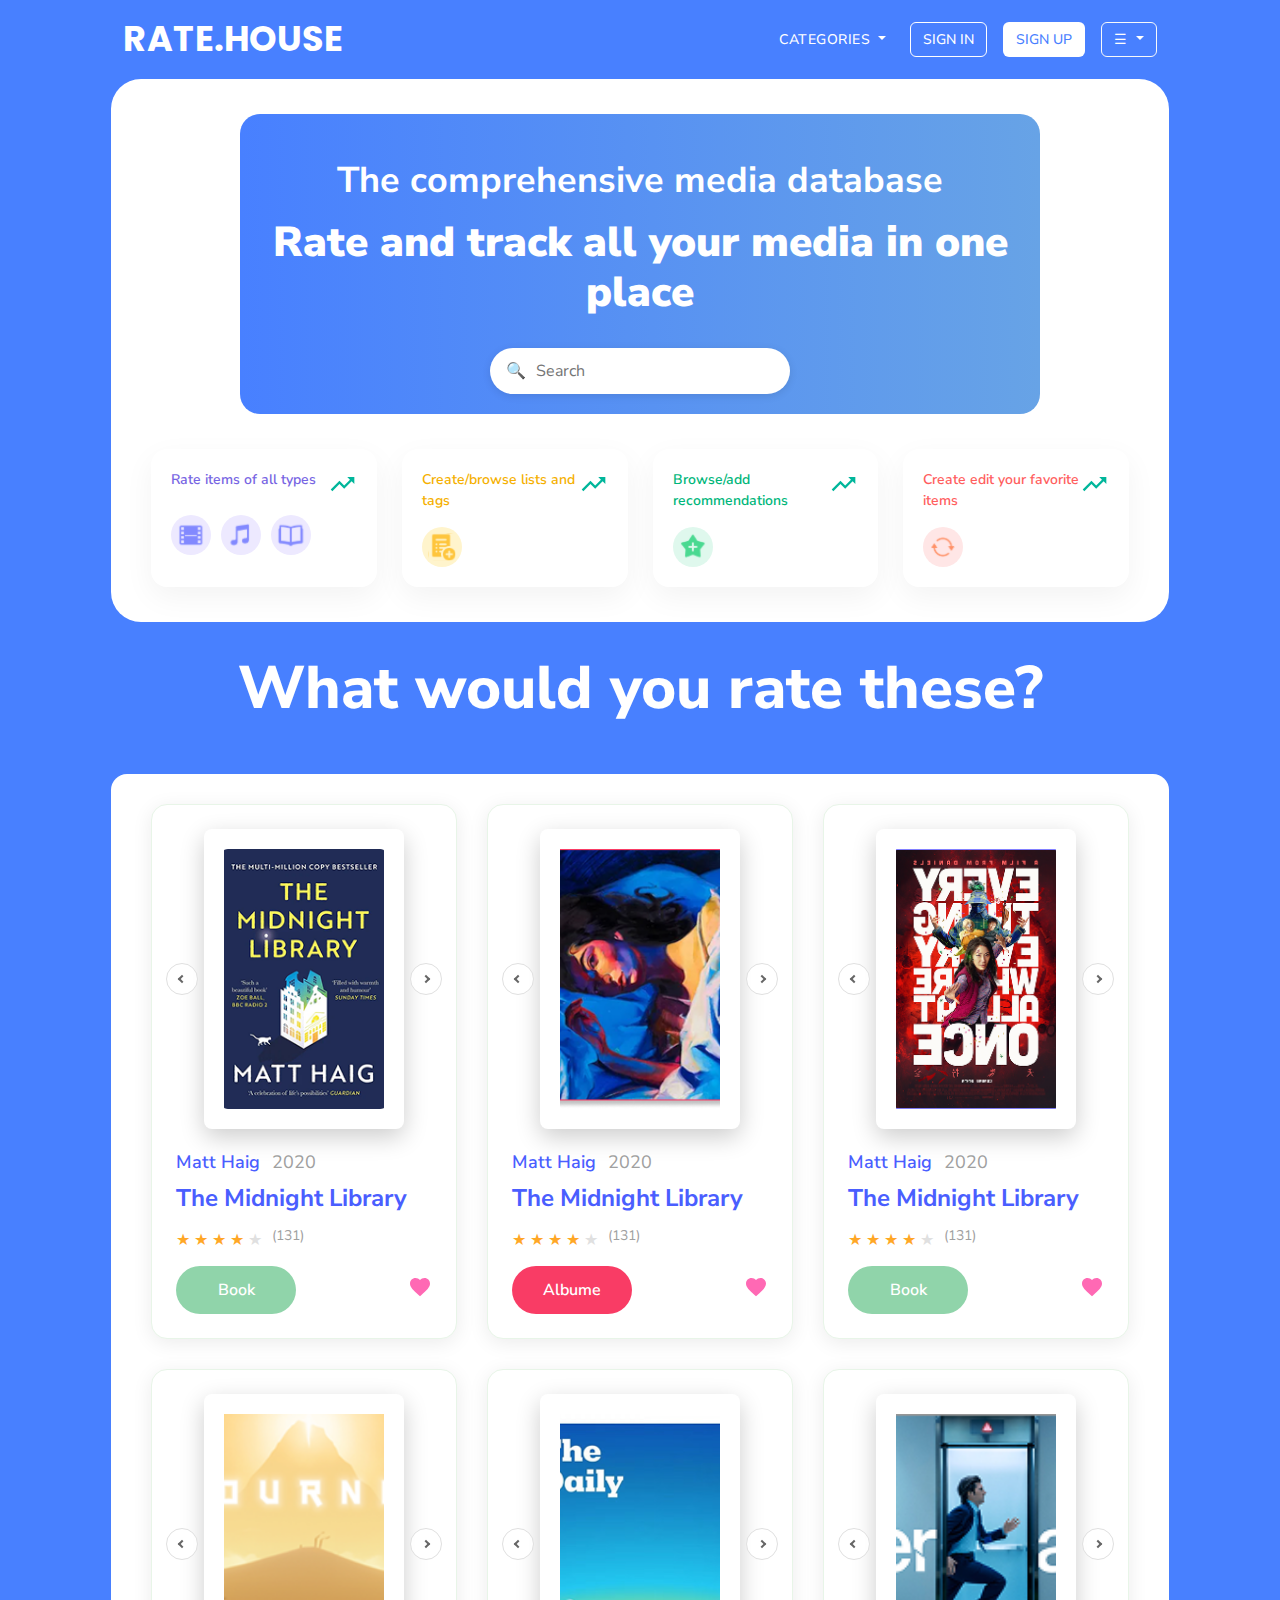
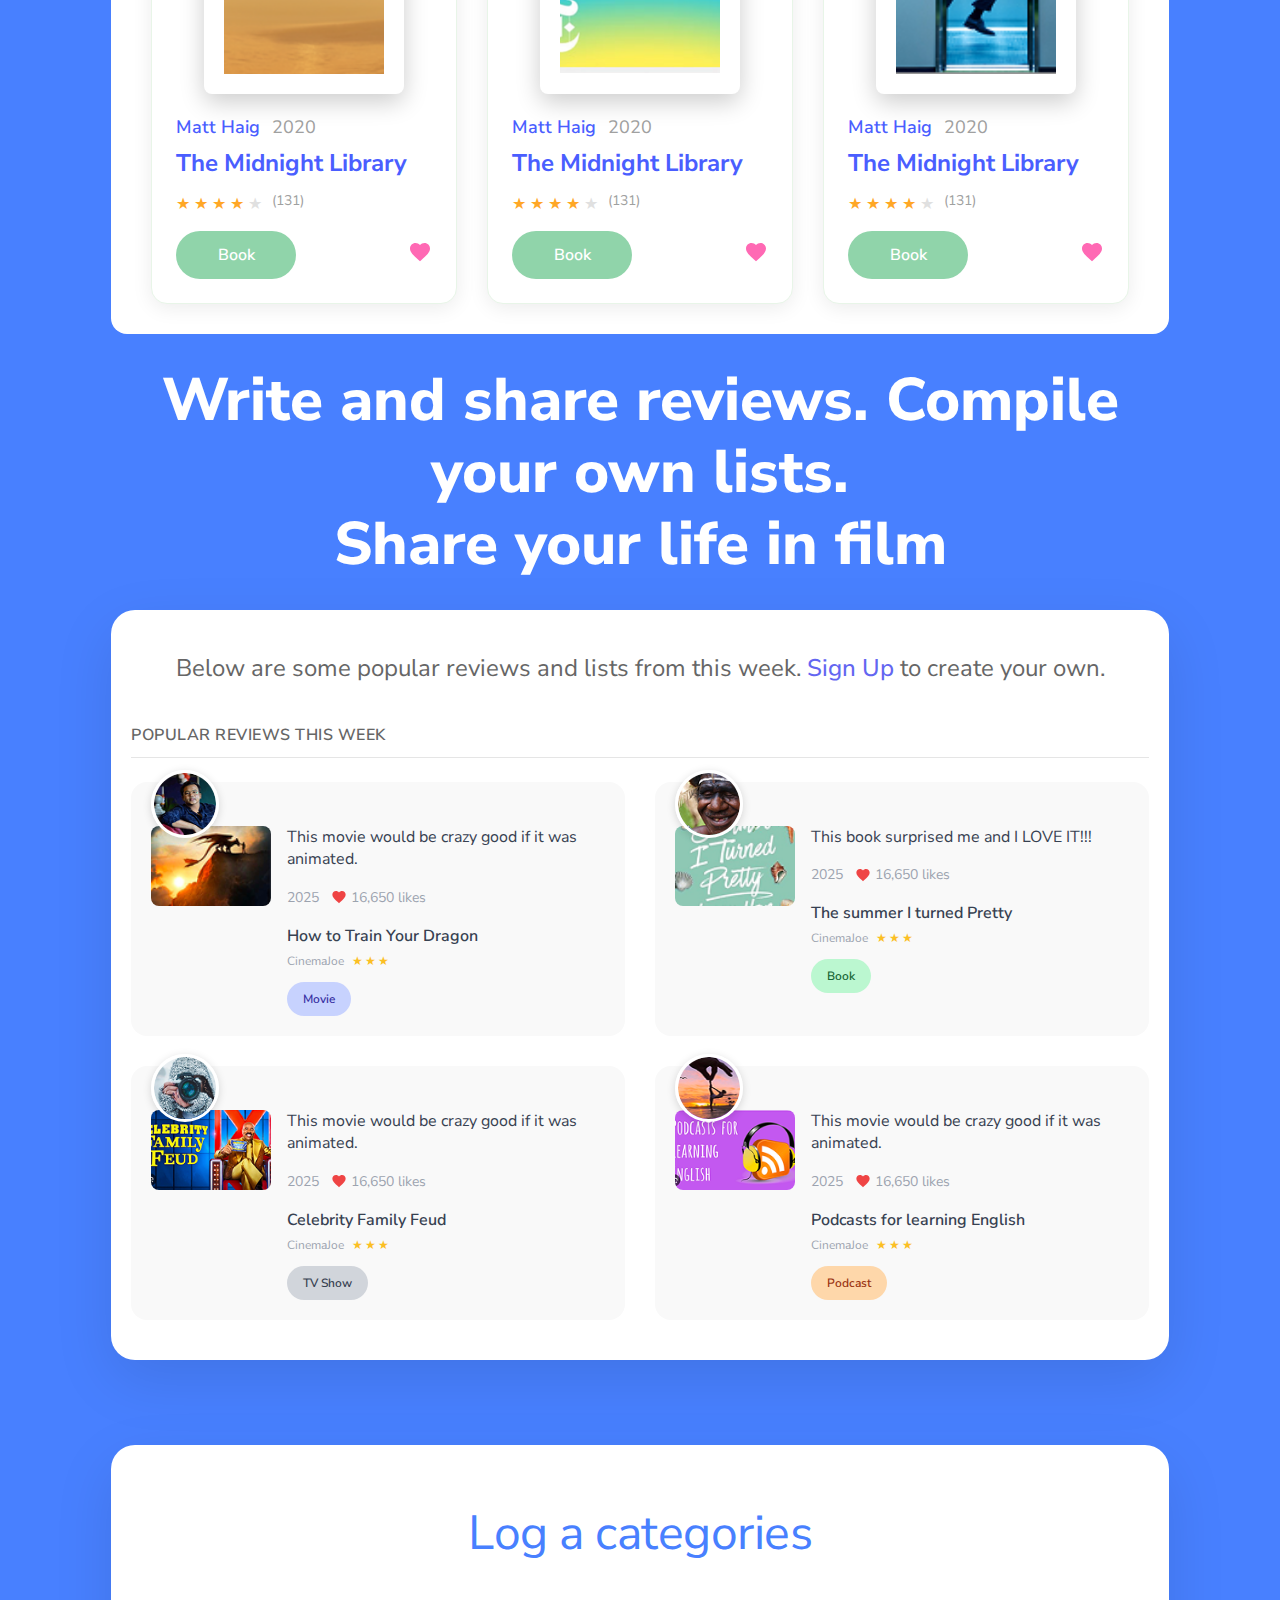
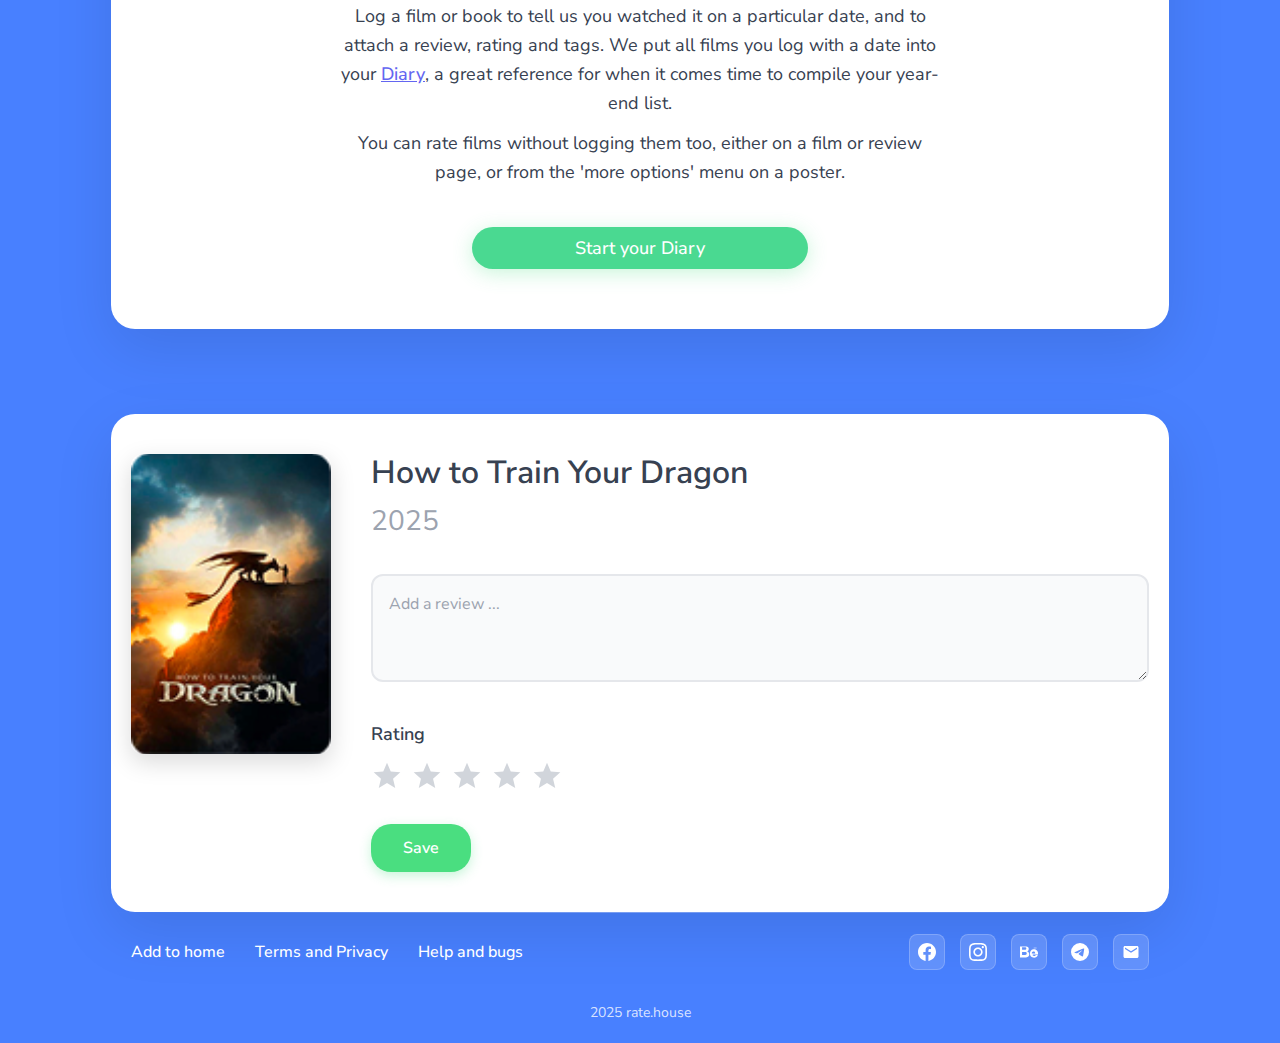
<file: index.html>
<!DOCTYPE html>
<html lang="en">

<head>
    <link rel="preconnect" href="https://fonts.googleapis.com">
    <link rel="preconnect" href="https://fonts.gstatic.com" crossorigin>
    <link
        href="https://fonts.googleapis.com/css2?family=Nunito+Sans:ital,opsz,wght@0,6..12,200..1000;1,6..12,200..1000&display=swap"
        rel="stylesheet">
    <!-- Google Fonts -->
    <link href="https://fonts.googleapis.com/css2?family=Nunito+Sans:wght@800&family=Poppins:wght@400;700&display=swap"
        rel="stylesheet">

    <meta charset="UTF-8">
    <title>Custom Navbar Example</title>
    <meta name="viewport" content="width=device-width, initial-scale=1">
    <!-- Bootstrap CSS -->
    <link href="https://cdn.jsdelivr.net/npm/bootstrap@5.3.0/dist/css/bootstrap.min.css" rel="stylesheet">
    <link href="styles.css" rel="stylesheet">
</head>

<!-- <link href="style.bootstrap.css" rel="stylesheet" type="text/css">
</head> -->

<body>

    <nav class="navbar navbar-expand-lg navbar-custom">
        <div class="container-fluid">
            <!-- Logo -->
            <a class="navbar-brand fw-bold" href="#">RATE.HOUSE</a>

            <!-- Toggler -->
            <button class="navbar-toggler" type="button" data-bs-toggle="collapse" data-bs-target="#navbarMain"
                aria-controls="navbarMain" aria-expanded="false" aria-label="Toggle navigation">
                <span class="navbar-toggler-icon"></span>
            </button>

            <!-- Main navbar -->
            <div class="collapse navbar-collapse justify-content-end" id="navbarMain">
                <ul class="navbar-nav align-items-center">
                    <!-- Categories Dropdown -->
                    <li class="nav-item dropdown">
                        <a class="nav-link dropdown-toggle" href="#" id="categoriesDropdown" role="button"
                            data-bs-toggle="dropdown" aria-expanded="false">
                            Categories
                        </a>
                        <ul class="dropdown-menu" aria-labelledby="categoriesDropdown">
                            <li><a class="dropdown-item" href="#">Music</a></li>
                            <li><a class="dropdown-item" href="#">Movies</a></li>
                            <li><a class="dropdown-item" href="#">Games</a></li>
                            <li><a class="dropdown-item" href="#">Podcasts</a></li>
                            <li><a class="dropdown-item" href="#">TV Shows</a></li>
                            <li><a class="dropdown-item" href="#">Literature</a></li>
                        </ul>
                    </li>
                </ul>

                <!-- Sign In / Sign Up -->
                <div class="d-flex align-items-center ms-3">
                    <a href="./login.html" class="btn btn-signin">Sign In</a>
                    <a href="./sign-up.html" class="btn btn-signup ms-2">Sign Up</a>

                    <!-- Burger Dropdown -->
                    <div class="dropdown ms-3">
                        <button class="btn btn-outline-light dropdown-toggle" type="button" id="menuDropdown"
                            data-bs-toggle="dropdown" aria-expanded="false">
                            ☰
                        </button>
                        <ul class="dropdown-menu dropdown-menu-end" aria-labelledby="menuDropdown">
                            <li><a class="dropdown-item" href="#">Profile</a></li>
                            <li><a class="dropdown-item" href="./contact-page.html">Contact</a></li>
                            <li><a class="dropdown-item" href="#about-us">About Us</a></li>
                        </ul>
                    </div>
                </div>
            </div>
        </div>
    </nav>
    <div class="main-block">
        <div class="main-container">

            <div class="search-block">
                <p class="search-first-text">The comprehensive media database</p>
                <p class="search-second-text">Rate and track all your media in one place</p>
                <div class="search-container">
                    <input type="text" placeholder="Search" class="search-input" />
                </div>

            </div>
        </div>
        <div class="items-container">
            <div class="search-block-item purple">
                <p class="title">Rate items of all types <span>
                        <img src="images/arrow_top.svg" alt="arrow top">
                    </span></p>
                <div class="icons">
                    <div class="icon">
                        <img src="images/main_block_icons/Movie.svg" alt="movie icon" width="28px" height="28px">
                    </div>
                    <div class="icon">
                        <img src="images/main_block_icons/music.svg" alt="movie icon" width="28px" height="28px">
                    </div>
                    <div class="icon">
                        <img src="images/main_block_icons/book.svg" alt="movie icon" width="28px" height="28px">
                    </div>
                </div>
            </div>

            <div class="search-block-item yellow">
                <p class="title">Create/browse lists and tags <span>
                        <img src="images/arrow_top.svg" alt="arrow top">
                    </span></p>
                <div class="icons">
                    <div class="icon">
                        <img src="images/main_block_icons/order.svg" alt="movie icon" width="28px" height="28px">
                    </div>
                </div>
            </div>

            <div class="search-block-item green">
                <p class="title">Browse/add recommendations <span>
                        <img src="images/arrow_top.svg" alt="arrow top">
                    </span></p>
                <div class="icons">
                    <div class="icon">
                        <img src="images/main_block_icons/favorite.svg" alt="movie icon" width="28px" height="28px">
                    </div>
                </div>
            </div>

            <div class="search-block-item red">
                <p class="title">Create edit your favorite items <span>
                        <img src="images/arrow_top.svg" alt="arrow top">
                    </span></p>
                <div class="icons">
                    <div class="icon">
                        <img src="images/main_block_icons/Refresh.svg" alt="movie icon" width="28px" height="28px">
                    </div>
                </div>
            </div>
        </div>
    </div>

    <h2 class="rating-title-text">What would you rate these?</h2>

    <div class="rating-section">


        <div class="cards-grid">
            <!-- 1 -->
            <a href="./book-page.html" style="text-decoration: none; color: inherit;">
                <div class="book-card">
                    <div class="heart-icon">
                        <svg viewBox="0 0 24 24" fill="currentColor">
                            <path
                                d="M12,21.35L10.55,20.03C5.4,15.36 2,12.27 2,8.5 2,5.41 4.42,3 7.5,3C9.24,3 10.91,3.81 12,5.08C13.09,3.81 14.76,3 16.5,3C19.58,3 22,5.41 22,8.5C22,12.27 18.6,15.36 13.45,20.03L12,21.35Z" />
                        </svg>
                    </div>

                    <div class="book-cover-container">
                        <div class="nav-arrow left"></div>
                        <div class="nav-arrow right"></div>

                        <div class="book-cover">
                            <img src="./images/image 1.png" alt="image" />
                        </div>
                    </div>

                    <div class="book-in">
                        <div class="author-year">
                            <span class="author">Matt Haig</span>
                            <span class="year">2020</span>
                        </div>

                        <div class="book-title-info">The Midnight Library</div>

                        <div class="rating-container">
                            <div class="stars">
                                <span class="star filled">★</span>
                                <span class="star filled">★</span>
                                <span class="star filled">★</span>
                                <span class="star filled">★</span>
                                <span class="star empty">★</span>
                            </div>
                            <span class="rating-count">(131)</span>
                        </div>

                        <button class="book-button">Book</button>
                    </div>
                </div>
            </a>

            <!-- 2 -->
            <a href="./news-page.html" style="text-decoration: none; color: inherit;">
                <div class="book-card">
                    <div class="heart-icon">
                        <svg viewBox="0 0 24 24" fill="currentColor">
                            <path
                                d="M12,21.35L10.55,20.03C5.4,15.36 2,12.27 2,8.5 2,5.41 4.42,3 7.5,3C9.24,3 10.91,3.81 12,5.08C13.09,3.81 14.76,3 16.5,3C19.58,3 22,5.41 22,8.5C22,12.27 18.6,15.36 13.45,20.03L12,21.35Z" />
                        </svg>
                    </div>

                    <div class="book-cover-container">
                        <div class="nav-arrow left"></div>
                        <div class="nav-arrow right"></div>

                        <div class="book-cover">
                            <img src="./images/image 2.png" alt="image" />
                        </div>
                    </div>

                    <div class="book-info">
                        <div class="author-year">
                            <span class="author">Matt Haig</span>
                            <span class="year">2020</span>
                        </div>

                        <div class="book-title-info">The Midnight Library</div>

                        <div class="rating-container">
                            <div class="stars">
                                <span class="star filled">★</span>
                                <span class="star filled">★</span>
                                <span class="star filled">★</span>
                                <span class="star filled">★</span>
                                <span class="star empty">★</span>
                            </div>
                            <span class="rating-count">(131)</span>
                        </div>

                        <button class="albume-button">Albume</button>
                    </div>
                </div>
            </a>

            <!-- 3 -->
            <a href="./book-page.html" style="text-decoration: none; color: inherit;">
                <div class="book-card">
                    <div class="heart-icon">
                        <svg viewBox="0 0 24 24" fill="currentColor">
                            <path
                                d="M12,21.35L10.55,20.03C5.4,15.36 2,12.27 2,8.5 2,5.41 4.42,3 7.5,3C9.24,3 10.91,3.81 12,5.08C13.09,3.81 14.76,3 16.5,3C19.58,3 22,5.41 22,8.5C22,12.27 18.6,15.36 13.45,20.03L12,21.35Z" />
                        </svg>
                    </div>

                    <div class="book-cover-container">
                        <div class="nav-arrow left"></div>
                        <div class="nav-arrow right"></div>

                        <div class="book-cover">
                            <img src="./images/image 3.png" alt="image" />
                        </div>
                    </div>

                    <div class="book-info">
                        <div class="author-year">
                            <span class="author">Matt Haig</span>
                            <span class="year">2020</span>
                        </div>

                        <div class="book-title-info">The Midnight Library</div>

                        <div class="rating-container">
                            <div class="stars">
                                <span class="star filled">★</span>
                                <span class="star filled">★</span>
                                <span class="star filled">★</span>
                                <span class="star filled">★</span>
                                <span class="star empty">★</span>
                            </div>
                            <span class="rating-count">(131)</span>
                        </div>

                        <button class="book-button">Book</button>
                    </div>
                </div>
            </a>

            <!-- 4 -->
            <a href="./book-page.html" style="text-decoration: none; color: inherit;">
                <div class="book-card">
                    <div class="heart-icon">
                        <svg viewBox="0 0 24 24" fill="currentColor">
                            <path
                                d="M12,21.35L10.55,20.03C5.4,15.36 2,12.27 2,8.5 2,5.41 4.42,3 7.5,3C9.24,3 10.91,3.81 12,5.08C13.09,3.81 14.76,3 16.5,3C19.58,3 22,5.41 22,8.5C22,12.27 18.6,15.36 13.45,20.03L12,21.35Z" />
                        </svg>
                    </div>

                    <div class="book-cover-container">
                        <div class="nav-arrow left"></div>
                        <div class="nav-arrow right"></div>

                        <div class="book-cover">
                            <img src="./images/image 4.png" alt="image" />
                        </div>
                    </div>

                    <div class="book-info">
                        <div class="author-year">
                            <span class="author">Matt Haig</span>
                            <span class="year">2020</span>
                        </div>

                        <div class="book-title-info">The Midnight Library</div>

                        <div class="rating-container">
                            <div class="stars">
                                <span class="star filled">★</span>
                                <span class="star filled">★</span>
                                <span class="star filled">★</span>
                                <span class="star filled">★</span>
                                <span class="star empty">★</span>
                            </div>
                            <span class="rating-count">(131)</span>
                        </div>

                        <button class="book-button">Book</button>
                    </div>
                </div>
            </a>

            <!-- 5 -->
            <a href="./book-page.html" style="text-decoration: none; color: inherit;">
                <div class="book-card">
                    <div class="heart-icon">
                        <svg viewBox="0 0 24 24" fill="currentColor">
                            <path
                                d="M12,21.35L10.55,20.03C5.4,15.36 2,12.27 2,8.5 2,5.41 4.42,3 7.5,3C9.24,3 10.91,3.81 12,5.08C13.09,3.81 14.76,3 16.5,3C19.58,3 22,5.41 22,8.5C22,12.27 18.6,15.36 13.45,20.03L12,21.35Z" />
                        </svg>
                    </div>

                    <div class="book-cover-container">
                        <div class="nav-arrow left"></div>
                        <div class="nav-arrow right"></div>

                        <div class="book-cover">
                            <img src="./images/image 5.png" alt="image" />
                        </div>
                    </div>

                    <div class="book-info">
                        <div class="author-year">
                            <span class="author">Matt Haig</span>
                            <span class="year">2020</span>
                        </div>

                        <div class="book-title-info">The Midnight Library</div>

                        <div class="rating-container">
                            <div class="stars">
                                <span class="star filled">★</span>
                                <span class="star filled">★</span>
                                <span class="star filled">★</span>
                                <span class="star filled">★</span>
                                <span class="star empty">★</span>
                            </div>
                            <span class="rating-count">(131)</span>
                        </div>

                        <button class="book-button">Book</button>
                    </div>
                </div>
            </a>
            <!-- 6 -->
            <a href="./book-page.html" style="text-decoration: none; color: inherit;">
                <div class="book-card">
                    <div class="heart-icon">
                        <svg viewBox="0 0 24 24" fill="currentColor">
                            <path
                                d="M12,21.35L10.55,20.03C5.4,15.36 2,12.27 2,8.5 2,5.41 4.42,3 7.5,3C9.24,3 10.91,3.81 12,5.08C13.09,3.81 14.76,3 16.5,3C19.58,3 22,5.41 22,8.5C22,12.27 18.6,15.36 13.45,20.03L12,21.35Z" />
                        </svg>
                    </div>

                    <div class="book-cover-container">
                        <div class="nav-arrow left"></div>
                        <div class="nav-arrow right"></div>

                        <div class="book-cover">
                            <img src="./images/image 6.png" alt="image" />
                        </div>
                    </div>

                    <div class="book-info">
                        <div class="author-year">
                            <span class="author">Matt Haig</span>
                            <span class="year">2020</span>
                        </div>

                        <div class="book-title-info">The Midnight Library</div>

                        <div class="rating-container">
                            <div class="stars">
                                <span class="star filled">★</span>
                                <span class="star filled">★</span>
                                <span class="star filled">★</span>
                                <span class="star filled">★</span>
                                <span class="star empty">★</span>
                            </div>
                            <span class="rating-count">(131)</span>
                        </div>

                        <button class="book-button">Book</button>
                    </div>
                </div>
            </a>
        </div>
    </div>

    <h2 class="review-text">Write and share reviews. Compile your own lists. <br />
        Share your life in film</h2>

    <div class="popular-reviews-container">
        <div class="popular-reviews-header">
            <p class="popular-reviews-header-text">
                Below are some popular reviews and lists from this week.
                <a href="#" class="popular-reviews-signup-link">Sign Up</a> to create your own.
            </p>
        </div>

        <h2 class="popular-reviews-section-title">Popular Reviews This Week</h2>

        <div class="popular-reviews-grid">
            <!-- Review 1 -->
            <div class="popular-review-card">
                <div class="popular-review-user-avatar popular-review-avatar-1">
                    <img src="./images/review_images/ava_1.png" alt="ava 1">
                </div>

                <div class="popular-review-content">
                    <div class="popular-review-item-cover popular-review-dragon-cover">
                        <img src="./images/review_images/image_1.png" alt="ava 1">
                    </div>

                    <div class="popular-review-info">
                        <p class="popular-review-text">This movie would be crazy good if it was animated.</p>

                        <div class="popular-review-meta">
                            <span class="popular-review-year">2025</span>
                            <div class="popular-review-likes">
                                <svg class="popular-review-heart-icon" viewBox="0 0 24 24" fill="currentColor">
                                    <path
                                        d="M12,21.35L10.55,20.03C5.4,15.36 2,12.27 2,8.5 2,5.41 4.42,3 7.5,3C9.24,3 10.91,3.81 12,5.08C13.09,3.81 14.76,3 16.5,3C19.58,3 22,5.41 22,8.5C22,12.27 18.6,15.36 13.45,20.03L12,21.35Z" />
                                </svg>
                                16,650 likes
                            </div>
                        </div>

                        <div class="popular-review-item-info">
                            <div class="popular-review-item-title">How to Train Your Dragon</div>
                            <div class="popular-review-item-meta">
                                <span>CinemaJoe</span>
                                <div class="popular-review-rating">
                                    <span class="popular-review-star">★</span>
                                    <span class="popular-review-star">★</span>
                                    <span class="popular-review-star">★</span>
                                </div>
                            </div>
                        </div>

                        <button class="popular-review-category-button popular-review-movie-button">Movie</button>
                    </div>
                </div>
            </div>

            <!-- Review 2 -->
            <div class="popular-review-card">
                <div class="popular-review-user-avatar popular-review-avatar-1">
                    <img src="./images/review_images/ava_2.png" alt="ava 1">
                </div>

                <div class="popular-review-content">
                    <div class="popular-review-item-cover popular-review-dragon-cover">
                        <img src="./images/review_images/image_2.png" alt="ava 1">
                    </div>

                    <div class="popular-review-info">
                        <p class="popular-review-text">This book surprised me and I LOVE IT!!!</p>

                        <div class="popular-review-meta">
                            <span class="popular-review-year">2025</span>
                            <div class="popular-review-likes">
                                <svg class="popular-review-heart-icon" viewBox="0 0 24 24" fill="currentColor">
                                    <path
                                        d="M12,21.35L10.55,20.03C5.4,15.36 2,12.27 2,8.5 2,5.41 4.42,3 7.5,3C9.24,3 10.91,3.81 12,5.08C13.09,3.81 14.76,3 16.5,3C19.58,3 22,5.41 22,8.5C22,12.27 18.6,15.36 13.45,20.03L12,21.35Z" />
                                </svg>
                                16,650 likes
                            </div>
                        </div>

                        <div class="popular-review-item-info">
                            <div class="popular-review-item-title">The summer I turned Pretty</div>
                            <div class="popular-review-item-meta">
                                <span>CinemaJoe</span>
                                <div class="popular-review-rating">
                                    <span class="popular-review-star">★</span>
                                    <span class="popular-review-star">★</span>
                                    <span class="popular-review-star">★</span>
                                </div>
                            </div>
                        </div>

                        <button class="popular-review-category-button popular-review-book-button">Book</button>
                    </div>
                </div>
            </div>

            <!-- Review 3 -->
            <div class="popular-review-card">
                <div class="popular-review-user-avatar popular-review-avatar-1">
                    <img src="./images/review_images/ava_3.png" alt="ava 1">
                </div>

                <div class="popular-review-content">
                    <div class="popular-review-item-cover popular-review-dragon-cover">
                        <img src="./images/review_images/image_3.png" alt="ava 1">
                    </div>

                    <div class="popular-review-info">
                        <p class="popular-review-text">This movie would be crazy good if it was animated.</p>

                        <div class="popular-review-meta">
                            <span class="popular-review-year">2025</span>
                            <div class="popular-review-likes">
                                <svg class="popular-review-heart-icon" viewBox="0 0 24 24" fill="currentColor">
                                    <path
                                        d="M12,21.35L10.55,20.03C5.4,15.36 2,12.27 2,8.5 2,5.41 4.42,3 7.5,3C9.24,3 10.91,3.81 12,5.08C13.09,3.81 14.76,3 16.5,3C19.58,3 22,5.41 22,8.5C22,12.27 18.6,15.36 13.45,20.03L12,21.35Z" />
                                </svg>
                                16,650 likes
                            </div>
                        </div>

                        <div class="popular-review-item-info">
                            <div class="popular-review-item-title">Celebrity Family Feud</div>
                            <div class="popular-review-item-meta">
                                <span>CinemaJoe</span>
                                <div class="popular-review-rating">
                                    <span class="popular-review-star">★</span>
                                    <span class="popular-review-star">★</span>
                                    <span class="popular-review-star">★</span>
                                </div>
                            </div>
                        </div>

                        <button class="popular-review-category-button popular-review-tv-button">TV Show</button>
                    </div>
                </div>
            </div>

            <!-- Review 4 -->
            <div class="popular-review-card">
                <div class="popular-review-user-avatar popular-review-avatar-1">
                    <img src="./images/review_images/ava_4.png" alt="ava 1">
                </div>

                <div class="popular-review-content">
                    <div class="popular-review-item-cover">
                        <img src="./images/review_images/image_4.png" alt="ava 1">
                    </div>

                    <div class="popular-review-info">
                        <p class="popular-review-text">This movie would be crazy good if it was animated.</p>

                        <div class="popular-review-meta">
                            <span class="popular-review-year">2025</span>
                            <div class="popular-review-likes">
                                <svg class="popular-review-heart-icon" viewBox="0 0 24 24" fill="currentColor">
                                    <path
                                        d="M12,21.35L10.55,20.03C5.4,15.36 2,12.27 2,8.5 2,5.41 4.42,3 7.5,3C9.24,3 10.91,3.81 12,5.08C13.09,3.81 14.76,3 16.5,3C19.58,3 22,5.41 22,8.5C22,12.27 18.6,15.36 13.45,20.03L12,21.35Z" />
                                </svg>
                                16,650 likes
                            </div>
                        </div>

                        <div class="popular-review-item-info">
                            <div class="popular-review-item-title">Podcasts for learning English</div>
                            <div class="popular-review-item-meta">
                                <span>CinemaJoe</span>
                                <div class="popular-review-rating">
                                    <span class="popular-review-star">★</span>
                                    <span class="popular-review-star">★</span>
                                    <span class="popular-review-star">★</span>
                                </div>
                            </div>
                        </div>

                        <button class="popular-review-category-button popular-review-podcast-button">Podcast</button>
                    </div>
                </div>
            </div>
        </div>
    </div>

    <div class="log-categories-container" id="about-us">
        <h1 class="log-categories-title">Log a categories</h1>

        <p class="log-categories-description">
            Log a film or book to tell us you watched it on a particular date, and to attach a review, rating and tags.
            We put all films you log with a date into your <a href="#" class="log-categories-diary-link">Diary</a>, a
            great reference for when it comes time to compile your year-end list.
        </p>

        <p class="log-categories-description-secondary">
            You can rate films without logging them too, either on a film or review page, or from the 'more options'
            menu on a poster.
        </p>

        <a href="./movie.html">
            <button class="log-categories-start-button" style="text-decoration: none;" href="./movie.html">Start your
                Diary</button>
        </a>
    </div>

    <div class="movie-review-form-container">
        <div class="movie-review-form-content">
            <img class="movie-review-form-poster" src="./images//review_images/image_1.png" alt="">

            <div class="movie-review-form-info">
                <div class="movie-review-form-header">
                    <div class="movie-review-form-title-section">
                        <h1 class="movie-review-form-title">How to Train Your Dragon</h1>
                        <div class="movie-review-form-year">2025</div>
                    </div>
                </div>

                <div class="movie-review-form-review-section">
                    <textarea class="movie-review-form-review-input" placeholder="Add a review ..." rows="3"></textarea>
                </div>

                <div class="movie-review-form-rating-section">
                    <label class="movie-review-form-rating-label">Rating</label>
                    <div class="movie-review-form-rating-stars">
                        <svg class="movie-review-form-star" viewBox="0 0 24 24" fill="currentColor">
                            <path
                                d="M12,17.27L18.18,21L16.54,13.97L22,9.24L14.81,8.62L12,2L9.19,8.62L2,9.24L7.46,13.97L5.82,21L12,17.27Z" />
                        </svg>
                        <svg class="movie-review-form-star" viewBox="0 0 24 24" fill="currentColor">
                            <path
                                d="M12,17.27L18.18,21L16.54,13.97L22,9.24L14.81,8.62L12,2L9.19,8.62L2,9.24L7.46,13.97L5.82,21L12,17.27Z" />
                        </svg>
                        <svg class="movie-review-form-star" viewBox="0 0 24 24" fill="currentColor">
                            <path
                                d="M12,17.27L18.18,21L16.54,13.97L22,9.24L14.81,8.62L12,2L9.19,8.62L2,9.24L7.46,13.97L5.82,21L12,17.27Z" />
                        </svg>
                        <svg class="movie-review-form-star" viewBox="0 0 24 24" fill="currentColor">
                            <path
                                d="M12,17.27L18.18,21L16.54,13.97L22,9.24L14.81,8.62L12,2L9.19,8.62L2,9.24L7.46,13.97L5.82,21L12,17.27Z" />
                        </svg>
                        <svg class="movie-review-form-star" viewBox="0 0 24 24" fill="currentColor">
                            <path
                                d="M12,17.27L18.18,21L16.54,13.97L22,9.24L14.81,8.62L12,2L9.19,8.62L2,9.24L7.46,13.97L5.82,21L12,17.27Z" />
                        </svg>
                    </div>
                </div>
                <button class="movie-review-form-save-button">Save</button>
            </div>
        </div>
    </div>

    <footer class="footer">
        <div class="footer-container">
            <!-- Левая часть - навигационные ссылки -->
            <div class="footer-links">
                <a href="./index.html" aria-label="Add to home">Add to home</a>
                <a href="#" aria-label="Terms and Privacy">Terms and Privacy</a>
                <a href="#" aria-label="Help and bugs">Help and bugs</a>
            </div>

            <!-- Правая часть - социальные сети и копирайт -->
            <div class="footer-right">
                <!-- Социальные иконки -->
                <div class="social-icons">
                    <!-- Facebook -->
                    <div class="social-icon" aria-label="Facebook">
                        <svg viewBox="0 0 24 24">
                            <path
                                d="M24 12.073c0-6.627-5.373-12-12-12s-12 5.373-12 12c0 5.99 4.388 10.954 10.125 11.854v-8.385H7.078v-3.47h3.047V9.43c0-3.007 1.792-4.669 4.533-4.669 1.312 0 2.686.235 2.686.235v2.953H15.83c-1.491 0-1.956.925-1.956 1.874v2.25h3.328l-.532 3.47h-2.796v8.385C19.612 23.027 24 18.062 24 12.073z" />
                        </svg>
                    </div>

                    <!-- Instagram -->
                    <div class="social-icon" aria-label="Instagram">
                        <svg viewBox="0 0 24 24">
                            <path
                                d="M12 2.163c3.204 0 3.584.012 4.85.07 3.252.148 4.771 1.691 4.919 4.919.058 1.265.069 1.645.069 4.849 0 3.205-.012 3.584-.069 4.849-.149 3.225-1.664 4.771-4.919 4.919-1.266.058-1.644.07-4.85.07-3.204 0-3.584-.012-4.849-.07-3.26-.149-4.771-1.699-4.919-4.92-.058-1.265-.07-1.644-.07-4.849 0-3.204.013-3.583.07-4.849.149-3.227 1.664-4.771 4.919-4.919 1.266-.057 1.645-.069 4.849-.069zm0-2.163c-3.259 0-3.667.014-4.947.072-4.358.2-6.78 2.618-6.98 6.98-.059 1.281-.073 1.689-.073 4.948 0 3.259.014 3.668.072 4.948.2 4.358 2.618 6.78 6.98 6.98 1.281.058 1.689.072 4.948.072 3.259 0 3.668-.014 4.948-.072 4.354-.2 6.782-2.618 6.979-6.98.059-1.28.073-1.689.073-4.948 0-3.259-.014-3.667-.072-4.947-.196-4.354-2.617-6.78-6.979-6.98-1.281-.059-1.69-.073-4.949-.073zm0 5.838c-3.403 0-6.162 2.759-6.162 6.162s2.759 6.163 6.162 6.163 6.162-2.759 6.162-6.163c0-3.403-2.759-6.162-6.162-6.162zm0 10.162c-2.209 0-4-1.79-4-4 0-2.209 1.791-4 4-4s4 1.791 4 4c0 2.21-1.791 4-4 4zm6.406-11.845c-.796 0-1.441.645-1.441 1.44s.645 1.44 1.441 1.44c.795 0 1.439-.645 1.439-1.44s-.644-1.44-1.439-1.44z" />
                        </svg>
                    </div>

                    <!-- Behance -->
                    <div class="social-icon" aria-label="Behance">
                        <svg viewBox="0 0 24 24">
                            <path
                                d="M6.938 4.503c.702 0 1.34.06 1.92.188.577.13 1.07.33 1.485.61.41.28.733.65.96 1.12.225.47.34 1.05.34 1.73 0 .74-.17 1.36-.507 1.86-.338.5-.837.9-1.502 1.22.906.26 1.576.72 2.022 1.37.448.66.665 1.45.665 2.36 0 .75-.13 1.39-.41 1.93-.28.55-.67 1-1.16 1.35-.48.348-1.05.6-1.67.76-.62.16-1.29.24-1.985.24H0V4.51h6.938v-.007zM16.94 16.665c.44.428 1.073.643 1.894.643.59 0 1.1-.148 1.53-.447.424-.29.68-.61.78-.94h2.588c-.403 1.28-1.048 2.2-1.9 2.75-.85.56-1.884.83-3.08.83-.837 0-1.584-.13-2.272-.4-.673-.27-1.24-.65-1.72-1.14-.464-.49-.823-1.08-1.077-1.77-.253-.69-.373-1.45-.373-2.27 0-.803.135-1.54.403-2.23.27-.7.644-1.28 1.12-1.79.495-.51 1.063-.89 1.736-1.15.668-.26 1.403-.4 2.238-.4.926 0 1.703.17 2.384.49.67.32 1.22.77 1.68 1.35.46.58.77 1.25.94 1.98.17.73.39 1.52.39 2.36v.67H16.94v-.005zm2.78-4.72c-.4-.4-.95-.6-1.64-.6-.453 0-.84.09-1.16.27-.32.18-.58.41-.78.7-.2.29-.33.6-.37.93-.05.33-.05.63-.05.9h4.53c-.07-.75-.17-1.51-.53-2.2zM2.77 8.87h3.85c.48 0 .9-.114 1.27-.35.36-.23.54-.65.54-1.26 0-.61-.18-1.02-.54-1.25-.36-.22-.79-.34-1.27-.34H2.77v3.2zm0 7.018h4.2c.54 0 1.01-.13 1.41-.4.4-.27.6-.77.6-1.518 0-.77-.2-1.27-.6-1.54-.4-.26-.87-.4-1.41-.4H2.77v3.86zm15.44-9.61h3.95v.88h-3.95v-.88z" />
                        </svg>
                    </div>

                    <!-- Telegram -->
                    <div class="social-icon" aria-label="Telegram">
                        <svg viewBox="0 0 24 24">
                            <path
                                d="M11.944 0A12 12 0 0 0 0 12a12 12 0 0 0 12 12 12 12 0 0 0 12-12A12 12 0 0 0 12 0a12 12 0 0 0-.056 0zm4.962 7.224c.1-.002.321.023.465.14a.506.506 0 0 1 .171.325c.016.093.036.306.02.472-.18 1.898-.962 6.502-1.36 8.627-.168.9-.499 1.201-.82 1.23-.696.065-1.225-.46-1.9-.902-1.056-.693-1.653-1.124-2.678-1.8-1.185-.78-.417-1.21.258-1.91.177-.184 3.247-2.977 3.307-3.23.007-.032.014-.15-.056-.212s-.174-.041-.249-.024c-.106.024-1.793 1.14-5.061 3.345-.48.33-.913.49-1.302.48-.428-.008-1.252-.241-1.865-.44-.752-.245-1.349-.374-1.297-.789.027-.216.325-.437.893-.663 3.498-1.524 5.83-2.529 6.998-3.014 3.332-1.386 4.025-1.627 4.476-1.635z" />
                        </svg>
                    </div>

                    <!-- Email -->
                    <div class="social-icon" aria-label="Email">
                        <svg viewBox="0 0 24 24">
                            <path
                                d="M20 4H4c-1.1 0-1.99.9-1.99 2L2 18c0 1.1.9 2 2 2h16c1.1 0 2-.9 2-2V6c0-1.1-.9-2-2-2zm0 4l-8 5-8-5V6l8 5 8-5v2z" />
                        </svg>
                    </div>
                </div>

                <!-- Копирайт -->
            </div>
        </div>
        <div class="copyright">
            2025 rate.house
        </div>
    </footer>

    <!-- Bootstrap JS -->
    <script src="https://cdn.jsdelivr.net/npm/bootstrap@5.3.0/dist/js/bootstrap.bundle.min.js"></script>
</body>

</html>
</file>
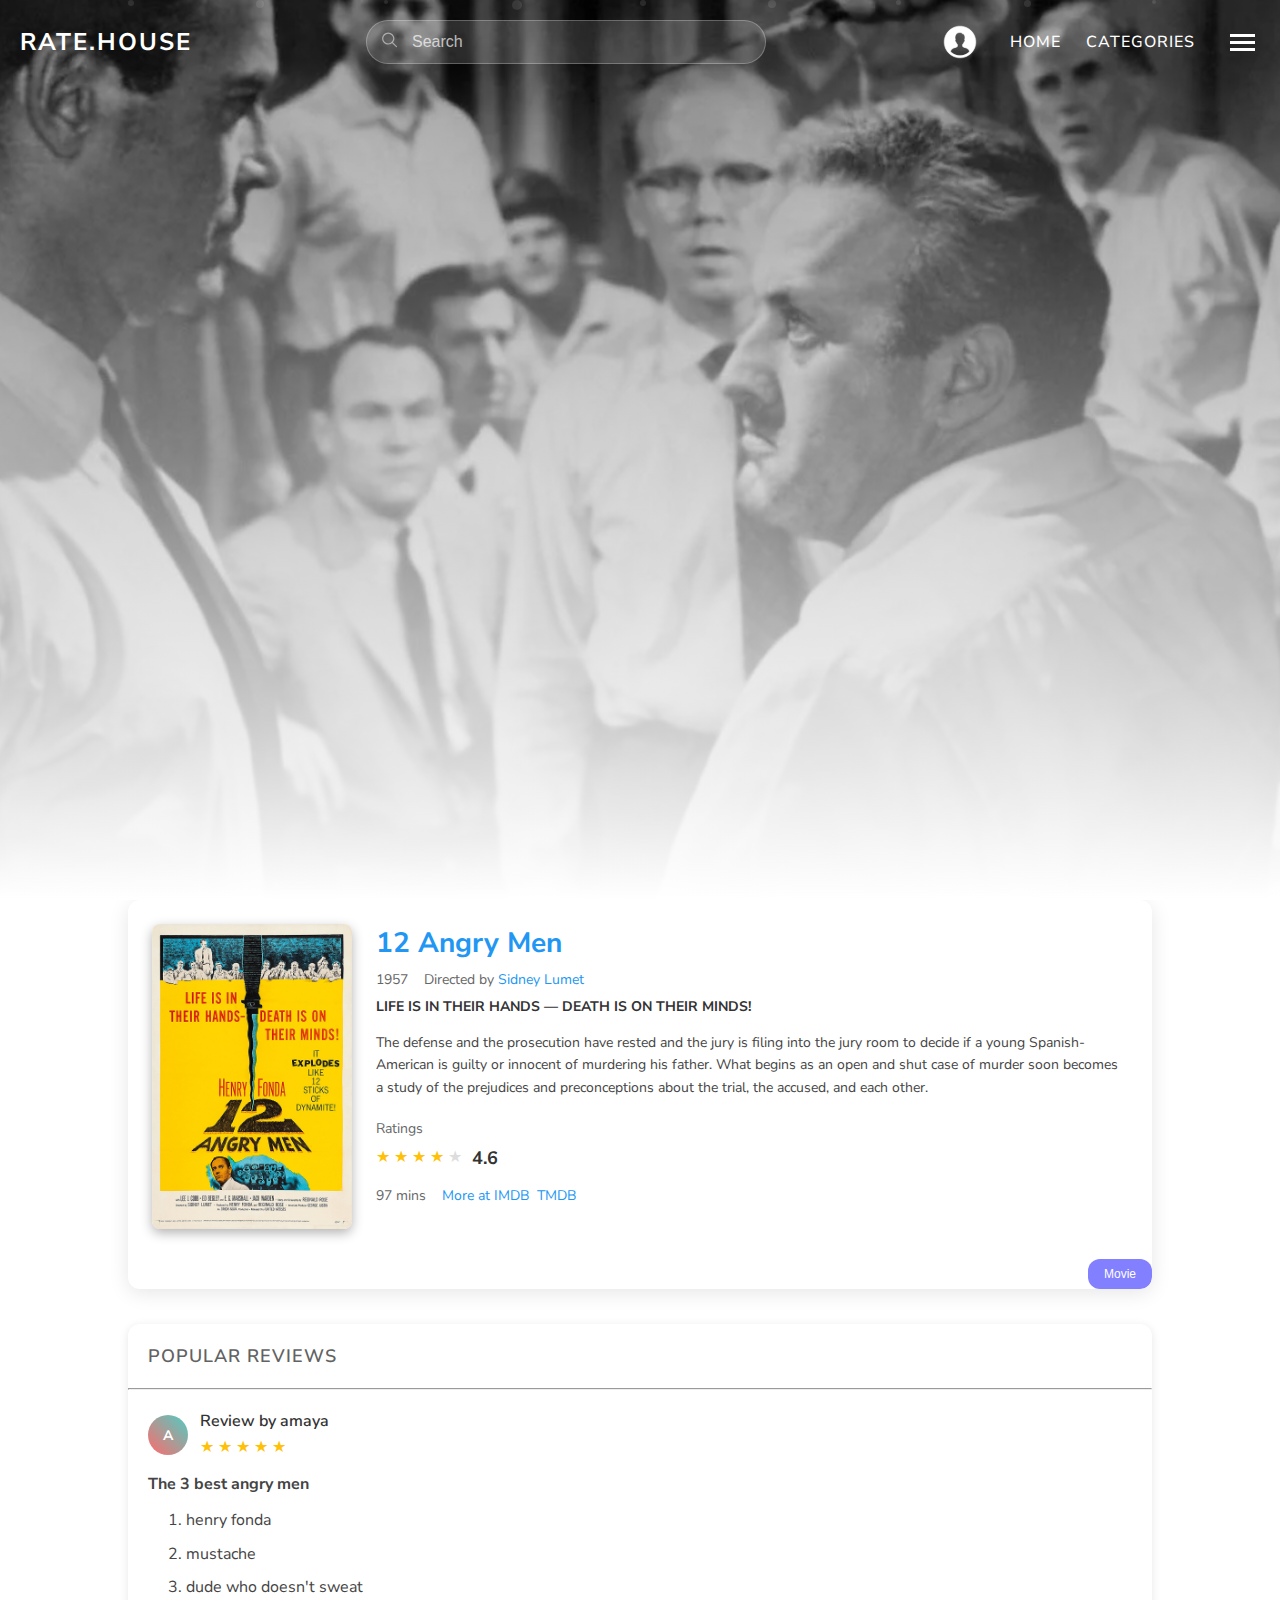
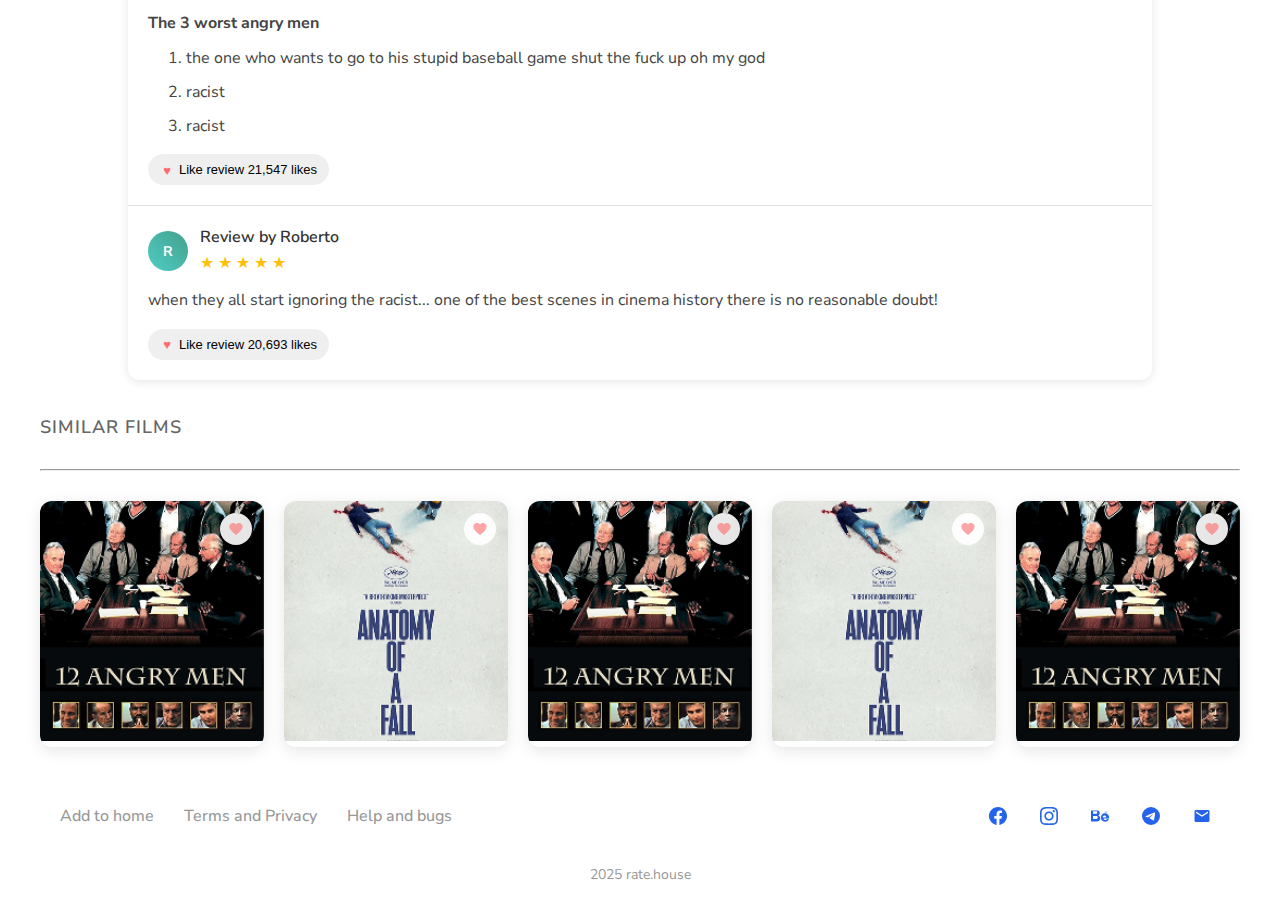
<file: book-page.html>
<!DOCTYPE html>
<html lang="ru">

<head>
    <meta charset="UTF-8">
    <meta name="viewport" content="width=device-width, initial-scale=1.0">
    <title>RATE.HOUSE</title>
    <link href="book-page.css" rel="stylesheet">
    <!-- Google Fonts -->
    <link href="https://fonts.googleapis.com/css2?family=Nunito+Sans:wght@800&family=Poppins:wght@400;700&display=swap"
        rel="stylesheet">
</head>

<body>
    <div class="hero-section">
        <div class="particles">
            <div class="particle"></div>
            <div class="particle"></div>
            <div class="particle"></div>
            <div class="particle"></div>
            <div class="particle"></div>
            <div class="particle"></div>
            <div class="particle"></div>
            <div class="particle"></div>
            <div class="particle"></div>
        </div>

        <header class="header">
            <div class="logo">RATE.HOUSE</div>

            <div class="search-container">
                <div class="search-icon">
                    <img src="./icons/search.svg" alt="search" />
                </div>
                <input type="text" class="search-input" placeholder="Search">
            </div>

            <div class="nav-right">
                <div class="user-icon">
                    <img src="./icons/Profile.svg" alt="profile" width="40px" height="40px" />
                </div>

                <nav class="nav-links">
                    <a href="./index.html" class="nav-link">HOME</a>
                    <a href="#" class="nav-link">CATEGORIES</a>
                </nav>

                <button class="menu-button">
                    <div class="menu-line"></div>
                    <div class="menu-line"></div>
                    <div class="menu-line"></div>
                </button>
            </div>
        </header>
    </div>

    <div class="movie-card">
        <div class="movie-content">
            <div class="poster-container">
                <img src="book.png" alt="12 Angry Men Poster" class="poster">
            </div>

            <div class="movie-info">
                <div class="movie-header">
                    <h1 class="movie-title">12 Angry Men</h1>
                    <div class="movie-meta">
                        <span>1957</span>
                        <span>Directed by <a href="#" class="director-link">Sidney Lumet</a></span>
                    </div>
                    <div class="tagline">LIFE IS IN THEIR HANDS — DEATH IS ON THEIR MINDS!</div>
                </div>

                <div class="description">
                    The defense and the prosecution have rested and the jury is filing into the jury room to decide if a
                    young Spanish-American is guilty or innocent of murdering his father. What begins as an open and
                    shut case of murder soon becomes a study of the prejudices and preconceptions about the trial, the
                    accused, and each other.
                </div>

                <div class="ratings-section">
                    <div class="ratings-label">Ratings</div>
                    <div class="rating-display">
                        <div class="stars">
                            <span class="star">★</span>
                            <span class="star">★</span>
                            <span class="star">★</span>
                            <span class="star">★</span>
                            <span class="star empty">★</span>
                        </div>
                        <span class="rating-number">4.6</span>
                    </div>
                </div>

                <div class="movie-details">
                    <span>97 mins</span>
                    <div class="imdb-links">
                        <a href="#" class="imdb-link">More at IMDB</a>
                        <a href="#" class="imdb-link">TMDB</a>
                    </div>
                </div>
            </div>
        </div>

        <button class="more-button">Movie</button>
    </div>

    <div class="reviews-container">
        <div class="header">
            Popular Reviews
        </div>
        <hr class="review-line" />
        <div class="review">
            <div class="review-header">
                <div class="avatar">A</div>
                <div class="review-info">
                    <div class="reviewer-name">Review by amaya</div>
                    <div class="stars">
                        <span class="star">★</span>
                        <span class="star">★</span>
                        <span class="star">★</span>
                        <span class="star">★</span>
                        <span class="star">★</span>
                    </div>
                </div>
            </div>

            <div class="review-content">
                <strong>The 3 best angry men</strong>
                <ol class="review-list">
                    <li>1. henry fonda</li>
                    <li>2. mustache</li>
                    <li>3. dude who doesn't sweat</li>
                </ol>
                <strong>The 3 worst angry men</strong>
                <ol class="review-list">
                    <li>1. the one who wants to go to his stupid baseball game shut the fuck up oh my god</li>
                    <li>2. racist</li>
                    <li>3. racist</li>
                </ol>
            </div>

            <div class="review-stats">
                <button class="like-button" onclick="toggleLike(this)">
                    <span class="heart">♥</span>
                    Like review 21,547 likes
                </button>
            </div>
        </div>

        <div class="review">
            <div class="review-header">
                <div class="avatar" style="background: linear-gradient(45deg, #4ecdc4, #44a08d);">R</div>
                <div class="review-info">
                    <div class="reviewer-name">Review by Roberto</div>
                    <div class="stars">
                        <span class="star">★</span>
                        <span class="star">★</span>
                        <span class="star">★</span>
                        <span class="star">★</span>
                        <span class="star">★</span>
                    </div>
                </div>
            </div>

            <div class="review-content">
                when they all start ignoring the racist... one of the best scenes in cinema history there is no
                reasonable doubt!
            </div>

            <div class="review-stats">
                <button class="like-button" onclick="toggleLike(this)">
                    <span class="heart">♥</span>
                    Like review 20,693 likes
                </button>
            </div>
        </div>
    </div>

    <div class="similar-films">
        <h2>Similar Films</h2>
        <hr />
        <div class="films-grid">
            <div class="film-card">
                <img src="./icons/book_1.png" alt="12 Angry Men" class="film-poster">
                <div class="film-overlay"></div>
                <div class="film-title">12 Angry Men</div>
                <button class="favorite-btn">
                    <svg class="heart-icon" viewBox="0 0 24 24">
                        <path
                            d="M12 21.35l-1.45-1.32C5.4 15.36 2 12.28 2 8.5 2 5.42 4.42 3 7.5 3c1.74 0 3.41.81 4.5 2.09C13.09 3.81 14.76 3 16.5 3 19.58 3 22 5.42 22 8.5c0 3.78-3.4 6.86-8.55 11.54L12 21.35z" />
                    </svg>
                </button>
            </div>

            <div class="film-card">
                <img src="./icons/book_2.png" alt="Amadeus" class="film-poster">
                <div class="film-overlay"></div>
                <div class="film-title">Amadeus</div>
                <button class="favorite-btn">
                    <svg class="heart-icon" viewBox="0 0 24 24">
                        <path
                            d="M12 21.35l-1.45-1.32C5.4 15.36 2 12.28 2 8.5 2 5.42 4.42 3 7.5 3c1.74 0 3.41.81 4.5 2.09C13.09 3.81 14.76 3 16.5 3 19.58 3 22 5.42 22 8.5c0 3.78-3.4 6.86-8.55 11.54L12 21.35z" />
                    </svg>
                </button>
            </div>

            <div class="film-card">
                <img src="./icons/book_1.png" alt="Dragon" class="film-poster">
                <div class="film-overlay"></div>
                <div class="film-title">Dragon</div>
                <button class="favorite-btn">
                    <svg class="heart-icon" viewBox="0 0 24 24">
                        <path
                            d="M12 21.35l-1.45-1.32C5.4 15.36 2 12.28 2 8.5 2 5.42 4.42 3 7.5 3c1.74 0 3.41.81 4.5 2.09C13.09 3.81 14.76 3 16.5 3 19.58 3 22 5.42 22 8.5c0 3.78-3.4 6.86-8.55 11.54L12 21.35z" />
                    </svg>
                </button>
            </div>

            <div class="film-card">
                <img src="./icons/book_2.png" alt="12 Angry Men" class="film-poster">
                <div class="film-overlay"></div>
                <div class="film-title">12 Angry Men</div>
                <button class="favorite-btn">
                    <svg class="heart-icon" viewBox="0 0 24 24">
                        <path
                            d="M12 21.35l-1.45-1.32C5.4 15.36 2 12.28 2 8.5 2 5.42 4.42 3 7.5 3c1.74 0 3.41.81 4.5 2.09C13.09 3.81 14.76 3 16.5 3 19.58 3 22 5.42 22 8.5c0 3.78-3.4 6.86-8.55 11.54L12 21.35z" />
                    </svg>
                </button>
            </div>

            <div class="film-card">
                <img src="./icons/book_1.png" alt="Amadeus" class="film-poster">
                <div class="film-overlay"></div>
                <div class="film-title">Amadeus</div>
                <button class="favorite-btn">
                    <svg class="heart-icon" viewBox="0 0 24 24">
                        <path
                            d="M12 21.35l-1.45-1.32C5.4 15.36 2 12.28 2 8.5 2 5.42 4.42 3 7.5 3c1.74 0 3.41.81 4.5 2.09C13.09 3.81 14.76 3 16.5 3 19.58 3 22 5.42 22 8.5c0 3.78-3.4 6.86-8.55 11.54L12 21.35z" />
                    </svg>
                </button>
            </div>
        </div>
    </div>
    <footer class="footer">
        <div class="footer-container">
            <!-- Левая часть - навигационные ссылки -->
            <div class="footer-links">
                <a href="./index.html" aria-label="Add to home">Add to home</a>
                <a href="#" aria-label="Terms and Privacy">Terms and Privacy</a>
                <a href="#" aria-label="Help and bugs">Help and bugs</a>
            </div>

            <!-- Правая часть - социальные сети и копирайт -->
            <div class="footer-right">
                <!-- Социальные иконки -->
                <div class="social-icons">
                    <!-- Facebook -->
                    <div class="social-icon" aria-label="Facebook">
                        <svg viewBox="0 0 24 24">
                            <path
                                d="M24 12.073c0-6.627-5.373-12-12-12s-12 5.373-12 12c0 5.99 4.388 10.954 10.125 11.854v-8.385H7.078v-3.47h3.047V9.43c0-3.007 1.792-4.669 4.533-4.669 1.312 0 2.686.235 2.686.235v2.953H15.83c-1.491 0-1.956.925-1.956 1.874v2.25h3.328l-.532 3.47h-2.796v8.385C19.612 23.027 24 18.062 24 12.073z" />
                        </svg>
                    </div>

                    <!-- Instagram -->
                    <div class="social-icon" aria-label="Instagram">
                        <svg viewBox="0 0 24 24">
                            <path
                                d="M12 2.163c3.204 0 3.584.012 4.85.07 3.252.148 4.771 1.691 4.919 4.919.058 1.265.069 1.645.069 4.849 0 3.205-.012 3.584-.069 4.849-.149 3.225-1.664 4.771-4.919 4.919-1.266.058-1.644.07-4.85.07-3.204 0-3.584-.012-4.849-.07-3.26-.149-4.771-1.699-4.919-4.92-.058-1.265-.07-1.644-.07-4.849 0-3.204.013-3.583.07-4.849.149-3.227 1.664-4.771 4.919-4.919 1.266-.057 1.645-.069 4.849-.069zm0-2.163c-3.259 0-3.667.014-4.947.072-4.358.2-6.78 2.618-6.98 6.98-.059 1.281-.073 1.689-.073 4.948 0 3.259.014 3.668.072 4.948.2 4.358 2.618 6.78 6.98 6.98 1.281.058 1.689.072 4.948.072 3.259 0 3.668-.014 4.948-.072 4.354-.2 6.782-2.618 6.979-6.98.059-1.28.073-1.689.073-4.948 0-3.259-.014-3.667-.072-4.947-.196-4.354-2.617-6.78-6.979-6.98-1.281-.059-1.69-.073-4.949-.073zm0 5.838c-3.403 0-6.162 2.759-6.162 6.162s2.759 6.163 6.162 6.163 6.162-2.759 6.162-6.163c0-3.403-2.759-6.162-6.162-6.162zm0 10.162c-2.209 0-4-1.79-4-4 0-2.209 1.791-4 4-4s4 1.791 4 4c0 2.21-1.791 4-4 4zm6.406-11.845c-.796 0-1.441.645-1.441 1.44s.645 1.44 1.441 1.44c.795 0 1.439-.645 1.439-1.44s-.644-1.44-1.439-1.44z" />
                        </svg>
                    </div>

                    <!-- Behance -->
                    <div class="social-icon" aria-label="Behance">
                        <svg viewBox="0 0 24 24">
                            <path
                                d="M6.938 4.503c.702 0 1.34.06 1.92.188.577.13 1.07.33 1.485.61.41.28.733.65.96 1.12.225.47.34 1.05.34 1.73 0 .74-.17 1.36-.507 1.86-.338.5-.837.9-1.502 1.22.906.26 1.576.72 2.022 1.37.448.66.665 1.45.665 2.36 0 .75-.13 1.39-.41 1.93-.28.55-.67 1-1.16 1.35-.48.348-1.05.6-1.67.76-.62.16-1.29.24-1.985.24H0V4.51h6.938v-.007zM16.94 16.665c.44.428 1.073.643 1.894.643.59 0 1.1-.148 1.53-.447.424-.29.68-.61.78-.94h2.588c-.403 1.28-1.048 2.2-1.9 2.75-.85.56-1.884.83-3.08.83-.837 0-1.584-.13-2.272-.4-.673-.27-1.24-.65-1.72-1.14-.464-.49-.823-1.08-1.077-1.77-.253-.69-.373-1.45-.373-2.27 0-.803.135-1.54.403-2.23.27-.7.644-1.28 1.12-1.79.495-.51 1.063-.89 1.736-1.15.668-.26 1.403-.4 2.238-.4.926 0 1.703.17 2.384.49.67.32 1.22.77 1.68 1.35.46.58.77 1.25.94 1.98.17.73.39 1.52.39 2.36v.67H16.94v-.005zm2.78-4.72c-.4-.4-.95-.6-1.64-.6-.453 0-.84.09-1.16.27-.32.18-.58.41-.78.7-.2.29-.33.6-.37.93-.05.33-.05.63-.05.9h4.53c-.07-.75-.17-1.51-.53-2.2zM2.77 8.87h3.85c.48 0 .9-.114 1.27-.35.36-.23.54-.65.54-1.26 0-.61-.18-1.02-.54-1.25-.36-.22-.79-.34-1.27-.34H2.77v3.2zm0 7.018h4.2c.54 0 1.01-.13 1.41-.4.4-.27.6-.77.6-1.518 0-.77-.2-1.27-.6-1.54-.4-.26-.87-.4-1.41-.4H2.77v3.86zm15.44-9.61h3.95v.88h-3.95v-.88z" />
                        </svg>
                    </div>

                    <!-- Telegram -->
                    <div class="social-icon" aria-label="Telegram">
                        <svg viewBox="0 0 24 24">
                            <path
                                d="M11.944 0A12 12 0 0 0 0 12a12 12 0 0 0 12 12 12 12 0 0 0 12-12A12 12 0 0 0 12 0a12 12 0 0 0-.056 0zm4.962 7.224c.1-.002.321.023.465.14a.506.506 0 0 1 .171.325c.016.093.036.306.02.472-.18 1.898-.962 6.502-1.36 8.627-.168.9-.499 1.201-.82 1.23-.696.065-1.225-.46-1.9-.902-1.056-.693-1.653-1.124-2.678-1.8-1.185-.78-.417-1.21.258-1.91.177-.184 3.247-2.977 3.307-3.23.007-.032.014-.15-.056-.212s-.174-.041-.249-.024c-.106.024-1.793 1.14-5.061 3.345-.48.33-.913.49-1.302.48-.428-.008-1.252-.241-1.865-.44-.752-.245-1.349-.374-1.297-.789.027-.216.325-.437.893-.663 3.498-1.524 5.83-2.529 6.998-3.014 3.332-1.386 4.025-1.627 4.476-1.635z" />
                        </svg>
                    </div>

                    <!-- Email -->
                    <div class="social-icon" aria-label="Email">
                        <svg viewBox="0 0 24 24">
                            <path
                                d="M20 4H4c-1.1 0-1.99.9-1.99 2L2 18c0 1.1.9 2 2 2h16c1.1 0 2-.9 2-2V6c0-1.1-.9-2-2-2zm0 4l-8 5-8-5V6l8 5 8-5v2z" />
                        </svg>
                    </div>
                </div>

                <!-- Копирайт -->
            </div>
        </div>
        <div class="copyright">
            2025 rate.house
        </div>
    </footer>

    <script>
        function toggleLike(button) {
            button.classList.toggle('liked');
            button.classList.add('animate');

            setTimeout(() => {
                button.classList.remove('animate');
            }, 300);

            // Update like count (example)
            const currentText = button.textContent;
            const match = currentText.match(/(\d+,?\d*)/);
            if (match) {
                let count = parseInt(match[1].replace(',', ''));
                if (button.classList.contains('liked')) {
                    count++;
                } else {
                    count--;
                }
                const formattedCount = count.toLocaleString();
                button.innerHTML = `<span class="heart">♥</span> Like review ${formattedCount} likes`;
            }
        }
    </script>

    <script>
        // Smooth scrolling for CTA button
        document.querySelector('.cta-button').addEventListener('click', function (e) {
            e.preventDefault();
            // Add your navigation logic here
            console.log('CTA button clicked');
        });

        // Search functionality
        document.querySelector('.search-input').addEventListener('keypress', function (e) {
            if (e.key === 'Enter') {
                console.log('Search for:', this.value);
                // Add your search logic here
            }
        });

        // Menu button animation
        document.querySelector('.menu-button').addEventListener('click', function () {
            this.classList.toggle('active');
            // Add mobile menu toggle logic here
        });

        // Particle animation restart
        setInterval(() => {
            const particles = document.querySelectorAll('.particle');
            particles.forEach(particle => {
                particle.style.animationDelay = Math.random() * 3 + 's';
            });
        }, 10000);
    </script>
</body>

</html>
</file>
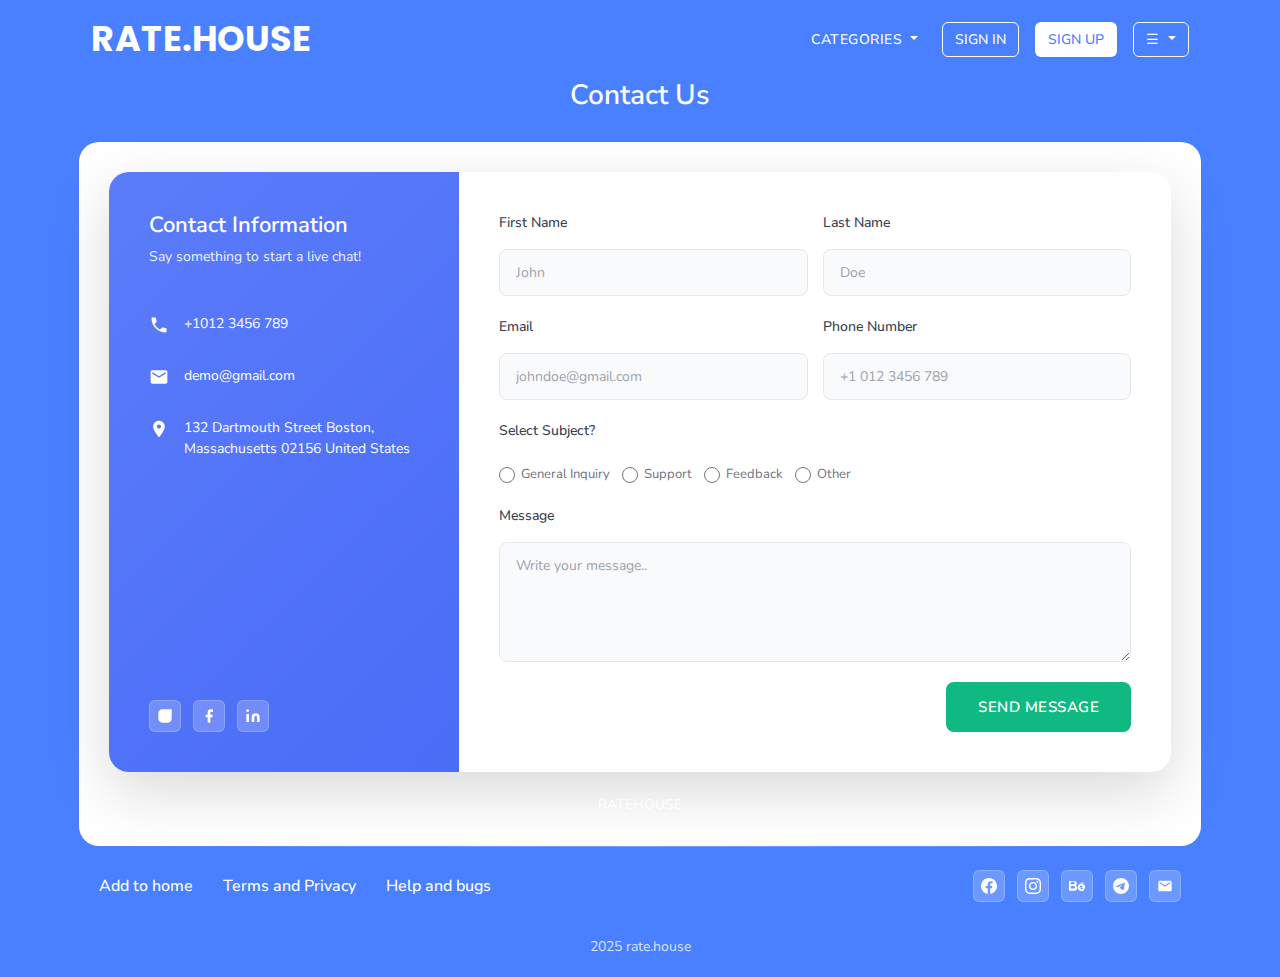
<file: contact-page.html>
<!DOCTYPE html>
<html lang="en">

<head>
    <meta charset="UTF-8">
    <meta name="viewport" content="width=device-width, initial-scale=1.0">
    <title>Rate House</title>
    <link
        href="https://fonts.googleapis.com/css2?family=Nunito+Sans:ital,opsz,wght@0,6..12,200..1000;1,6..12,200..1000&display=swap"
        rel="stylesheet">
    <!-- Google Fonts -->
    <link href="https://fonts.googleapis.com/css2?family=Nunito+Sans:wght@800&family=Poppins:wght@400;700&display=swap"
        rel="stylesheet">
    <link href="https://cdn.jsdelivr.net/npm/bootstrap@5.3.0/dist/css/bootstrap.min.css" rel="stylesheet">
    <link href="contact-page.css" rel="stylesheet">
</head>

<body>
    <nav class="navbar navbar-expand-lg navbar-custom">
        <div class="container-fluid">
            <!-- Logo -->
            <a class="navbar-brand fw-bold" href="./index.html">RATE.HOUSE</a>

            <!-- Toggler -->
            <button class="navbar-toggler" type="button" data-bs-toggle="collapse" data-bs-target="#navbarMain"
                aria-controls="navbarMain" aria-expanded="false" aria-label="Toggle navigation">
                <span class="navbar-toggler-icon"></span>
            </button>

            <!-- Main navbar -->
            <div class="collapse navbar-collapse justify-content-end" id="navbarMain">
                <ul class="navbar-nav align-items-center">
                    <!-- Categories Dropdown -->
                    <li class="nav-item dropdown">
                        <a class="nav-link dropdown-toggle" href="#" id="categoriesDropdown" role="button"
                            data-bs-toggle="dropdown" aria-expanded="false">
                            Categories
                        </a>
                        <ul class="dropdown-menu" aria-labelledby="categoriesDropdown">
                            <li><a class="dropdown-item" href="#">Music</a></li>
                            <li><a class="dropdown-item" href="#">Movies</a></li>
                            <li><a class="dropdown-item" href="#">Games</a></li>
                            <li><a class="dropdown-item" href="#">Podcasts</a></li>
                            <li><a class="dropdown-item" href="#">TV Shows</a></li>
                            <li><a class="dropdown-item" href="#">Literature</a></li>
                        </ul>
                    </li>
                </ul>

                <!-- Sign In / Sign Up -->
                <div class="d-flex align-items-center ms-3">
                    <a href="#" class="btn btn-signin">Sign In</a>
                    <a href="#" class="btn btn-signup ms-2">Sign Up</a>

                    <!-- Burger Dropdown -->
                    <div class="dropdown ms-3">
                        <button class="btn btn-outline-light dropdown-toggle" type="button" id="menuDropdown"
                            data-bs-toggle="dropdown" aria-expanded="false">
                            ☰
                        </button>
                        <ul class="dropdown-menu dropdown-menu-end" aria-labelledby="menuDropdown">
                            <li><a class="dropdown-item" href="#">Profile</a></li>
                            <li><a class="dropdown-item" href="#">Contact</a></li>
                            <li><a class="dropdown-item" href="#">About Us</a></li>
                        </ul>
                    </div>
                </div>
            </div>
        </div>
    </nav>
    <h1 class="main-title">Contact Us</h1>
    <div class="contact-wrappper">
        <div class="contact-container">
            <div class="contact-info">
                <div>
                    <h2>Contact Information</h2>
                    <p>Say something to start a live chat!</p>
                </div>

                <div class="contact-item">
                    <svg class="contact-icon" viewBox="0 0 24 24" fill="white">
                        <path
                            d="M6.62 10.79c1.44 2.83 3.76 5.14 6.59 6.59l2.2-2.2c.27-.27.67-.36 1.02-.24 1.12.37 2.33.57 3.57.57.55 0 1 .45 1 1V20c0 .55-.45 1-1 1-9.39 0-17-7.61-17-17 0-.55.45-1 1-1h3.5c.55 0 1 .45 1 1 0 1.25.2 2.45.57 3.57.11.35.03.74-.25 1.02l-2.2 2.2z" />
                    </svg>
                    <div class="contact-text">+1012 3456 789</div>
                </div>

                <div class="contact-item">
                    <svg class="contact-icon" viewBox="0 0 24 24" fill="white">
                        <path
                            d="M20 4H4c-1.1 0-1.99.9-1.99 2L2 18c0 1.1.9 2 2 2h16c1.1 0 2-.9 2-2V6c0-1.1-.9-2-2-2zm0 4l-8 5-8-5V6l8 5 8-5v2z" />
                    </svg>
                    <div class="contact-text">demo@gmail.com</div>
                </div>

                <div class="contact-item">
                    <svg class="contact-icon" viewBox="0 0 24 24" fill="white">
                        <path
                            d="M12 2C8.13 2 5 5.13 5 9c0 5.25 7 13 7 13s7-7.75 7-13c0-3.87-3.13-7-7-7zm0 9.5c-1.38 0-2.5-1.12-2.5-2.5s1.12-2.5 2.5-2.5 2.5 1.12 2.5 2.5-1.12 2.5-2.5 2.5z" />
                    </svg>
                    <div class="contact-text">
                        132 Dartmouth Street Boston,<br>
                        Massachusetts 02156 United States
                    </div>
                </div>

                <div class="social-icons">
                    <div class="social-icon">
                        <svg viewBox="0 0 24 24">
                            <path
                                d="M7.8 2h8.4C19.4 2 22 4.6 22 7.8v8.4c0 3.2-2.6 5.8-5.8 5.8H7.8C4.6 22 2 19.4 2 16.2V7.8C2 4.6 4.6 2 7.8 2z" />
                            <path d="m9 11 3 3L22 4" />
                            <path d="M17 2h5v5" />
                        </svg>
                    </div>
                    <div class="social-icon">
                        <svg viewBox="0 0 24 24">
                            <path d="M18 2h-3a5 5 0 0 0-5 5v3H7v4h3v8h4v-8h3l1-4h-4V7a1 1 0 0 1 1-1h3z" />
                        </svg>
                    </div>
                    <div class="social-icon">
                        <svg viewBox="0 0 24 24">
                            <path d="M16 8a6 6 0 0 1 6 6v7h-4v-7a2 2 0 0 0-2-2 2 2 0 0 0-2 2v7h-4v-7a6 6 0 0 1 6-6z" />
                            <rect x="2" y="9" width="4" height="12" />
                            <circle cx="4" cy="4" r="2" />
                        </svg>
                    </div>
                </div>
            </div>

            <form class="contact-form" onsubmit="submitForm(event)">
                <div class="form-row">
                    <div class="form-group">
                        <label class="form-label">First Name</label>
                        <input type="text" class="form-input" placeholder="John">
                    </div>
                    <div class="form-group">
                        <label class="form-label">Last Name</label>
                        <input type="text" class="form-input" placeholder="Doe">
                    </div>
                </div>

                <div class="form-row">
                    <div class="form-group">
                        <label class="form-label">Email</label>
                        <input type="email" class="form-input" placeholder="johndoe@gmail.com">
                    </div>
                    <div class="form-group">
                        <label class="form-label">Phone Number</label>
                        <input type="tel" class="form-input" placeholder="+1 012 3456 789">
                    </div>
                </div>

                <div class="form-group">
                    <label class="form-label">Select Subject?</label>
                    <div class="subject-options">
                        <div class="subject-option">
                            <input type="radio" id="general" name="subject" value="general" class="subject-radio">
                            <label for="general" class="subject-label">General Inquiry</label>
                        </div>
                        <div class="subject-option">
                            <input type="radio" id="support" name="subject" value="support" class="subject-radio">
                            <label for="support" class="subject-label">Support</label>
                        </div>
                        <div class="subject-option">
                            <input type="radio" id="feedback" name="subject" value="feedback" class="subject-radio">
                            <label for="feedback" class="subject-label">Feedback</label>
                        </div>
                        <div class="subject-option">
                            <input type="radio" id="other" name="subject" value="other" class="subject-radio">
                            <label for="other" class="subject-label">Other</label>
                        </div>
                    </div>
                </div>

                <div class="form-group">
                    <label class="form-label">Message</label>
                    <textarea class="form-input form-textarea" placeholder="Write your message.."></textarea>
                </div>

                <button type="submit" class="submit-btn">Send Message</button>
            </form>
        </div>

        <div class="footer-link">
            <a href="#">RATEHOUSE</a>
        </div>
    </div>

    <script>
        function submitForm(event) {
            event.preventDefault();

            // Собираем данные формы
            const formData = new FormData(event.target);
            const data = Object.fromEntries(formData);

            console.log('Form submitted:', data);

            // Анимация кнопки
            const btn = document.querySelector('.submit-btn');
            btn.style.transform = 'scale(0.95)';
            btn.textContent = 'Sending...';

            setTimeout(() => {
                btn.style.transform = '';
                btn.textContent = 'Message Sent!';
                btn.style.background = '#10B981';

                setTimeout(() => {
                    btn.textContent = 'Send Message';
                    event.target.reset();
                }, 2000);
            }, 1000);
        }

        // Добавляем интерактивность к социальным иконкам
        document.querySelectorAll('.social-icon').forEach(icon => {
            icon.addEventListener('click', () => {
                icon.style.transform = 'scale(0.9)';
                setTimeout(() => {
                    icon.style.transform = '';
                }, 150);
            });
        });
    </script>
    <footer class="footer">
        <div class="footer-container">
            <!-- Левая часть - навигационные ссылки -->
            <div class="footer-links">
                <a href="./index.html" aria-label="Add to home">Add to home</a>
                <a href="#" aria-label="Terms and Privacy">Terms and Privacy</a>
                <a href="#" aria-label="Help and bugs">Help and bugs</a>
            </div>

            <!-- Правая часть - социальные сети и копирайт -->
            <div class="footer-right">
                <!-- Социальные иконки -->
                <div class="social-icons">
                    <!-- Facebook -->
                    <div class="social-icon" aria-label="Facebook">
                        <svg viewBox="0 0 24 24">
                            <path
                                d="M24 12.073c0-6.627-5.373-12-12-12s-12 5.373-12 12c0 5.99 4.388 10.954 10.125 11.854v-8.385H7.078v-3.47h3.047V9.43c0-3.007 1.792-4.669 4.533-4.669 1.312 0 2.686.235 2.686.235v2.953H15.83c-1.491 0-1.956.925-1.956 1.874v2.25h3.328l-.532 3.47h-2.796v8.385C19.612 23.027 24 18.062 24 12.073z" />
                        </svg>
                    </div>

                    <!-- Instagram -->
                    <div class="social-icon" aria-label="Instagram">
                        <svg viewBox="0 0 24 24">
                            <path
                                d="M12 2.163c3.204 0 3.584.012 4.85.07 3.252.148 4.771 1.691 4.919 4.919.058 1.265.069 1.645.069 4.849 0 3.205-.012 3.584-.069 4.849-.149 3.225-1.664 4.771-4.919 4.919-1.266.058-1.644.07-4.85.07-3.204 0-3.584-.012-4.849-.07-3.26-.149-4.771-1.699-4.919-4.92-.058-1.265-.07-1.644-.07-4.849 0-3.204.013-3.583.07-4.849.149-3.227 1.664-4.771 4.919-4.919 1.266-.057 1.645-.069 4.849-.069zm0-2.163c-3.259 0-3.667.014-4.947.072-4.358.2-6.78 2.618-6.98 6.98-.059 1.281-.073 1.689-.073 4.948 0 3.259.014 3.668.072 4.948.2 4.358 2.618 6.78 6.98 6.98 1.281.058 1.689.072 4.948.072 3.259 0 3.668-.014 4.948-.072 4.354-.2 6.782-2.618 6.979-6.98.059-1.28.073-1.689.073-4.948 0-3.259-.014-3.667-.072-4.947-.196-4.354-2.617-6.78-6.979-6.98-1.281-.059-1.69-.073-4.949-.073zm0 5.838c-3.403 0-6.162 2.759-6.162 6.162s2.759 6.163 6.162 6.163 6.162-2.759 6.162-6.163c0-3.403-2.759-6.162-6.162-6.162zm0 10.162c-2.209 0-4-1.79-4-4 0-2.209 1.791-4 4-4s4 1.791 4 4c0 2.21-1.791 4-4 4zm6.406-11.845c-.796 0-1.441.645-1.441 1.44s.645 1.44 1.441 1.44c.795 0 1.439-.645 1.439-1.44s-.644-1.44-1.439-1.44z" />
                        </svg>
                    </div>

                    <!-- Behance -->
                    <div class="social-icon" aria-label="Behance">
                        <svg viewBox="0 0 24 24">
                            <path
                                d="M6.938 4.503c.702 0 1.34.06 1.92.188.577.13 1.07.33 1.485.61.41.28.733.65.96 1.12.225.47.34 1.05.34 1.73 0 .74-.17 1.36-.507 1.86-.338.5-.837.9-1.502 1.22.906.26 1.576.72 2.022 1.37.448.66.665 1.45.665 2.36 0 .75-.13 1.39-.41 1.93-.28.55-.67 1-1.16 1.35-.48.348-1.05.6-1.67.76-.62.16-1.29.24-1.985.24H0V4.51h6.938v-.007zM16.94 16.665c.44.428 1.073.643 1.894.643.59 0 1.1-.148 1.53-.447.424-.29.68-.61.78-.94h2.588c-.403 1.28-1.048 2.2-1.9 2.75-.85.56-1.884.83-3.08.83-.837 0-1.584-.13-2.272-.4-.673-.27-1.24-.65-1.72-1.14-.464-.49-.823-1.08-1.077-1.77-.253-.69-.373-1.45-.373-2.27 0-.803.135-1.54.403-2.23.27-.7.644-1.28 1.12-1.79.495-.51 1.063-.89 1.736-1.15.668-.26 1.403-.4 2.238-.4.926 0 1.703.17 2.384.49.67.32 1.22.77 1.68 1.35.46.58.77 1.25.94 1.98.17.73.39 1.52.39 2.36v.67H16.94v-.005zm2.78-4.72c-.4-.4-.95-.6-1.64-.6-.453 0-.84.09-1.16.27-.32.18-.58.41-.78.7-.2.29-.33.6-.37.93-.05.33-.05.63-.05.9h4.53c-.07-.75-.17-1.51-.53-2.2zM2.77 8.87h3.85c.48 0 .9-.114 1.27-.35.36-.23.54-.65.54-1.26 0-.61-.18-1.02-.54-1.25-.36-.22-.79-.34-1.27-.34H2.77v3.2zm0 7.018h4.2c.54 0 1.01-.13 1.41-.4.4-.27.6-.77.6-1.518 0-.77-.2-1.27-.6-1.54-.4-.26-.87-.4-1.41-.4H2.77v3.86zm15.44-9.61h3.95v.88h-3.95v-.88z" />
                        </svg>
                    </div>

                    <!-- Telegram -->
                    <div class="social-icon" aria-label="Telegram">
                        <svg viewBox="0 0 24 24">
                            <path
                                d="M11.944 0A12 12 0 0 0 0 12a12 12 0 0 0 12 12 12 12 0 0 0 12-12A12 12 0 0 0 12 0a12 12 0 0 0-.056 0zm4.962 7.224c.1-.002.321.023.465.14a.506.506 0 0 1 .171.325c.016.093.036.306.02.472-.18 1.898-.962 6.502-1.36 8.627-.168.9-.499 1.201-.82 1.23-.696.065-1.225-.46-1.9-.902-1.056-.693-1.653-1.124-2.678-1.8-1.185-.78-.417-1.21.258-1.91.177-.184 3.247-2.977 3.307-3.23.007-.032.014-.15-.056-.212s-.174-.041-.249-.024c-.106.024-1.793 1.14-5.061 3.345-.48.33-.913.49-1.302.48-.428-.008-1.252-.241-1.865-.44-.752-.245-1.349-.374-1.297-.789.027-.216.325-.437.893-.663 3.498-1.524 5.83-2.529 6.998-3.014 3.332-1.386 4.025-1.627 4.476-1.635z" />
                        </svg>
                    </div>

                    <!-- Email -->
                    <div class="social-icon" aria-label="Email">
                        <svg viewBox="0 0 24 24">
                            <path
                                d="M20 4H4c-1.1 0-1.99.9-1.99 2L2 18c0 1.1.9 2 2 2h16c1.1 0 2-.9 2-2V6c0-1.1-.9-2-2-2zm0 4l-8 5-8-5V6l8 5 8-5v2z" />
                        </svg>
                    </div>
                </div>

                <!-- Копирайт -->
            </div>
        </div>
        <div class="copyright">
            2025 rate.house
        </div>
    </footer>
</body>

</html>
</file>
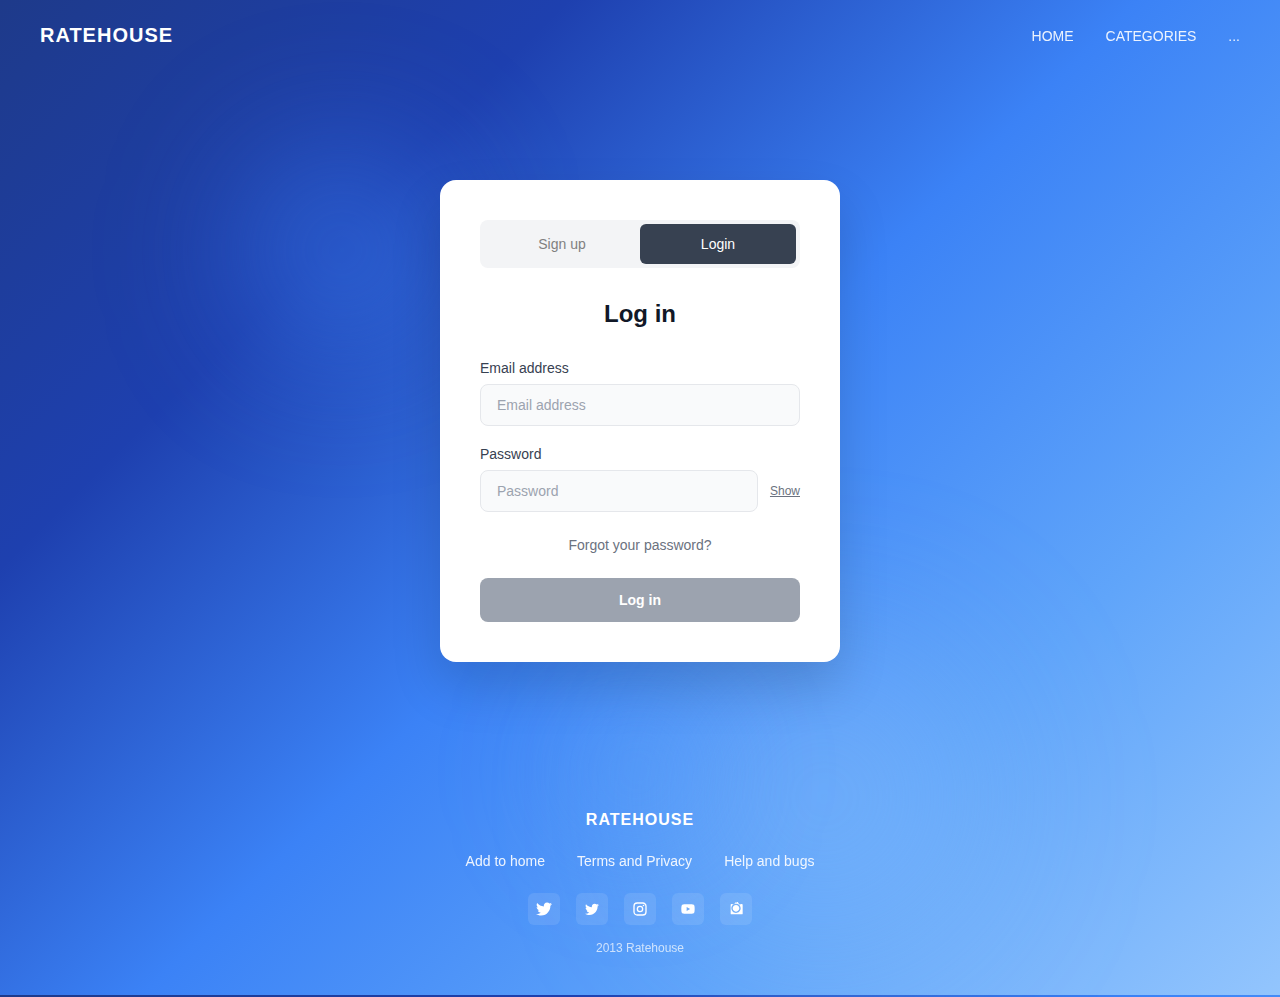
<file: login.html>
<!DOCTYPE html>
<html lang="en">

<head>
    <meta charset="UTF-8">
    <meta name="viewport" content="width=device-width, initial-scale=1.0">
    <title>RATEHOUSE - Log In</title>
    <style>
        * {
            margin: 0;
            padding: 0;
            box-sizing: border-box;
        }

        body {
            font-family: -apple-system, BlinkMacSystemFont, 'Segoe UI', Roboto, 'Helvetica Neue', Arial, sans-serif;
            background: linear-gradient(135deg, #1e3a8a 0%, #1e40af 25%, #3b82f6 50%, #60a5fa 75%, #93c5fd 100%);
            min-height: 100vh;
            position: relative;
            overflow-x: hidden;
        }

        /* Фоновые блуры */
        .bg-blur-1 {
            position: absolute;
            top: 10%;
            left: 15%;
            width: 300px;
            height: 300px;
            background: radial-gradient(circle, rgba(59, 130, 246, 0.6) 0%, rgba(59, 130, 246, 0.2) 50%, transparent 70%);
            border-radius: 50%;
            filter: blur(60px);
            z-index: 1;
        }

        .bg-blur-2 {
            position: absolute;
            top: 60%;
            right: 20%;
            width: 400px;
            height: 400px;
            background: radial-gradient(circle, rgba(147, 197, 253, 0.5) 0%, rgba(147, 197, 253, 0.2) 50%, transparent 70%);
            border-radius: 50%;
            filter: blur(80px);
            z-index: 1;
        }

        .bg-blur-3 {
            position: absolute;
            bottom: 10%;
            left: 40%;
            width: 250px;
            height: 250px;
            background: radial-gradient(circle, rgba(96, 165, 250, 0.4) 0%, rgba(96, 165, 250, 0.1) 50%, transparent 70%);
            border-radius: 50%;
            filter: blur(50px);
            z-index: 1;
        }

        /* Header */
        .header {
            position: relative;
            z-index: 10;
            padding: 24px 40px;
            display: flex;
            justify-content: space-between;
            align-items: center;
        }

        .logo {
            color: white;
            font-size: 20px;
            font-weight: 700;
            letter-spacing: 1px;
        }

        .nav-menu {
            display: flex;
            gap: 32px;
            align-items: center;
        }

        .nav-link {
            color: white;
            text-decoration: none;
            font-size: 14px;
            font-weight: 500;
            opacity: 0.9;
            transition: opacity 0.3s ease;
        }

        .nav-link:hover {
            opacity: 1;
        }

        .hamburger {
            display: none;
            flex-direction: column;
            gap: 4px;
            cursor: pointer;
        }

        .hamburger span {
            width: 20px;
            height: 2px;
            background: white;
            border-radius: 1px;
        }

        /* Main container */
        .main-container {
            position: relative;
            z-index: 10;
            display: flex;
            flex-direction: column;
            align-items: center;
            justify-content: center;
            min-height: calc(100vh - 200px);
            padding: 40px 20px;
        }

        /* Login form */
        .login-form {
            background: white;
            border-radius: 16px;
            padding: 40px;
            width: 100%;
            max-width: 400px;
            box-shadow: 0 25px 50px rgba(0, 0, 0, 0.15);
        }

        .form-tabs {
            display: flex;
            margin-bottom: 32px;
            background: #f3f4f6;
            border-radius: 8px;
            padding: 4px;
        }

        .tab-button {
            flex: 1;
            padding: 12px 16px;
            border: none;
            background: transparent;
            font-size: 14px;
            font-weight: 500;
            color: #6b7280;
            border-radius: 6px;
            cursor: pointer;
            transition: all 0.3s ease;
        }

        .tab-button.active {
            background: #374151;
            color: white;
        }

        .login-title {
            text-align: center;
            font-size: 24px;
            font-weight: 600;
            color: #111827;
            margin-bottom: 32px;
        }

        .form-group {
            margin-bottom: 20px;
        }

        .form-label {
            display: block;
            font-size: 14px;
            font-weight: 500;
            color: #374151;
            margin-bottom: 8px;
        }

        .form-input {
            width: 100%;
            padding: 12px 16px;
            border: 1px solid #e5e7eb;
            border-radius: 8px;
            font-size: 14px;
            background: #f9fafb;
            transition: all 0.3s ease;
        }

        .form-input:focus {
            outline: none;
            border-color: #3b82f6;
            background: white;
            box-shadow: 0 0 0 3px rgba(59, 130, 246, 0.1);
        }

        .form-input::placeholder {
            color: #9ca3af;
        }

        .password-row {
            display: flex;
            align-items: center;
            gap: 12px;
        }

        .password-input {
            flex: 1;
        }

        .show-password {
            background: none;
            border: none;
            color: #6b7280;
            font-size: 12px;
            cursor: pointer;
            padding: 0;
            text-decoration: underline;
        }

        .forgot-password {
            text-align: center;
            margin: 24px 0;
        }

        .forgot-password a {
            color: #6b7280;
            text-decoration: none;
            font-size: 14px;
        }

        .forgot-password a:hover {
            color: #374151;
            text-decoration: underline;
        }

        .login-btn {
            width: 100%;
            padding: 14px 16px;
            background: #9ca3af;
            color: white;
            border: none;
            border-radius: 8px;
            font-size: 14px;
            font-weight: 600;
            cursor: pointer;
            transition: all 0.3s ease;
        }

        .login-btn:hover {
            background: #6b7280;
        }

        .login-btn.active {
            background: #3b82f6;
        }

        .login-btn.active:hover {
            background: #2563eb;
        }

        /* Footer */
        .footer {
            position: relative;
            z-index: 10;
            text-align: center;
            padding: 40px 20px;
        }

        .footer-brand {
            color: white;
            font-size: 16px;
            font-weight: 600;
            margin-bottom: 24px;
            letter-spacing: 1px;
        }

        .footer-links {
            display: flex;
            justify-content: center;
            gap: 32px;
            margin-bottom: 24px;
            flex-wrap: wrap;
        }

        .footer-link {
            color: white;
            text-decoration: none;
            font-size: 14px;
            opacity: 0.9;
            transition: opacity 0.3s ease;
        }

        .footer-link:hover {
            opacity: 1;
        }

        .social-icons {
            display: flex;
            justify-content: center;
            gap: 16px;
            margin-bottom: 16px;
        }

        .social-icon-link {
            display: flex;
            align-items: center;
            justify-content: center;
            width: 32px;
            height: 32px;
            background: rgba(255, 255, 255, 0.1);
            border-radius: 6px;
            transition: all 0.3s ease;
        }

        .social-icon-link:hover {
            background: rgba(255, 255, 255, 0.2);
        }

        .social-icon-link svg {
            width: 16px;
            height: 16px;
            fill: white;
        }

        .copyright {
            color: white;
            font-size: 12px;
            opacity: 0.7;
        }

        /* Адаптивность */
        @media (max-width: 768px) {
            .header {
                padding: 20px 24px;
            }

            .nav-menu {
                display: none;
            }

            .hamburger {
                display: flex;
            }

            .login-form {
                padding: 32px 24px;
                margin: 0 16px;
            }

            .footer-links {
                gap: 24px;
            }
        }

        @media (max-width: 480px) {
            .header {
                padding: 16px 20px;
            }

            .logo {
                font-size: 18px;
            }

            .login-form {
                padding: 24px 20px;
                margin: 0 12px;
            }

            .login-title {
                font-size: 22px;
            }

            .footer-links {
                flex-direction: column;
                gap: 16px;
            }

            .social-icons {
                gap: 12px;
            }

            .password-row {
                flex-direction: column;
                align-items: flex-start;
                gap: 8px;
            }

            .show-password {
                align-self: flex-end;
            }
        }

        @media (max-width: 320px) {
            .login-form {
                padding: 20px 16px;
                margin: 0 8px;
            }

            .form-input {
                padding: 10px 12px;
            }

            .login-btn {
                padding: 12px 16px;
            }
        }
    </style>
</head>

<body>
    <div class="bg-blur-1"></div>
    <div class="bg-blur-2"></div>
    <div class="bg-blur-3"></div>

    <header class="header">
        <div class="logo">
            <a href="./index.html" style="text-decoration: none; color: white;">
                RATEHOUSE
            </a>
        </div>
        <nav class="nav-menu">
            <a href="./index.html" class="nav-link">HOME</a>
            <a href="#" class="nav-link">CATEGORIES</a>
            <a href="#" class="nav-link">...</a>
        </nav>
        <div class="hamburger">
            <span></span>
            <span></span>
            <span></span>
        </div>
    </header>

    <main class="main-container">
        <form class="login-form">
            <div class="form-tabs">
                <a style="text-align: center; text-decoration: none; color: gray;" class="tab-button"
                    href="./sign-up.html">
                    Sign up
                </a>
                <a style="text-align: center; text-decoration: none; color:  color;" class="tab-button active"
                    href="./login.html">
                    Login
                </a>
            </div>

            <h1 class="login-title">Log in</h1>

            <div class="form-group">
                <label class="form-label">Email address</label>
                <input type="email" class="form-input" placeholder="Email address" required>
            </div>

            <div class="form-group">
                <label class="form-label">Password</label>
                <div class="password-row">
                    <input type="password" class="form-input password-input" placeholder="Password" id="passwordInput"
                        required>
                    <button type="button" class="show-password" onclick="togglePassword()">Show</button>
                </div>
            </div>

            <div class="forgot-password">
                <a href="#">Forgot your password?</a>
            </div>

            <button type="submit" class="login-btn" id="loginBtn">Log in</button>
        </form>
    </main>

    <footer class="footer">
        <div class="footer-brand">RATEHOUSE</div>

        <div class="footer-links">
            <a href="#" class="footer-link">Add to home</a>
            <a href="#" class="footer-link">Terms and Privacy</a>
            <a href="#" class="footer-link">Help and bugs</a>
        </div>

        <div class="social-icons">
            <a href="#" class="social-icon-link">
                <svg viewBox="0 0 24 24">
                    <path
                        d="M24 4.557c-.883.392-1.832.656-2.828.775 1.017-.609 1.798-1.574 2.165-2.724-.951.564-2.005.974-3.127 1.195-.897-.957-2.178-1.555-3.594-1.555-3.179 0-5.515 2.966-4.797 6.045-4.091-.205-7.719-2.165-10.148-5.144-1.29 2.213-.669 5.108 1.523 6.574-.806-.026-1.566-.247-2.229-.616-.054 2.281 1.581 4.415 3.949 4.89-.693.188-1.452.232-2.224.084.626 1.956 2.444 3.379 4.6 3.419-2.07 1.623-4.678 2.348-7.29 2.04 2.179 1.397 4.768 2.212 7.548 2.212 9.142 0 14.307-7.721 13.995-14.646.962-.695 1.797-1.562 2.457-2.549z" />
                </svg>
            </a>
            <a href="#" class="social-icon-link">
                <svg viewBox="0 0 24 24">
                    <path
                        d="M22.46 6c-.77.35-1.6.58-2.46.69.88-.53 1.56-1.37 1.88-2.38-.83.5-1.75.85-2.72 1.05C18.37 4.5 17.26 4 16 4c-2.35 0-4.27 1.92-4.27 4.29 0 .34.04.67.11.98C8.28 9.09 5.11 7.38 3 4.79c-.37.63-.58 1.37-.58 2.15 0 1.49.75 2.81 1.91 3.56-.71 0-1.37-.2-1.95-.5v.03c0 2.08 1.48 3.82 3.44 4.21a4.22 4.22 0 0 1-1.93.07 4.28 4.28 0 0 0 4 2.98 8.521 8.521 0 0 1-5.33 1.84c-.34 0-.68-.02-1.02-.06C3.44 20.29 5.7 21 8.12 21 16 21 20.33 14.46 20.33 8.79c0-.19 0-.37-.01-.56.84-.6 1.56-1.36 2.14-2.23z" />
                </svg>
            </a>
            <a href="#" class="social-icon-link">
                <svg viewBox="0 0 24 24">
                    <path
                        d="M7.8 2h8.4C19.4 2 22 4.6 22 7.8v8.4a5.8 5.8 0 0 1-5.8 5.8H7.8C4.6 22 2 19.4 2 16.2V7.8A5.8 5.8 0 0 1 7.8 2m-.2 2A3.6 3.6 0 0 0 4 7.6v8.8C4 18.39 5.61 20 7.6 20h8.8a3.6 3.6 0 0 0 3.6-3.6V7.6C20 5.61 18.39 4 16.4 4H7.6m9.65 1.5a1.25 1.25 0 0 1 1.25 1.25A1.25 1.25 0 0 1 17.25 8 1.25 1.25 0 0 1 16 6.75a1.25 1.25 0 0 1 1.25-1.25M12 7a5 5 0 0 1 5 5 5 5 0 0 1-5 5 5 5 0 0 1-5-5 5 5 0 0 1 5-5m0 2a3 3 0 0 0-3 3 3 3 0 0 0 3 3 3 3 0 0 0 3-3 3 3 0 0 0-3-3z" />
                </svg>
            </a>
            <a href="#" class="social-icon-link">
                <svg viewBox="0 0 24 24">
                    <path
                        d="M21.593 7.203a2.506 2.506 0 0 0-1.762-1.766C18.265 5.007 12 5 12 5s-6.264-.007-7.831.404a2.56 2.56 0 0 0-1.766 1.778c-.413 1.566-.417 4.814-.417 4.814s-.004 3.264.406 4.814c.23.857.905 1.534 1.763 1.765 1.582.43 7.83.437 7.83.437s6.265.007 7.831-.403a2.515 2.515 0 0 0 1.767-1.763c.414-1.565.417-4.812.417-4.812s.02-3.265-.407-4.831zM9.996 15.005l.005-6 5.207 3.005-5.212 2.995z" />
                </svg>
            </a>
            <a href="#" class="social-icon-link">
                <svg viewBox="0 0 24 24">
                    <path
                        d="M10.9 2.1l-1.9 3.2-3.6-.8c-.7-.2-1.4.3-1.4 1V19c0 .6.4 1 1 1h16c.6 0 1-.4 1-1V5.5c0-.7-.7-1.2-1.4-1l-3.6.8-1.9-3.2c-.4-.6-1.2-.6-1.6 0L10.9 2.1zM12 18c-3.9 0-7-3.1-7-7s3.1-7 7-7 7 3.1 7 7-3.1 7-7 7zm0-12c-2.8 0-5 2.2-5 5s2.2 5 5 5 5-2.2 5-5-2.2-5-5-5z" />
                </svg>
            </a>
        </div>

        <div class="copyright">2013 Ratehouse</div>
    </footer>

    <script>
        // Переключение табов
        document.querySelectorAll('.tab-button').forEach(button => {
            button.addEventListener('click', () => {
                document.querySelectorAll('.tab-button').forEach(btn => btn.classList.remove('active'));
                button.classList.add('active');
            });
        });

        // Показать/скрыть пароль
        function togglePassword() {
            const passwordInput = document.getElementById('passwordInput');
            const showButton = document.querySelector('.show-password');

            if (passwordInput.type === 'password') {
                passwordInput.type = 'text';
                showButton.textContent = 'Hide';
            } else {
                passwordInput.type = 'password';
                showButton.textContent = 'Show';
            }
        }

        // Активация кнопки при заполнении полей
        const inputs = document.querySelectorAll('.form-input');
        const loginBtn = document.getElementById('loginBtn');

        function checkFormValidity() {
            const allFilled = Array.from(inputs).every(input => input.value.trim() !== '');
            if (allFilled) {
                loginBtn.classList.add('active');
            } else {
                loginBtn.classList.remove('active');
            }
        }

        inputs.forEach(input => {
            input.addEventListener('input', checkFormValidity);
        });

        function handleSubmit(event) {
            event.preventDefault();

            const formData = new FormData(event.target);
            console.log('Login submitted:', Object.fromEntries(formData));

            loginBtn.textContent = 'Logging in...';
            loginBtn.disabled = true;

            setTimeout(() => {
                loginBtn.textContent = 'Welcome back!';
                setTimeout(() => {
                    loginBtn.textContent = 'Log in';
                    loginBtn.disabled = false;
                    checkFormValidity();
                }, 2000);
            }, 1500);
        }

        // Мобильное меню
        document.querySelector('.hamburger').addEventListener('click', () => {
            console.log('Mobile menu clicked');
        });
    </script>
</body>

</html>
</file>
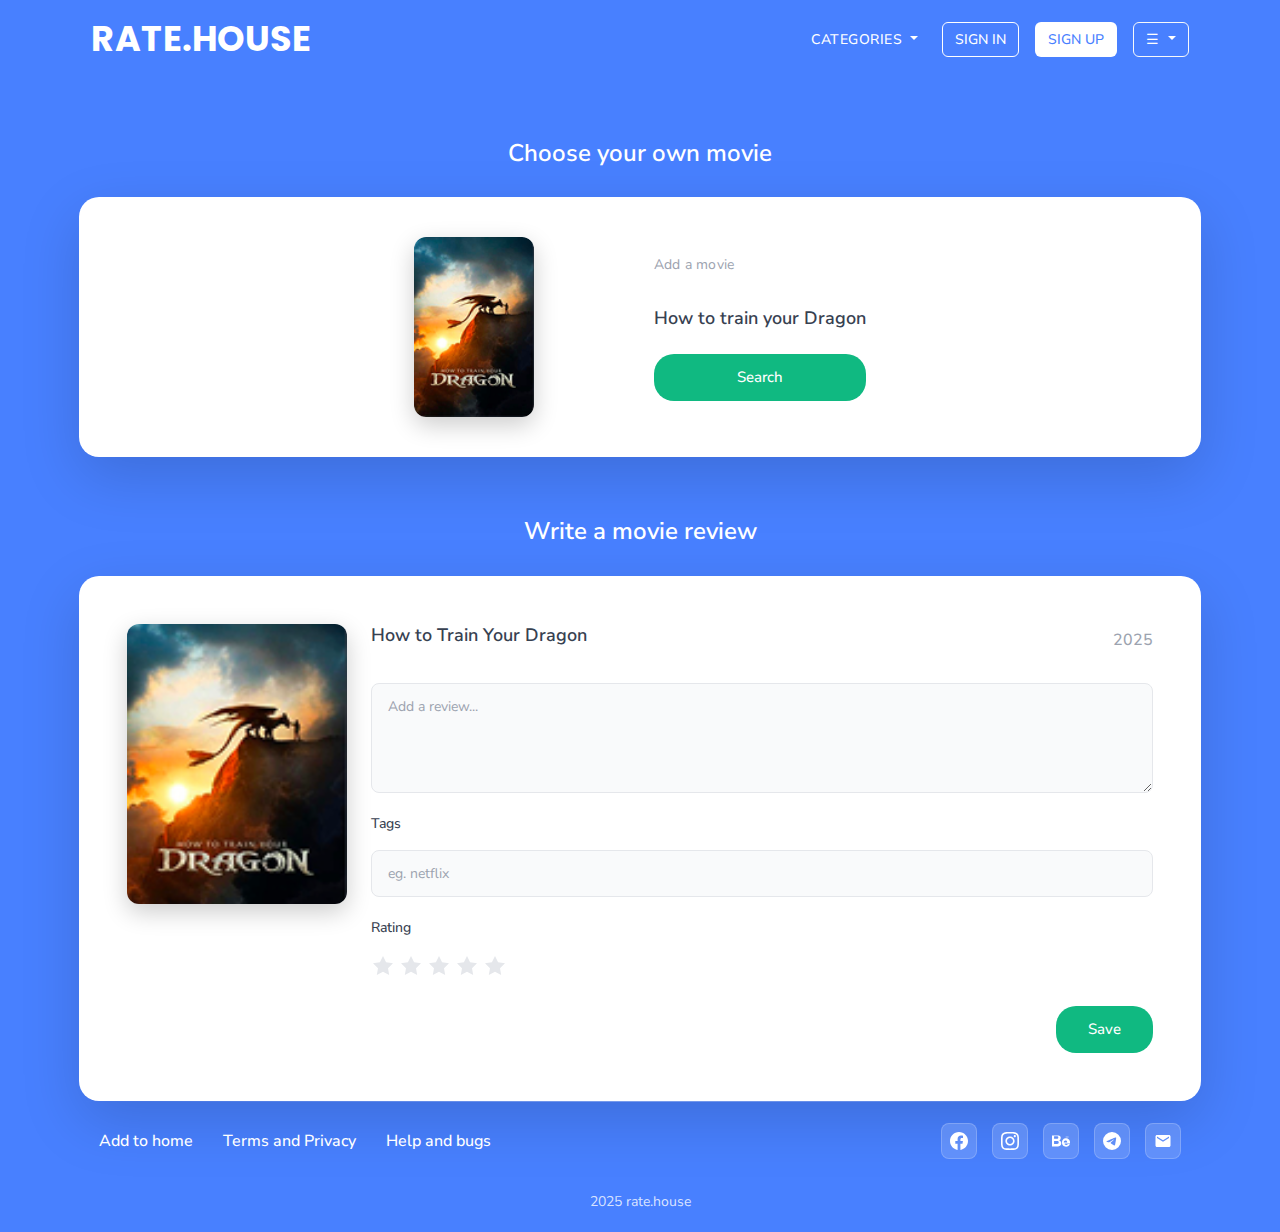
<file: movie.html>
<!DOCTYPE html>
<html lang="en">

<head>
    <meta charset="UTF-8">
    <meta name="viewport" content="width=device-width, initial-scale=1.0">
    <title>Rate House</title>
    <link
        href="https://fonts.googleapis.com/css2?family=Nunito+Sans:ital,opsz,wght@0,6..12,200..1000;1,6..12,200..1000&display=swap"
        rel="stylesheet">
    <!-- Google Fonts -->
    <link href="https://fonts.googleapis.com/css2?family=Nunito+Sans:wght@800&family=Poppins:wght@400;700&display=swap"
        rel="stylesheet">
    <link href="https://cdn.jsdelivr.net/npm/bootstrap@5.3.0/dist/css/bootstrap.min.css" rel="stylesheet">
    <link href="movie.css" rel="stylesheet">
</head>

<body>
    <nav class="navbar navbar-expand-lg navbar-custom">
        <div class="container-fluid">
            <!-- Logo -->
            <a class="navbar-brand fw-bold" href="./index.html">RATE.HOUSE</a>

            <!-- Toggler -->
            <button class="navbar-toggler" type="button" data-bs-toggle="collapse" data-bs-target="#navbarMain"
                aria-controls="navbarMain" aria-expanded="false" aria-label="Toggle navigation">
                <span class="navbar-toggler-icon"></span>
            </button>

            <!-- Main navbar -->
            <div class="collapse navbar-collapse justify-content-end" id="navbarMain">
                <ul class="navbar-nav align-items-center">
                    <!-- Categories Dropdown -->
                    <li class="nav-item dropdown">
                        <a class="nav-link dropdown-toggle" href="#" id="categoriesDropdown" role="button"
                            data-bs-toggle="dropdown" aria-expanded="false">
                            Categories
                        </a>
                        <ul class="dropdown-menu" aria-labelledby="categoriesDropdown">
                            <li><a class="dropdown-item" href="#">Music</a></li>
                            <li><a class="dropdown-item" href="#">Movies</a></li>
                            <li><a class="dropdown-item" href="#">Games</a></li>
                            <li><a class="dropdown-item" href="#">Podcasts</a></li>
                            <li><a class="dropdown-item" href="#">TV Shows</a></li>
                            <li><a class="dropdown-item" href="#">Literature</a></li>
                        </ul>
                    </li>
                </ul>

                <!-- Sign In / Sign Up -->
                <div class="d-flex align-items-center ms-3">
                    <a href="./login.html" class="btn btn-signin">Sign In</a>
                    <a href="./sign-up.html" class="btn btn-signup ms-2">Sign Up</a>

                    <!-- Burger Dropdown -->
                    <div class="dropdown ms-3">
                        <button class="btn btn-outline-light dropdown-toggle" type="button" id="menuDropdown"
                            data-bs-toggle="dropdown" aria-expanded="false">
                            ☰
                        </button>
                        <ul class="dropdown-menu dropdown-menu-end" aria-labelledby="menuDropdown">
                            <li><a class="dropdown-item" href="#">Profile</a></li>
                            <li><a class="dropdown-item" href="./contact-page.html">Contact</a></li>
                            <li><a class="dropdown-item" href="#about-us">About Us</a></li>
                        </ul>
                    </div>
                </div>
            </div>
        </div>
    </nav>
    <h1 class="main-title">Choose your own movie</h1>

    <div class="movie-card">
        <div class="movie-container">
            <div class="movie-poster">
                <img src="./images/review_images/image_1.png" alt="How to Train Your Dragon Movie Poster">
            </div>

            <div class="movie-info">
                <p class="movie-subtitle">Add a movie</p>
                <h2 class="movie-title">How to train your Dragon</h2>
                <button class="watch-btn" onclick="watchMovie()">Search</button>
            </div>
        </div>
    </div>

    <script>
        function watchMovie() {
            // Добавляем эффект при клике
            const btn = document.querySelector('.watch-btn');
            btn.style.transform = 'scale(0.95)';

            setTimeout(() => {
                btn.style.transform = '';
                alert('Starting movie: How to Train Your Dragon!');
            }, 150);
        }

        // Добавляем интерактивность при загрузке
        document.addEventListener('DOMContentLoaded', function () {
            const card = document.querySelector('.movie-card');
            const poster = document.querySelector('.movie-poster');

            // Параллакс эффект при движении мыши
            card.addEventListener('mousemove', function (e) {
                const rect = card.getBoundingClientRect();
                const x = e.clientX - rect.left;
                const y = e.clientY - rect.top;

                const centerX = rect.width / 2;
                const centerY = rect.height / 2;

                const rotateX = (y - centerY) / 10;
                const rotateY = (centerX - x) / 10;

                poster.style.transform = `perspective(1000px) rotateX(${rotateX}deg) rotateY(${rotateY}deg)`;
            });

            card.addEventListener('mouseleave', function () {
                poster.style.transform = '';
            });
        });
    </script>
    <h1 class="main-title">Write a movie review</h1>

    <div class="review-card">
        <div class="movie-poster-another">
            <img src="./images/review_images/image_1.png" alt="How to Train Your Dragon Movie Poster">
        </div>

        <form class="review-form" onsubmit="submitReview(event)">
            <div class="movie-header">
                <h2 class="movie-title">How to Train Your Dragon</h2>
                <span class="movie-year">2025</span>
            </div>

            <div class="form-group">
                <textarea class="review-textarea" placeholder="Add a review..." rows="4"></textarea>
            </div>

            <div class="form-group">
                <label class="form-label">Tags</label>
                <input type="text" class="tags-input" placeholder="eg. netflix">
            </div>

            <div class="form-group">
                <label class="form-label">Rating</label>
                <div class="star-rating">
                    <svg class="star" onclick="setRating(1)" viewBox="0 0 24 24">
                        <path
                            d="M12 2l3.09 6.26L22 9.27l-5 4.87 1.18 6.88L12 17.77l-6.18 3.25L7 14.14 2 9.27l6.91-1.01L12 2z" />
                    </svg>
                    <svg class="star" onclick="setRating(2)" viewBox="0 0 24 24">
                        <path
                            d="M12 2l3.09 6.26L22 9.27l-5 4.87 1.18 6.88L12 17.77l-6.18 3.25L7 14.14 2 9.27l6.91-1.01L12 2z" />
                    </svg>
                    <svg class="star" onclick="setRating(3)" viewBox="0 0 24 24">
                        <path
                            d="M12 2l3.09 6.26L22 9.27l-5 4.87 1.18 6.88L12 17.77l-6.18 3.25L7 14.14 2 9.27l6.91-1.01L12 2z" />
                    </svg>
                    <svg class="star" onclick="setRating(4)" viewBox="0 0 24 24">
                        <path
                            d="M12 2l3.09 6.26L22 9.27l-5 4.87 1.18 6.88L12 17.77l-6.18 3.25L7 14.14 2 9.27l6.91-1.01L12 2z" />
                    </svg>
                    <svg class="star" onclick="setRating(5)" viewBox="0 0 24 24">
                        <path
                            d="M12 2l3.09 6.26L22 9.27l-5 4.87 1.18 6.88L12 17.77l-6.18 3.25L7 14.14 2 9.27l6.91-1.01L12 2z" />
                    </svg>
                </div>
            </div>

            <button type="submit" class="submit-btn">Save</button>
        </form>
    </div>

    <script>
        let currentRating = 0;

        function setRating(rating) {
            currentRating = rating;
            const stars = document.querySelectorAll('.star');

            stars.forEach((star, index) => {
                if (index < rating) {
                    star.classList.add('active');
                } else {
                    star.classList.remove('active');
                }
            });
        }

        function submitReview(event) {
            event.preventDefault();

            const textarea = document.querySelector('.review-textarea');
            const tagsInput = document.querySelector('.tags-input');

            const reviewData = {
                review: textarea.value,
                tags: tagsInput.value,
                rating: currentRating
            };

            console.log('Review submitted:', reviewData);

            // Анимация кнопки
            const btn = document.querySelector('.submit-btn');
            btn.style.transform = 'scale(0.95)';
            btn.textContent = 'Saved!';

            setTimeout(() => {
                btn.style.transform = '';
                btn.textContent = 'Save';

                // Очистка формы
                textarea.value = '';
                tagsInput.value = '';
                setRating(0);
            }, 1500);
        }

        // Hover эффект для звезд
        document.querySelectorAll('.star').forEach((star, index) => {
            star.addEventListener('mouseenter', () => {
                const stars = document.querySelectorAll('.star');
                stars.forEach((s, i) => {
                    if (i <= index) {
                        s.style.fill = '#FBBF24';
                    } else {
                        s.style.fill = '#E5E7EB';
                    }
                });
            });
        });

        document.querySelector('.star-rating').addEventListener('mouseleave', () => {
            setRating(currentRating);
        });
    </script>
    <footer class="footer">
        <div class="footer-container">
            <!-- Левая часть - навигационные ссылки -->
            <div class="footer-links">
                <a href="./index.html" aria-label="Add to home">Add to home</a>
                <a href="#" aria-label="Terms and Privacy">Terms and Privacy</a>
                <a href="#" aria-label="Help and bugs">Help and bugs</a>
            </div>

            <!-- Правая часть - социальные сети и копирайт -->
            <div class="footer-right">
                <!-- Социальные иконки -->
                <div class="social-icons">
                    <!-- Facebook -->
                    <div class="social-icon" aria-label="Facebook">
                        <svg viewBox="0 0 24 24">
                            <path
                                d="M24 12.073c0-6.627-5.373-12-12-12s-12 5.373-12 12c0 5.99 4.388 10.954 10.125 11.854v-8.385H7.078v-3.47h3.047V9.43c0-3.007 1.792-4.669 4.533-4.669 1.312 0 2.686.235 2.686.235v2.953H15.83c-1.491 0-1.956.925-1.956 1.874v2.25h3.328l-.532 3.47h-2.796v8.385C19.612 23.027 24 18.062 24 12.073z" />
                        </svg>
                    </div>

                    <!-- Instagram -->
                    <div class="social-icon" aria-label="Instagram">
                        <svg viewBox="0 0 24 24">
                            <path
                                d="M12 2.163c3.204 0 3.584.012 4.85.07 3.252.148 4.771 1.691 4.919 4.919.058 1.265.069 1.645.069 4.849 0 3.205-.012 3.584-.069 4.849-.149 3.225-1.664 4.771-4.919 4.919-1.266.058-1.644.07-4.85.07-3.204 0-3.584-.012-4.849-.07-3.26-.149-4.771-1.699-4.919-4.92-.058-1.265-.07-1.644-.07-4.849 0-3.204.013-3.583.07-4.849.149-3.227 1.664-4.771 4.919-4.919 1.266-.057 1.645-.069 4.849-.069zm0-2.163c-3.259 0-3.667.014-4.947.072-4.358.2-6.78 2.618-6.98 6.98-.059 1.281-.073 1.689-.073 4.948 0 3.259.014 3.668.072 4.948.2 4.358 2.618 6.78 6.98 6.98 1.281.058 1.689.072 4.948.072 3.259 0 3.668-.014 4.948-.072 4.354-.2 6.782-2.618 6.979-6.98.059-1.28.073-1.689.073-4.948 0-3.259-.014-3.667-.072-4.947-.196-4.354-2.617-6.78-6.979-6.98-1.281-.059-1.69-.073-4.949-.073zm0 5.838c-3.403 0-6.162 2.759-6.162 6.162s2.759 6.163 6.162 6.163 6.162-2.759 6.162-6.163c0-3.403-2.759-6.162-6.162-6.162zm0 10.162c-2.209 0-4-1.79-4-4 0-2.209 1.791-4 4-4s4 1.791 4 4c0 2.21-1.791 4-4 4zm6.406-11.845c-.796 0-1.441.645-1.441 1.44s.645 1.44 1.441 1.44c.795 0 1.439-.645 1.439-1.44s-.644-1.44-1.439-1.44z" />
                        </svg>
                    </div>

                    <!-- Behance -->
                    <div class="social-icon" aria-label="Behance">
                        <svg viewBox="0 0 24 24">
                            <path
                                d="M6.938 4.503c.702 0 1.34.06 1.92.188.577.13 1.07.33 1.485.61.41.28.733.65.96 1.12.225.47.34 1.05.34 1.73 0 .74-.17 1.36-.507 1.86-.338.5-.837.9-1.502 1.22.906.26 1.576.72 2.022 1.37.448.66.665 1.45.665 2.36 0 .75-.13 1.39-.41 1.93-.28.55-.67 1-1.16 1.35-.48.348-1.05.6-1.67.76-.62.16-1.29.24-1.985.24H0V4.51h6.938v-.007zM16.94 16.665c.44.428 1.073.643 1.894.643.59 0 1.1-.148 1.53-.447.424-.29.68-.61.78-.94h2.588c-.403 1.28-1.048 2.2-1.9 2.75-.85.56-1.884.83-3.08.83-.837 0-1.584-.13-2.272-.4-.673-.27-1.24-.65-1.72-1.14-.464-.49-.823-1.08-1.077-1.77-.253-.69-.373-1.45-.373-2.27 0-.803.135-1.54.403-2.23.27-.7.644-1.28 1.12-1.79.495-.51 1.063-.89 1.736-1.15.668-.26 1.403-.4 2.238-.4.926 0 1.703.17 2.384.49.67.32 1.22.77 1.68 1.35.46.58.77 1.25.94 1.98.17.73.39 1.52.39 2.36v.67H16.94v-.005zm2.78-4.72c-.4-.4-.95-.6-1.64-.6-.453 0-.84.09-1.16.27-.32.18-.58.41-.78.7-.2.29-.33.6-.37.93-.05.33-.05.63-.05.9h4.53c-.07-.75-.17-1.51-.53-2.2zM2.77 8.87h3.85c.48 0 .9-.114 1.27-.35.36-.23.54-.65.54-1.26 0-.61-.18-1.02-.54-1.25-.36-.22-.79-.34-1.27-.34H2.77v3.2zm0 7.018h4.2c.54 0 1.01-.13 1.41-.4.4-.27.6-.77.6-1.518 0-.77-.2-1.27-.6-1.54-.4-.26-.87-.4-1.41-.4H2.77v3.86zm15.44-9.61h3.95v.88h-3.95v-.88z" />
                        </svg>
                    </div>

                    <!-- Telegram -->
                    <div class="social-icon" aria-label="Telegram">
                        <svg viewBox="0 0 24 24">
                            <path
                                d="M11.944 0A12 12 0 0 0 0 12a12 12 0 0 0 12 12 12 12 0 0 0 12-12A12 12 0 0 0 12 0a12 12 0 0 0-.056 0zm4.962 7.224c.1-.002.321.023.465.14a.506.506 0 0 1 .171.325c.016.093.036.306.02.472-.18 1.898-.962 6.502-1.36 8.627-.168.9-.499 1.201-.82 1.23-.696.065-1.225-.46-1.9-.902-1.056-.693-1.653-1.124-2.678-1.8-1.185-.78-.417-1.21.258-1.91.177-.184 3.247-2.977 3.307-3.23.007-.032.014-.15-.056-.212s-.174-.041-.249-.024c-.106.024-1.793 1.14-5.061 3.345-.48.33-.913.49-1.302.48-.428-.008-1.252-.241-1.865-.44-.752-.245-1.349-.374-1.297-.789.027-.216.325-.437.893-.663 3.498-1.524 5.83-2.529 6.998-3.014 3.332-1.386 4.025-1.627 4.476-1.635z" />
                        </svg>
                    </div>

                    <!-- Email -->
                    <div class="social-icon" aria-label="Email">
                        <svg viewBox="0 0 24 24">
                            <path
                                d="M20 4H4c-1.1 0-1.99.9-1.99 2L2 18c0 1.1.9 2 2 2h16c1.1 0 2-.9 2-2V6c0-1.1-.9-2-2-2zm0 4l-8 5-8-5V6l8 5 8-5v2z" />
                        </svg>
                    </div>
                </div>

                <!-- Копирайт -->
            </div>
        </div>
        <div class="copyright">
            2025 rate.house
        </div>
    </footer>
</body>

</html>
</file>
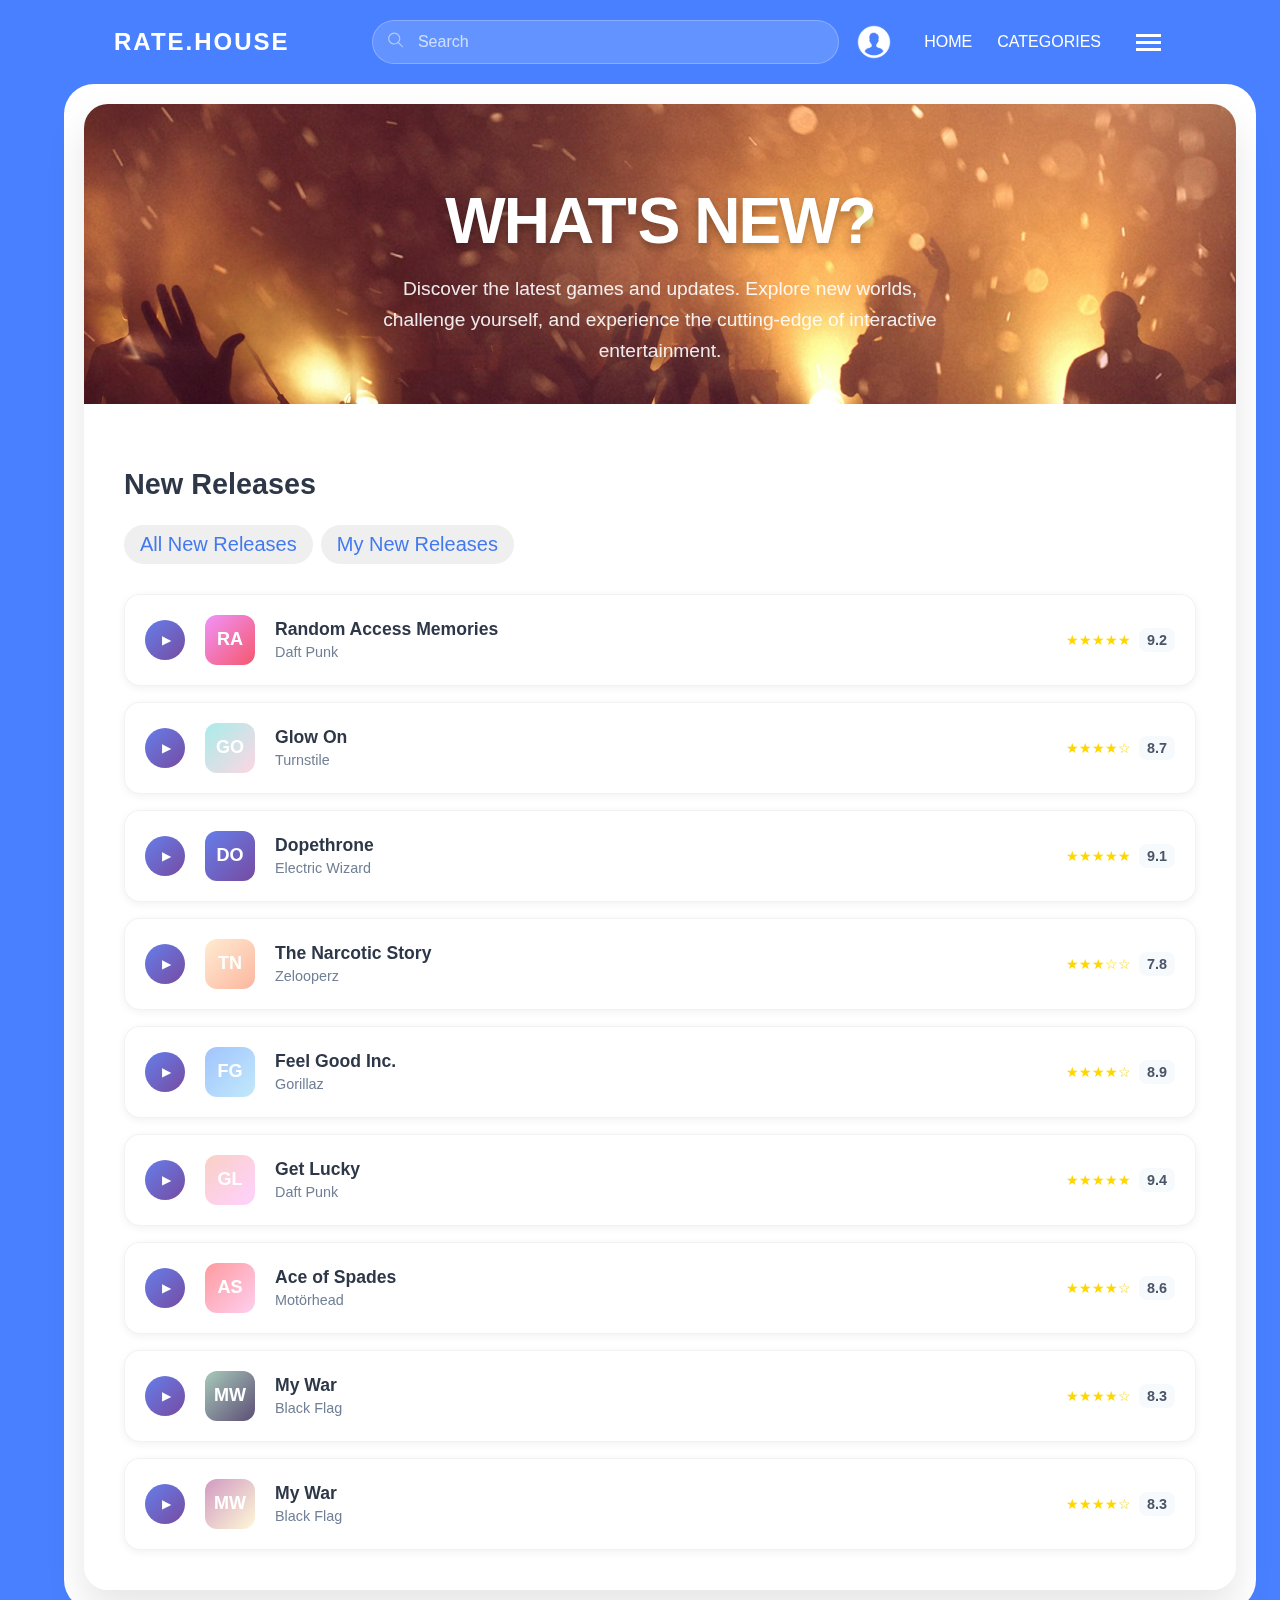
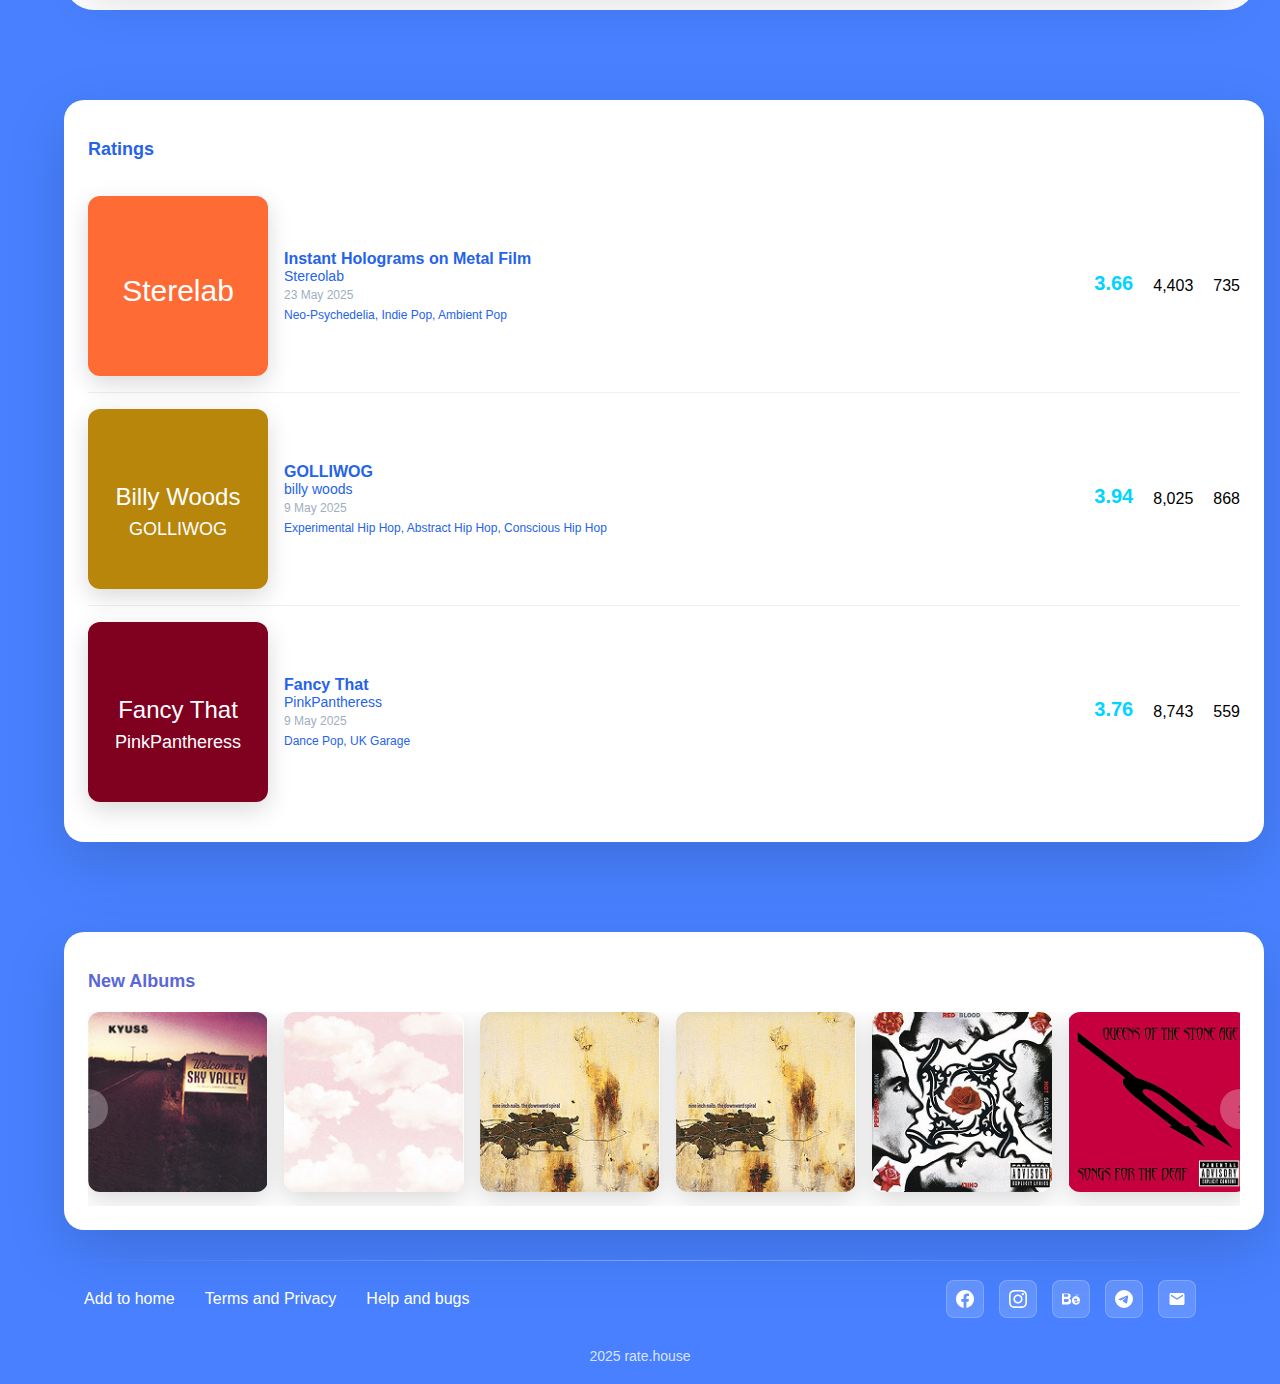
<file: news-page.html>
<!DOCTYPE html>
<html lang="en">

<head>
    <meta charset="UTF-8">
    <meta name="viewport" content="width=device-width, initial-scale=1.0">
    <title>Rate house</title>
    <link href="news-page.css" rel="stylesheet">
</head>

<body>
    <header class="header">
        <div class="logo">RATE.HOUSE</div>

        <div class="search-container">
            <div class="search-icon">
                <img src="./icons/search.svg" alt="search" />
            </div>
            <input type="text" class="search-input" placeholder="Search">
        </div>

        <div class="nav-right">
            <div class="user-icon">
                <img src="./icons/Profile.svg" alt="profile" width="40px" height="40px" />
            </div>

            <nav class="nav-links">
                <a href="./index.html" class="nav-link">HOME</a>
                <a href="#" class="nav-link">CATEGORIES</a>
            </nav>

            <button class="menu-button">
                <div class="menu-line"></div>
                <div class="menu-line"></div>
                <div class="menu-line"></div>
            </button>
        </div>
    </header>
    <div class="wrapper-hero">
        <div class="container">
            <div class="hero-section">
                <div class="hero-content">
                    <h1 class="hero-title">WHAT'S NEW?</h1>
                    <p class="hero-subtitle">Discover the latest games and updates. Explore new worlds, challenge
                        yourself,
                        and experience the cutting-edge of interactive entertainment.</p>
                </div>
            </div>

            <div class="content-section">
                <div class="section-header">
                    <h2 class="section-title">New Releases</h2>
                    <div class="filter-tabs">
                        <button class="tab active">All New Releases</button>
                        <button class="tab">My New Releases</button>
                    </div>
                </div>

                <div class="games-list">
                    <div class="game-item">
                        <button class="play-button"></button>
                        <div class="game-icon">RA</div>
                        <div class="game-info">
                            <div class="game-title">Random Access Memories</div>
                            <div class="game-developer">Daft Punk</div>
                        </div>
                        <div class="game-rating">
                            <span class="rating-stars">★★★★★</span>
                            <span class="rating-number">9.2</span>
                        </div>
                    </div>

                    <div class="game-item">
                        <button class="play-button"></button>
                        <div class="game-icon" style="background: linear-gradient(135deg, #a8edea 0%, #fed6e3 100%);">GO
                        </div>
                        <div class="game-info">
                            <div class="game-title">Glow On</div>
                            <div class="game-developer">Turnstile</div>
                        </div>
                        <div class="game-rating">
                            <span class="rating-stars">★★★★☆</span>
                            <span class="rating-number">8.7</span>
                        </div>
                    </div>

                    <div class="game-item">
                        <button class="play-button"></button>
                        <div class="game-icon" style="background: linear-gradient(135deg, #667eea 0%, #764ba2 100%);">DO
                        </div>
                        <div class="game-info">
                            <div class="game-title">Dopethrone</div>
                            <div class="game-developer">Electric Wizard</div>
                        </div>
                        <div class="game-rating">
                            <span class="rating-stars">★★★★★</span>
                            <span class="rating-number">9.1</span>
                        </div>
                    </div>

                    <div class="game-item">
                        <button class="play-button"></button>
                        <div class="game-icon" style="background: linear-gradient(135deg, #ffecd2 0%, #fcb69f 100%);">TN
                        </div>
                        <div class="game-info">
                            <div class="game-title">The Narcotic Story</div>
                            <div class="game-developer">Zelooperz</div>
                        </div>
                        <div class="game-rating">
                            <span class="rating-stars">★★★☆☆</span>
                            <span class="rating-number">7.8</span>
                        </div>
                    </div>

                    <div class="game-item">
                        <button class="play-button"></button>
                        <div class="game-icon" style="background: linear-gradient(135deg, #a1c4fd 0%, #c2e9fb 100%);">FG
                        </div>
                        <div class="game-info">
                            <div class="game-title">Feel Good Inc.</div>
                            <div class="game-developer">Gorillaz</div>
                        </div>
                        <div class="game-rating">
                            <span class="rating-stars">★★★★☆</span>
                            <span class="rating-number">8.9</span>
                        </div>
                    </div>

                    <div class="game-item">
                        <button class="play-button"></button>
                        <div class="game-icon" style="background: linear-gradient(135deg, #fad0c4 0%, #ffd1ff 100%);">GL
                        </div>
                        <div class="game-info">
                            <div class="game-title">Get Lucky</div>
                            <div class="game-developer">Daft Punk</div>
                        </div>
                        <div class="game-rating">
                            <span class="rating-stars">★★★★★</span>
                            <span class="rating-number">9.4</span>
                        </div>
                    </div>

                    <div class="game-item">
                        <button class="play-button"></button>
                        <div class="game-icon" style="background: linear-gradient(135deg, #ff9a9e 0%, #fecfef 100%);">AS
                        </div>
                        <div class="game-info">
                            <div class="game-title">Ace of Spades</div>
                            <div class="game-developer">Motörhead</div>
                        </div>
                        <div class="game-rating">
                            <span class="rating-stars">★★★★☆</span>
                            <span class="rating-number">8.6</span>
                        </div>
                    </div>

                    <div class="game-item">
                        <button class="play-button"></button>
                        <div class="game-icon" style="background: linear-gradient(135deg, #a8caba 0%, #5d4e75 100%);">MW
                        </div>
                        <div class="game-info">
                            <div class="game-title">My War</div>
                            <div class="game-developer">Black Flag</div>
                        </div>
                        <div class="game-rating">
                            <span class="rating-stars">★★★★☆</span>
                            <span class="rating-number">8.3</span>
                        </div>
                    </div>

                    <div class="game-item">
                        <button class="play-button"></button>
                        <div class="game-icon" style="background: linear-gradient(135deg, #d299c2 0%, #fef9d7 100%);">MW
                        </div>
                        <div class="game-info">
                            <div class="game-title">My War</div>
                            <div class="game-developer">Black Flag</div>
                        </div>
                        <div class="game-rating">
                            <span class="rating-stars">★★★★☆</span>
                            <span class="rating-number">8.3</span>
                        </div>
                    </div>
                </div>
            </div>
        </div>
    </div>

    <div class="ratings-container">
        <h2 class="ratings-header">Ratings</h2>

        <div class="rating-item">
            <img src="data:image/svg+xml,%3Csvg xmlns='http://www.w3.org/2000/svg' width='60' height='60' viewBox='0 0 60 60'%3E%3Crect width='60' height='60' fill='%23ff6b35'/%3E%3Ctext x='30' y='35' font-family='Arial' font-size='10' fill='white' text-anchor='middle'%3ESterelab%3C/text%3E%3C/svg%3E"
                alt="Album Cover" class="album-cover">
            <div class="album-info">
                <a href="#" class="album-title">Instant Holograms on Metal Film</a>
                <div class="artist-name">Stereolab</div>
                <div class="release-date">23 May 2025</div>
                <div class="genres">Neo-Psychedelia, Indie Pop, Ambient Pop</div>
            </div>
            <div class="rating-stats">
                <div class="main-rating">3.66</div>
                <span>4,403</span>
                <span>735</span>
            </div>
        </div>

        <div class="rating-item">
            <img src="data:image/svg+xml,%3Csvg xmlns='http://www.w3.org/2000/svg' width='60' height='60' viewBox='0 0 60 60'%3E%3Crect width='60' height='60' fill='%23b8860b'/%3E%3Ctext x='30' y='32' font-family='Arial' font-size='8' fill='white' text-anchor='middle'%3EBilly Woods%3C/text%3E%3Ctext x='30' y='42' font-family='Arial' font-size='6' fill='white' text-anchor='middle'%3EGOLLIWOG%3C/text%3E%3C/svg%3E"
                alt="Album Cover" class="album-cover">
            <div class="album-info">
                <a href="#" class="album-title">GOLLIWOG</a>
                <div class="artist-name">billy woods</div>
                <div class="release-date">9 May 2025</div>
                <div class="genres">Experimental Hip Hop, Abstract Hip Hop, Conscious Hip Hop</div>
            </div>
            <div class="rating-stats">
                <div class="main-rating">3.94</div>
                <span>8,025</span>
                <span>868</span>
            </div>
        </div>

        <div class="rating-item">
            <img src="data:image/svg+xml,%3Csvg xmlns='http://www.w3.org/2000/svg' width='60' height='60' viewBox='0 0 60 60'%3E%3Crect width='60' height='60' fill='%23800020'/%3E%3Ctext x='30' y='32' font-family='Arial' font-size='8' fill='white' text-anchor='middle'%3EFancy That%3C/text%3E%3Ctext x='30' y='42' font-family='Arial' font-size='6' fill='white' text-anchor='middle'%3EPinkPantheress%3C/text%3E%3C/svg%3E"
                alt="Album Cover" class="album-cover">
            <div class="album-info">
                <a href="#" class="album-title">Fancy That</a>
                <div class="artist-name">PinkPantheress</div>
                <div class="release-date">9 May 2025</div>
                <div class="genres">Dance Pop, UK Garage</div>
            </div>
            <div class="rating-stats">
                <div class="main-rating">3.76</div>
                <span>8,743</span>
                <span>559</span>
            </div>
        </div>
    </div>
    <div class="albums-container">
        <h2 class="albums-header">New Albums</h2>

        <div class="carousel-wrapper">
            <button class="nav-button prev" onclick="scrollCarousel(-1)">‹</button>
            <button class="nav-button next" onclick="scrollCarousel(1)">›</button>

            <div class="albums-carousel" id="albumsCarousel">
                <div class="album-card">
                    <img src="./images/news-image/Rectangle 5.png" alt="Kyuss - Welcome to Sky Valley"
                        class="album-cover">
                </div>

                <div class="album-card">
                    <img src="./images/news-image/Rectangle 6.png" alt="Pink Album" class="album-cover">
                </div>

                <div class="album-card">
                    <img src="./images/news-image/Rectangle 7.png" alt="Golden Album" class="album-cover">
                </div>

                <div class="album-card">
                    <img src="./images/news-image/Rectangle 7.png" alt="Abstract Album" class="album-cover">
                </div>

                <div class="album-card">
                    <img src="./images/news-image/Rectangle 8.png" alt="Red Album" class="album-cover">
                </div>

                <div class="album-card">
                    <img src="./images/news-image/Rectangle 9.png" alt="Blue Album" class="album-cover">
                </div>
            </div>
        </div>
    </div>

    <footer class="footer">
        <div class="footer-container">
            <!-- Левая часть - навигационные ссылки -->
            <div class="footer-links">
                <a href="./index.html" aria-label="Add to home">Add to home</a>
                <a href="#" aria-label="Terms and Privacy">Terms and Privacy</a>
                <a href="#" aria-label="Help and bugs">Help and bugs</a>
            </div>

            <!-- Правая часть - социальные сети и копирайт -->
            <div class="footer-right">
                <!-- Социальные иконки -->
                <div class="social-icons">
                    <!-- Facebook -->
                    <div class="social-icon" aria-label="Facebook">
                        <svg viewBox="0 0 24 24">
                            <path
                                d="M24 12.073c0-6.627-5.373-12-12-12s-12 5.373-12 12c0 5.99 4.388 10.954 10.125 11.854v-8.385H7.078v-3.47h3.047V9.43c0-3.007 1.792-4.669 4.533-4.669 1.312 0 2.686.235 2.686.235v2.953H15.83c-1.491 0-1.956.925-1.956 1.874v2.25h3.328l-.532 3.47h-2.796v8.385C19.612 23.027 24 18.062 24 12.073z" />
                        </svg>
                    </div>

                    <!-- Instagram -->
                    <div class="social-icon" aria-label="Instagram">
                        <svg viewBox="0 0 24 24">
                            <path
                                d="M12 2.163c3.204 0 3.584.012 4.85.07 3.252.148 4.771 1.691 4.919 4.919.058 1.265.069 1.645.069 4.849 0 3.205-.012 3.584-.069 4.849-.149 3.225-1.664 4.771-4.919 4.919-1.266.058-1.644.07-4.85.07-3.204 0-3.584-.012-4.849-.07-3.26-.149-4.771-1.699-4.919-4.92-.058-1.265-.07-1.644-.07-4.849 0-3.204.013-3.583.07-4.849.149-3.227 1.664-4.771 4.919-4.919 1.266-.057 1.645-.069 4.849-.069zm0-2.163c-3.259 0-3.667.014-4.947.072-4.358.2-6.78 2.618-6.98 6.98-.059 1.281-.073 1.689-.073 4.948 0 3.259.014 3.668.072 4.948.2 4.358 2.618 6.78 6.98 6.98 1.281.058 1.689.072 4.948.072 3.259 0 3.668-.014 4.948-.072 4.354-.2 6.782-2.618 6.979-6.98.059-1.28.073-1.689.073-4.948 0-3.259-.014-3.667-.072-4.947-.196-4.354-2.617-6.78-6.979-6.98-1.281-.059-1.69-.073-4.949-.073zm0 5.838c-3.403 0-6.162 2.759-6.162 6.162s2.759 6.163 6.162 6.163 6.162-2.759 6.162-6.163c0-3.403-2.759-6.162-6.162-6.162zm0 10.162c-2.209 0-4-1.79-4-4 0-2.209 1.791-4 4-4s4 1.791 4 4c0 2.21-1.791 4-4 4zm6.406-11.845c-.796 0-1.441.645-1.441 1.44s.645 1.44 1.441 1.44c.795 0 1.439-.645 1.439-1.44s-.644-1.44-1.439-1.44z" />
                        </svg>
                    </div>

                    <!-- Behance -->
                    <div class="social-icon" aria-label="Behance">
                        <svg viewBox="0 0 24 24">
                            <path
                                d="M6.938 4.503c.702 0 1.34.06 1.92.188.577.13 1.07.33 1.485.61.41.28.733.65.96 1.12.225.47.34 1.05.34 1.73 0 .74-.17 1.36-.507 1.86-.338.5-.837.9-1.502 1.22.906.26 1.576.72 2.022 1.37.448.66.665 1.45.665 2.36 0 .75-.13 1.39-.41 1.93-.28.55-.67 1-1.16 1.35-.48.348-1.05.6-1.67.76-.62.16-1.29.24-1.985.24H0V4.51h6.938v-.007zM16.94 16.665c.44.428 1.073.643 1.894.643.59 0 1.1-.148 1.53-.447.424-.29.68-.61.78-.94h2.588c-.403 1.28-1.048 2.2-1.9 2.75-.85.56-1.884.83-3.08.83-.837 0-1.584-.13-2.272-.4-.673-.27-1.24-.65-1.72-1.14-.464-.49-.823-1.08-1.077-1.77-.253-.69-.373-1.45-.373-2.27 0-.803.135-1.54.403-2.23.27-.7.644-1.28 1.12-1.79.495-.51 1.063-.89 1.736-1.15.668-.26 1.403-.4 2.238-.4.926 0 1.703.17 2.384.49.67.32 1.22.77 1.68 1.35.46.58.77 1.25.94 1.98.17.73.39 1.52.39 2.36v.67H16.94v-.005zm2.78-4.72c-.4-.4-.95-.6-1.64-.6-.453 0-.84.09-1.16.27-.32.18-.58.41-.78.7-.2.29-.33.6-.37.93-.05.33-.05.63-.05.9h4.53c-.07-.75-.17-1.51-.53-2.2zM2.77 8.87h3.85c.48 0 .9-.114 1.27-.35.36-.23.54-.65.54-1.26 0-.61-.18-1.02-.54-1.25-.36-.22-.79-.34-1.27-.34H2.77v3.2zm0 7.018h4.2c.54 0 1.01-.13 1.41-.4.4-.27.6-.77.6-1.518 0-.77-.2-1.27-.6-1.54-.4-.26-.87-.4-1.41-.4H2.77v3.86zm15.44-9.61h3.95v.88h-3.95v-.88z" />
                        </svg>
                    </div>

                    <!-- Telegram -->
                    <div class="social-icon" aria-label="Telegram">
                        <svg viewBox="0 0 24 24">
                            <path
                                d="M11.944 0A12 12 0 0 0 0 12a12 12 0 0 0 12 12 12 12 0 0 0 12-12A12 12 0 0 0 12 0a12 12 0 0 0-.056 0zm4.962 7.224c.1-.002.321.023.465.14a.506.506 0 0 1 .171.325c.016.093.036.306.02.472-.18 1.898-.962 6.502-1.36 8.627-.168.9-.499 1.201-.82 1.23-.696.065-1.225-.46-1.9-.902-1.056-.693-1.653-1.124-2.678-1.8-1.185-.78-.417-1.21.258-1.91.177-.184 3.247-2.977 3.307-3.23.007-.032.014-.15-.056-.212s-.174-.041-.249-.024c-.106.024-1.793 1.14-5.061 3.345-.48.33-.913.49-1.302.48-.428-.008-1.252-.241-1.865-.44-.752-.245-1.349-.374-1.297-.789.027-.216.325-.437.893-.663 3.498-1.524 5.83-2.529 6.998-3.014 3.332-1.386 4.025-1.627 4.476-1.635z" />
                        </svg>
                    </div>

                    <!-- Email -->
                    <div class="social-icon" aria-label="Email">
                        <svg viewBox="0 0 24 24">
                            <path
                                d="M20 4H4c-1.1 0-1.99.9-1.99 2L2 18c0 1.1.9 2 2 2h16c1.1 0 2-.9 2-2V6c0-1.1-.9-2-2-2zm0 4l-8 5-8-5V6l8 5 8-5v2z" />
                        </svg>
                    </div>
                </div>

                <!-- Копирайт -->
            </div>
        </div>
        <div class="copyright">
            2025 rate.house
        </div>
    </footer>

    <script>
        let currentIndex = 0;
        const carousel = document.getElementById('albumsCarousel');
        const cards = document.querySelectorAll('.album-card');
        const totalCards = cards.length;
        const cardWidth = 136; // 120px + 16px gap
        const visibleCards = Math.floor(carousel.offsetWidth / cardWidth);

        function updateNavButtons() {
            const prevBtn = document.querySelector('.nav-button.prev');
            const nextBtn = document.querySelector('.nav-button.next');

            prevBtn.disabled = currentIndex <= 0;
            nextBtn.disabled = currentIndex >= totalCards - visibleCards;
        }

        function scrollCarousel(direction) {
            const maxIndex = Math.max(0, totalCards - visibleCards);

            currentIndex += direction;
            currentIndex = Math.max(0, Math.min(currentIndex, maxIndex));

            const translateX = -currentIndex * cardWidth;
            carousel.style.transform = `translateX(${translateX}px)`;

            updateNavButtons();
        }

        // Инициализация
        updateNavButtons();

        // Обработка изменения размера окна
        window.addEventListener('resize', () => {
            currentIndex = 0;
            carousel.style.transform = 'translateX(0px)';
            updateNavButtons();
        });

        // Touch события для мобильных устройств
        let startX = 0;
        let startY = 0;
        let isDragging = false;

        carousel.addEventListener('touchstart', (e) => {
            startX = e.touches[0].clientX;
            startY = e.touches[0].clientY;
            isDragging = true;
        });

        carousel.addEventListener('touchmove', (e) => {
            if (!isDragging) return;

            const currentX = e.touches[0].clientX;
            const currentY = e.touches[0].clientY;
            const diffX = startX - currentX;
            const diffY = startY - currentY;

            // Предотвращаем вертикальную прокрутку если горизонтальный свайп
            if (Math.abs(diffX) > Math.abs(diffY)) {
                e.preventDefault();
            }
        });

        carousel.addEventListener('touchend', (e) => {
            if (!isDragging) return;

            const endX = e.changedTouches[0].clientX;
            const diffX = startX - endX;

            if (Math.abs(diffX) > 50) { // Минимальное расстояние для свайпа
                if (diffX > 0) {
                    scrollCarousel(1); // Свайп влево - следующий
                } else {
                    scrollCarousel(-1); // Свайп вправо - предыдущий
                }
            }

            isDragging = false;
        });
    </script>
</body>

</html>
</file>
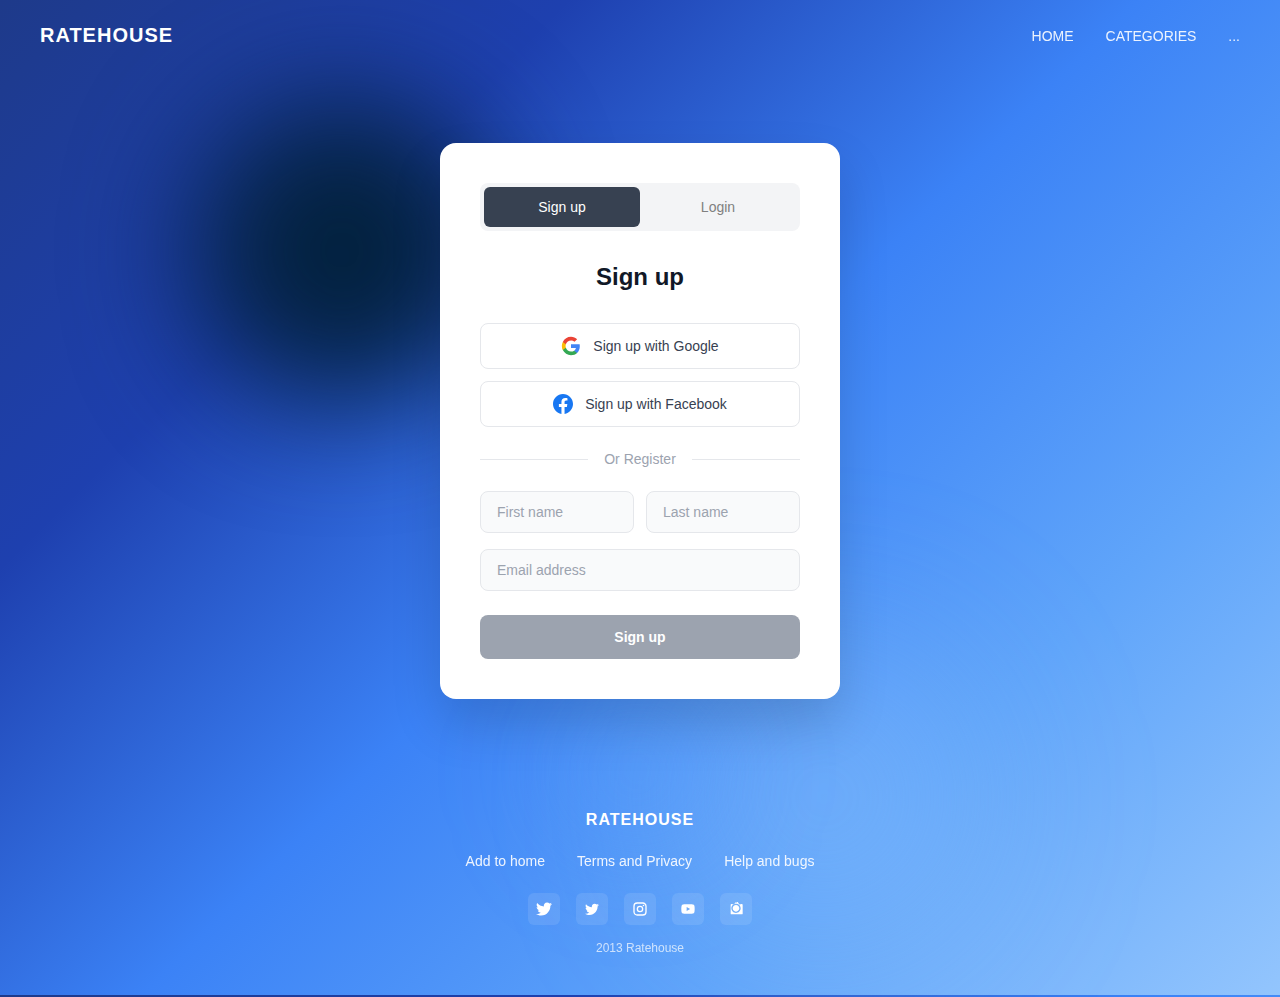
<file: sign-up.html>
<!DOCTYPE html>
<html lang="en">

<head>
    <meta charset="UTF-8">
    <meta name="viewport" content="width=device-width, initial-scale=1.0">
    <title>RATEHOUSE - Sign Up</title>
    <style>
        * {
            margin: 0;
            padding: 0;
            box-sizing: border-box;
        }

        body {
            font-family: -apple-system, BlinkMacSystemFont, 'Segoe UI', Roboto, 'Helvetica Neue', Arial, sans-serif;
            background: linear-gradient(135deg, #1e3a8a 0%, #1e40af 25%, #3b82f6 50%, #60a5fa 75%, #93c5fd 100%);
            min-height: 100vh;
            position: relative;
            overflow-x: hidden;
        }

        /* Фоновые блуры */
        .bg-blur-1 {
            position: absolute;
            top: 10%;
            left: 15%;
            width: 300px;
            height: 300px;
            background-image: url("./images//Background.png");
            border-radius: 50%;
            filter: blur(60px);
            z-index: 1;
        }

        .bg-blur-2 {
            position: absolute;
            top: 60%;
            right: 20%;
            width: 400px;
            height: 400px;
            background: radial-gradient(circle, rgba(147, 197, 253, 0.5) 0%, rgba(147, 197, 253, 0.2) 50%, transparent 70%);
            border-radius: 50%;
            filter: blur(80px);
            z-index: 1;
        }

        .bg-blur-3 {
            position: absolute;
            bottom: 10%;
            left: 40%;
            width: 250px;
            height: 250px;
            background: radial-gradient(circle, rgba(96, 165, 250, 0.4) 0%, rgba(96, 165, 250, 0.1) 50%, transparent 70%);
            border-radius: 50%;
            filter: blur(50px);
            z-index: 1;
        }

        /* Header */
        .header {
            position: relative;
            z-index: 10;
            padding: 24px 40px;
            display: flex;
            justify-content: space-between;
            align-items: center;
        }

        .logo {
            color: white;
            font-size: 20px;
            font-weight: 700;
            letter-spacing: 1px;
        }

        .nav-menu {
            display: flex;
            gap: 32px;
            align-items: center;
        }

        .nav-link {
            color: white;
            text-decoration: none;
            font-size: 14px;
            font-weight: 500;
            opacity: 0.9;
            transition: opacity 0.3s ease;
        }

        .nav-link:hover {
            opacity: 1;
        }

        .hamburger {
            display: none;
            flex-direction: column;
            gap: 4px;
            cursor: pointer;
        }

        .hamburger span {
            width: 20px;
            height: 2px;
            background: white;
            border-radius: 1px;
        }

        /* Main container */
        .main-container {
            position: relative;
            z-index: 10;
            display: flex;
            flex-direction: column;
            align-items: center;
            justify-content: center;
            min-height: calc(100vh - 200px);
            padding: 40px 20px;
        }

        /* Sign up form */
        .signup-form {
            background: white;
            border-radius: 16px;
            padding: 40px;
            width: 100%;
            max-width: 400px;
            box-shadow: 0 25px 50px rgba(0, 0, 0, 0.15);
        }

        .form-tabs {
            display: flex;
            margin-bottom: 32px;
            background: #f3f4f6;
            border-radius: 8px;
            padding: 4px;
        }

        .tab-button {
            flex: 1;
            padding: 12px 16px;
            border: none;
            background: transparent;
            font-size: 14px;
            font-weight: 500;
            color: #6b7280;
            border-radius: 6px;
            cursor: pointer;
            transition: all 0.3s ease;
        }

        .tab-button.active {
            background: #374151;
            color: white;
        }

        .signup-title {
            text-align: center;
            font-size: 24px;
            font-weight: 600;
            color: #111827;
            margin-bottom: 32px;
        }

        .social-buttons {
            display: flex;
            flex-direction: column;
            gap: 12px;
            margin-bottom: 24px;
        }

        .social-btn {
            display: flex;
            align-items: center;
            justify-content: center;
            gap: 12px;
            padding: 12px 16px;
            border: 1px solid #e5e7eb;
            border-radius: 8px;
            background: white;
            font-size: 14px;
            font-weight: 500;
            color: #374151;
            text-decoration: none;
            transition: all 0.3s ease;
            cursor: pointer;
        }

        .social-btn:hover {
            border-color: #d1d5db;
            background: #f9fafb;
        }

        .social-icon {
            width: 20px;
            height: 20px;
        }

        .form-divider {
            display: flex;
            align-items: center;
            margin: 24px 0;
            color: #9ca3af;
            font-size: 14px;
        }

        .form-divider::before,
        .form-divider::after {
            content: '';
            flex: 1;
            height: 1px;
            background: #e5e7eb;
        }

        .form-divider span {
            padding: 0 16px;
        }

        .form-row {
            display: flex;
            gap: 12px;
            margin-bottom: 16px;
        }

        .form-group {
            flex: 1;
        }

        .form-input {
            width: 100%;
            padding: 12px 16px;
            border: 1px solid #e5e7eb;
            border-radius: 8px;
            font-size: 14px;
            background: #f9fafb;
            transition: all 0.3s ease;
        }

        .form-input:focus {
            outline: none;
            border-color: #3b82f6;
            background: white;
            box-shadow: 0 0 0 3px rgba(59, 130, 246, 0.1);
        }

        .form-input::placeholder {
            color: #9ca3af;
        }

        .signup-btn {
            width: 100%;
            padding: 14px 16px;
            background: #9ca3af;
            color: white;
            border: none;
            border-radius: 8px;
            font-size: 14px;
            font-weight: 600;
            cursor: pointer;
            transition: all 0.3s ease;
            margin-top: 8px;
        }

        .signup-btn:hover {
            background: #6b7280;
        }

        .signup-btn.active {
            background: #3b82f6;
        }

        .signup-btn.active:hover {
            background: #2563eb;
        }

        /* Footer */
        .footer {
            position: relative;
            z-index: 10;
            text-align: center;
            padding: 40px 20px;
        }

        .footer-brand {
            color: white;
            font-size: 16px;
            font-weight: 600;
            margin-bottom: 24px;
            letter-spacing: 1px;
        }

        .footer-links {
            display: flex;
            justify-content: center;
            gap: 32px;
            margin-bottom: 24px;
            flex-wrap: wrap;
        }

        .footer-link {
            color: white;
            text-decoration: none;
            font-size: 14px;
            opacity: 0.9;
            transition: opacity 0.3s ease;
        }

        .footer-link:hover {
            opacity: 1;
        }

        .social-icons {
            display: flex;
            justify-content: center;
            gap: 16px;
            margin-bottom: 16px;
        }

        .social-icon-link {
            display: flex;
            align-items: center;
            justify-content: center;
            width: 32px;
            height: 32px;
            background: rgba(255, 255, 255, 0.1);
            border-radius: 6px;
            transition: all 0.3s ease;
        }

        .social-icon-link:hover {
            background: rgba(255, 255, 255, 0.2);
        }

        .social-icon-link svg {
            width: 16px;
            height: 16px;
            fill: white;
        }

        .copyright {
            color: white;
            font-size: 12px;
            opacity: 0.7;
        }

        /* Адаптивность */
        @media (max-width: 768px) {
            .header {
                padding: 20px 24px;
            }

            .nav-menu {
                display: none;
            }

            .hamburger {
                display: flex;
            }

            .signup-form {
                padding: 32px 24px;
                margin: 0 16px;
            }

            .form-row {
                flex-direction: column;
                gap: 16px;
            }

            .footer-links {
                gap: 24px;
            }
        }

        @media (max-width: 480px) {
            .header {
                padding: 16px 20px;
            }

            .logo {
                font-size: 18px;
            }

            .signup-form {
                padding: 24px 20px;
                margin: 0 12px;
            }

            .signup-title {
                font-size: 22px;
            }

            .footer-links {
                flex-direction: column;
                gap: 16px;
            }

            .social-icons {
                gap: 12px;
            }
        }

        @media (max-width: 320px) {
            .signup-form {
                padding: 20px 16px;
                margin: 0 8px;
            }

            .form-input {
                padding: 10px 12px;
            }

            .signup-btn {
                padding: 12px 16px;
            }
        }
    </style>
</head>

<body>
    <div class="bg-blur-1"></div>
    <div class="bg-blur-2"></div>
    <div class="bg-blur-3"></div>

    <header class="header">
        <div class="logo">
            <a href="./index.html" style="text-decoration: none; color: white;">RATEHOUSE</a>
        </div>
        <nav class="nav-menu">
            <a href="./index.html" class="nav-link">HOME</a>
            <a href="#" class="nav-link">CATEGORIES</a>
            <a href="#" class="nav-link">...</a>
        </nav>
        <div class="hamburger">
            <span></span>
            <span></span>
            <span></span>
        </div>
    </header>

    <main class="main-container">
        <form class="signup-form" onsubmit="handleSubmit(event)">
            <div class="form-tabs">
                <a style="text-align: center; text-decoration: none; color: white;" class="tab-button active"
                    href="./sign-up.html">
                    Sign up
                </a>
                <a style="text-align: center; text-decoration: none; color:  gray;" class="tab-button"
                    href="./login.html">
                    Login
                </a>
            </div>

            <h1 class="signup-title">Sign up</h1>

            <div class="social-buttons">
                <button type="button" class="social-btn">
                    <svg class="social-icon" viewBox="0 0 24 24">
                        <path fill="#4285f4"
                            d="M22.56 12.25c0-.78-.07-1.53-.2-2.25H12v4.26h5.92c-.26 1.37-1.04 2.53-2.21 3.31v2.77h3.57c2.08-1.92 3.28-4.74 3.28-8.09z" />
                        <path fill="#34a853"
                            d="M12 23c2.97 0 5.46-.98 7.28-2.66l-3.57-2.77c-.98.66-2.23 1.06-3.71 1.06-2.86 0-5.29-1.93-6.16-4.53H2.18v2.84C3.99 20.53 7.7 23 12 23z" />
                        <path fill="#fbbc05"
                            d="M5.84 14.09c-.22-.66-.35-1.36-.35-2.09s.13-1.43.35-2.09V7.07H2.18C1.43 8.55 1 10.22 1 12s.43 3.45 1.18 4.93l2.85-2.22.81-.62z" />
                        <path fill="#ea4335"
                            d="M12 5.38c1.62 0 3.06.56 4.21 1.64l3.15-3.15C17.45 2.09 14.97 1 12 1 7.7 1 3.99 3.47 2.18 7.07l3.66 2.84c.87-2.6 3.3-4.53 6.16-4.53z" />
                    </svg>
                    Sign up with Google
                </button>
                <button type="button" class="social-btn">
                    <svg class="social-icon" viewBox="0 0 24 24">
                        <path fill="#1877f2"
                            d="M24 12.073c0-6.627-5.373-12-12-12s-12 5.373-12 12c0 5.99 4.388 10.954 10.125 11.854v-8.385H7.078v-3.47h3.047V9.43c0-3.007 1.792-4.669 4.533-4.669 1.312 0 2.686.235 2.686.235v2.953H15.83c-1.491 0-1.956.925-1.956 1.874v2.25h3.328l-.532 3.47h-2.796v8.385C19.612 23.027 24 18.062 24 12.073z" />
                    </svg>
                    Sign up with Facebook
                </button>
            </div>

            <div class="form-divider">
                <span>Or Register</span>
            </div>

            <div class="form-row">
                <div class="form-group">
                    <input type="text" class="form-input" placeholder="First name" required>
                </div>
                <div class="form-group">
                    <input type="text" class="form-input" placeholder="Last name" required>
                </div>
            </div>

            <div class="form-group" style="margin-bottom: 16px;">
                <input type="email" class="form-input" placeholder="Email address" required>
            </div>

            <button type="submit" class="signup-btn" id="signupBtn">Sign up</button>
        </form>
    </main>

    <footer class="footer">
        <div class="footer-brand">RATEHOUSE</div>

        <div class="footer-links">
            <a href="./index.html" class="footer-link">Add to home</a>
            <a href="#" class="footer-link">Terms and Privacy</a>
            <a href="#" class="footer-link">Help and bugs</a>
        </div>

        <div class="social-icons">
            <a href="#" class="social-icon-link">
                <svg viewBox="0 0 24 24">
                    <path
                        d="M24 4.557c-.883.392-1.832.656-2.828.775 1.017-.609 1.798-1.574 2.165-2.724-.951.564-2.005.974-3.127 1.195-.897-.957-2.178-1.555-3.594-1.555-3.179 0-5.515 2.966-4.797 6.045-4.091-.205-7.719-2.165-10.148-5.144-1.29 2.213-.669 5.108 1.523 6.574-.806-.026-1.566-.247-2.229-.616-.054 2.281 1.581 4.415 3.949 4.89-.693.188-1.452.232-2.224.084.626 1.956 2.444 3.379 4.6 3.419-2.07 1.623-4.678 2.348-7.29 2.04 2.179 1.397 4.768 2.212 7.548 2.212 9.142 0 14.307-7.721 13.995-14.646.962-.695 1.797-1.562 2.457-2.549z" />
                </svg>
            </a>
            <a href="#" class="social-icon-link">
                <svg viewBox="0 0 24 24">
                    <path
                        d="M22.46 6c-.77.35-1.6.58-2.46.69.88-.53 1.56-1.37 1.88-2.38-.83.5-1.75.85-2.72 1.05C18.37 4.5 17.26 4 16 4c-2.35 0-4.27 1.92-4.27 4.29 0 .34.04.67.11.98C8.28 9.09 5.11 7.38 3 4.79c-.37.63-.58 1.37-.58 2.15 0 1.49.75 2.81 1.91 3.56-.71 0-1.37-.2-1.95-.5v.03c0 2.08 1.48 3.82 3.44 4.21a4.22 4.22 0 0 1-1.93.07 4.28 4.28 0 0 0 4 2.98 8.521 8.521 0 0 1-5.33 1.84c-.34 0-.68-.02-1.02-.06C3.44 20.29 5.7 21 8.12 21 16 21 20.33 14.46 20.33 8.79c0-.19 0-.37-.01-.56.84-.6 1.56-1.36 2.14-2.23z" />
                </svg>
            </a>
            <a href="#" class="social-icon-link">
                <svg viewBox="0 0 24 24">
                    <path
                        d="M7.8 2h8.4C19.4 2 22 4.6 22 7.8v8.4a5.8 5.8 0 0 1-5.8 5.8H7.8C4.6 22 2 19.4 2 16.2V7.8A5.8 5.8 0 0 1 7.8 2m-.2 2A3.6 3.6 0 0 0 4 7.6v8.8C4 18.39 5.61 20 7.6 20h8.8a3.6 3.6 0 0 0 3.6-3.6V7.6C20 5.61 18.39 4 16.4 4H7.6m9.65 1.5a1.25 1.25 0 0 1 1.25 1.25A1.25 1.25 0 0 1 17.25 8 1.25 1.25 0 0 1 16 6.75a1.25 1.25 0 0 1 1.25-1.25M12 7a5 5 0 0 1 5 5 5 5 0 0 1-5 5 5 5 0 0 1-5-5 5 5 0 0 1 5-5m0 2a3 3 0 0 0-3 3 3 3 0 0 0 3 3 3 3 0 0 0 3-3 3 3 0 0 0-3-3z" />
                </svg>
            </a>
            <a href="#" class="social-icon-link">
                <svg viewBox="0 0 24 24">
                    <path
                        d="M21.593 7.203a2.506 2.506 0 0 0-1.762-1.766C18.265 5.007 12 5 12 5s-6.264-.007-7.831.404a2.56 2.56 0 0 0-1.766 1.778c-.413 1.566-.417 4.814-.417 4.814s-.004 3.264.406 4.814c.23.857.905 1.534 1.763 1.765 1.582.43 7.83.437 7.83.437s6.265.007 7.831-.403a2.515 2.515 0 0 0 1.767-1.763c.414-1.565.417-4.812.417-4.812s.02-3.265-.407-4.831zM9.996 15.005l.005-6 5.207 3.005-5.212 2.995z" />
                </svg>
            </a>
            <a href="#" class="social-icon-link">
                <svg viewBox="0 0 24 24">
                    <path
                        d="M10.9 2.1l-1.9 3.2-3.6-.8c-.7-.2-1.4.3-1.4 1V19c0 .6.4 1 1 1h16c.6 0 1-.4 1-1V5.5c0-.7-.7-1.2-1.4-1l-3.6.8-1.9-3.2c-.4-.6-1.2-.6-1.6 0L10.9 2.1zM12 18c-3.9 0-7-3.1-7-7s3.1-7 7-7 7 3.1 7 7-3.1 7-7 7zm0-12c-2.8 0-5 2.2-5 5s2.2 5 5 5 5-2.2 5-5-2.2-5-5-5z" />
                </svg>
            </a>
        </div>

        <div class="copyright">2013 Ratehouse</div>
    </footer>

    <script>
        // Переключение табов
        document.querySelectorAll('.tab-button').forEach(button => {
            button.addEventListener('click', () => {
                document.querySelectorAll('.tab-button').forEach(btn => btn.classList.remove('active'));
                button.classList.add('active');
            });
        });

        // Активация кнопки при заполнении полей
        const inputs = document.querySelectorAll('.form-input');
        const signupBtn = document.getElementById('signupBtn');

        function checkFormValidity() {
            const allFilled = Array.from(inputs).every(input => input.value.trim() !== '');
            if (allFilled) {
                signupBtn.classList.add('active');
            } else {
                signupBtn.classList.remove('active');
            }
        }

        inputs.forEach(input => {
            input.addEventListener('input', checkFormValidity);
        });

        function handleSubmit(event) {
            event.preventDefault();

            const formData = new FormData(event.target);
            console.log('Form submitted:', Object.fromEntries(formData));

            signupBtn.textContent = 'Creating account...';
            signupBtn.disabled = true;

            setTimeout(() => {
                signupBtn.textContent = 'Account created!';
                setTimeout(() => {
                    signupBtn.textContent = 'Sign up';
                    signupBtn.disabled = false;
                    event.target.reset();
                    checkFormValidity();
                }, 2000);
            }, 1500);
        }

        // Мобильное меню
        document.querySelector('.hamburger').addEventListener('click', () => {
            // Здесь можно добавить логику для мобильного меню
            console.log('Mobile menu clicked');
        });
    </script>
</body>

</html>
</file>
<file: styles.css>
/* Базовые стили */
body {
    background-color: #4880FF;
    width: 90%;
    margin: 0 auto;
    font-family: "Nunito Sans", sans-serif;
    padding: 0 15px;
}

/* Navbar стили */
.navbar-custom {
    background-color: #4880FF;
}

.navbar-custom .navbar-brand {
    font-family: 'Poppins', sans-serif;
    color: white !important;
    font-size: 35px;
    font-weight: 400;
}

.navbar-custom .nav-link,
.navbar-custom .btn {
    font-family: 'Nunito Sans', sans-serif;
    font-weight: 800;
    font-size: 14px;
    text-transform: uppercase;
}

.navbar-custom .navbar-nav .nav-link,
.navbar-custom .navbar-brand,
.navbar-custom .dropdown-toggle {
    color: white;
    font-weight: 500;
    text-transform: uppercase;
    letter-spacing: 0.5px;
}

.navbar-custom .navbar-nav .nav-link:hover,
.navbar-custom .dropdown-toggle:hover {
    color: #e0e0e0;
}

.navbar-custom .btn-signin {
    color: white;
    border: 1px solid white;
    margin-right: 0.5rem;
    text-transform: uppercase;
    font-weight: 500;
}

.navbar-custom .btn-signin:hover {
    background-color: white;
    color: #4880FF;
}

.navbar-custom .btn-signup {
    background-color: white;
    color: #4880FF;
    font-weight: 500;
    text-transform: uppercase;
}

.navbar-custom .btn-signup:hover {
    background-color: #e0e0e0;
    color: #4880FF;
}

.navbar-custom .dropdown-menu {
    background-color: white;
    border: none;
    box-shadow: 0 0 10px rgba(0, 0, 0, 0.1);
}

.navbar-custom .dropdown-menu .dropdown-item {
    color: #333;
}

.navbar-custom .dropdown-menu .dropdown-item:hover {
    background-color: #f0f0f0;
}

/* Главный блок */
.main-block {
    background-color: white;
    width: 100%;
    border-radius: 30px;
    padding: 35px 20px;
}

.main-container {
    display: flex;
    justify-content: center;
}

.search-block {
    background: linear-gradient(to right, #4880FF, #67A3E6);
    width: 80%;
    max-width: 800px;
    min-height: 259px;
    border-radius: 20px;
    padding: 20px;
    display: flex;
    flex-direction: column;
    justify-content: center;
}

.search-first-text {
    color: white;
    font-size: 30px;
    font-weight: 700;
    text-align: center;
    margin-top: 20px;
    margin-bottom: 10px;
}

.search-second-text {
    color: white;
    font-size: 35px;
    font-weight: 900;
    text-align: center;
    line-height: 1.2;
    margin-bottom: 30px;
}

.search-container {
    display: flex;
    margin: 0 auto;
    align-items: center;
    background-color: white;
    border-radius: 999px;
    padding: 10px 16px;
    box-shadow: 0 2px 8px rgba(0, 0, 0, 0.1);
    width: 100%;
    max-width: 300px;
}

.search-container::before {
    content: "🔍";
    margin-right: 8px;
    font-size: 16px;
    color: #aaa;
}

.search-input {
    border: none;
    outline: none;
    font-size: 16px;
    color: #333;
    background: transparent;
    width: 100%;
}

/* Контейнер элементов */
.items-container {
    display: grid;
    grid-template-columns: repeat(auto-fit, minmax(200px, 1fr));
    gap: 20px;
    justify-content: center;
    margin-top: 35px;
    padding: 0 20px;
}

.search-block-item {
    background: white;
    border-radius: 16px;
    padding: 20px;
    box-shadow: 0 10px 30px rgba(0, 0, 0, 0.05);
    display: flex;
    flex-direction: column;
    gap: 16px;
    transition: transform 0.2s;
}

.search-block-item:hover {
    transform: translateY(-4px);
}

.title {
    font-size: 14px;
    font-weight: 600;
    display: flex;
    justify-content: space-between;
    margin: 0;
}

.icons {
    display: flex;
    gap: 10px;
}

.icon {
    width: 40px;
    height: 40px;
    background: #f0f0f0;
    border-radius: 50%;
    display: flex;
    align-items: center;
    justify-content: center;
    font-size: 18px;
}

/* Цвета по блокам */
.purple .title {
    color: #7765e3;
}

.purple .icon {
    background: #ede9ff;
    color: #7765e3;
}

.yellow .title {
    color: #f5b000;
}

.yellow .icon {
    background: #fff4cc;
    color: #f5b000;
}

.green .title {
    color: #00b67a;
}

.green .icon {
    background: #dff8ed;
    color: #00b67a;
}

.red .title {
    color: #ff5e5e;
}

.red .icon {
    background: #ffe6e6;
    color: #ff5e5e;
}

/* Заголовки секций */
.rating-title-text,
.review-text {
    text-align: center;
    color: white;
    font-size: 50px;
    font-weight: 800;
    margin: 30px 0;
    width: 100%;
}

/* Секция рейтинга */
.rating-section {
    background: white;
    border-radius: 16px;
    padding: 30px 20px;
    width: 100%;
    margin-top: 50px;
}

.cards-grid {
    display: grid;
    grid-template-columns: repeat(auto-fit, minmax(300px, 1fr));
    gap: 20px;
    padding: 0 20px;
}

.book-card {
    background: #ffffff;
    border-radius: 16px;
    padding: 24px;
    width: 100%;
    box-shadow: 0 4px 20px rgba(0, 0, 0, 0.08);
    position: relative;
    border: 1px solid #e8f5e8;
}

.book-cover-container {
    position: relative;
    display: flex;
    justify-content: center;
    margin-bottom: 20px;
}

.nav-arrow {
    position: absolute;
    top: 50%;
    transform: translateY(-50%);
    width: 32px;
    height: 32px;
    border-radius: 50%;
    background: rgba(255, 255, 255, 0.9);
    border: 1px solid #e0e0e0;
    display: flex;
    align-items: center;
    justify-content: center;
    cursor: pointer;
    transition: all 0.2s ease;
    z-index: 2;
}

.nav-arrow:hover {
    background: #ffffff;
    box-shadow: 0 2px 8px rgba(0, 0, 0, 0.15);
}

.nav-arrow.left {
    left: -10px;
}

.nav-arrow.right {
    right: -10px;
}

.nav-arrow::before {
    content: '';
    width: 6px;
    height: 6px;
    border: 2px solid #666;
    border-bottom: none;
    border-right: none;
    transform: rotate(-45deg);
}

.nav-arrow.right::before {
    transform: rotate(135deg);
}

.book-cover {
    width: 200px;
    height: 300px;
    border-radius: 8px;
    display: flex;
    flex-direction: column;
    padding: 20px;
    color: white;
    position: relative;
    overflow: hidden;
    box-shadow: 0 8px 24px rgba(0, 0, 0, 0.2);
}

.book-cover>img {
    width: 100%;
    height: 100%;
    object-fit: cover;
}

.book-info {
    text-align: left;
}

.author-year {
    display: flex;
    align-items: center;
    gap: 12px;
    margin-bottom: 8px;
}

.author {
    font-size: 18px;
    font-weight: 600;
    color: #4a5eff;
}

.year {
    font-size: 18px;
    color: #a0a0a0;
    font-weight: 400;
}

.book-title-info {
    font-size: 24px;
    font-weight: 700;
    color: #4a5eff;
    margin-bottom: 12px;
    line-height: 1.2;
}

.rating-container {
    display: flex;
    align-items: center;
    gap: 8px;
    margin-bottom: 20px;
}

.stars {
    display: flex;
    gap: 2px;
}

.star {
    width: 16px;
    height: 16px;
    color: #ffa726;
}

.star.filled {
    color: #ffa726;
}

.star.empty {
    color: #e0e0e0;
}

.rating-count {
    font-size: 14px;
    color: #a0a0a0;
    font-weight: 400;
}

.book-button {
    background: #90d4aa;
    border: none;
    border-radius: 24px;
    padding: 12px 24px;
    font-size: 16px;
    font-weight: 600;
    color: white;
    cursor: pointer;
    transition: all 0.2s ease;
    width: 120px;
}

.albume-button {
    background: #F93C65;
    border: none;
    border-radius: 24px;
    padding: 12px 24px;
    font-size: 16px;
    font-weight: 600;
    color: white;
    cursor: pointer;
    transition: all 0.2s ease;
    width: 120px;
}

.book-button:hover {
    background: #7bc49a;
    transform: translateY(-1px);
}

.heart-icon {
    position: absolute;
    bottom: 40px;
    right: 24px;
    width: 24px;
    height: 24px;
    cursor: pointer;
    color: #ff69b4;
    transition: all 0.2s ease;
}

.heart-icon:hover {
    transform: scale(1.1);
}

/* Популярные отзывы */
.popular-reviews-container {
    max-width: 1200px;
    margin: 0 auto;
    background: white;
    border-radius: 24px;
    padding: 40px 20px;
    box-shadow: 0 20px 60px rgba(0, 0, 0, 0.1);
}

.popular-reviews-header {
    text-align: center;
    margin-bottom: 40px;
}

.popular-reviews-header-text {
    font-size: 24px;
    color: #666;
    font-weight: 400;
}

.popular-reviews-signup-link {
    color: #6366f1;
    text-decoration: none;
    font-weight: 500;
}

.popular-reviews-signup-link:hover {
    text-decoration: underline;
}

.popular-reviews-section-title {
    font-size: 16px;
    font-weight: 600;
    color: #666;
    text-transform: uppercase;
    letter-spacing: 0.5px;
    margin-bottom: 24px;
    padding-bottom: 12px;
    border-bottom: 1px solid #e5e5e5;
}

.popular-reviews-grid {
    display: grid;
    grid-template-columns: repeat(auto-fit, minmax(300px, 1fr));
    gap: 24px;
}

.popular-review-card {
    background: #f9f9f9;
    border-radius: 16px;
    padding: 20px;
    position: relative;
    transition: all 0.2s ease;
}

.popular-review-card:hover {
    transform: translateY(-2px);
    box-shadow: 0 8px 30px rgba(0, 0, 0, 0.1);
}

.popular-review-user-avatar img {
    position: absolute;
    top: -12px;
    left: 20px;
    width: 68px;
    height: 68px;
    border-radius: 50%;
    border: 3px solid white;
    background-size: cover;
    background-position: center;
    box-shadow: 0 2px 8px rgba(0, 0, 0, 0.15);
}

.popular-review-content {
    display: flex;
    gap: 16px;
    margin-top: 24px;
}

.popular-review-item-cover {
    width: 120px;
    height: 80px;
    border-radius: 8px;
    flex-shrink: 0;
    background-size: cover;
    background-position: center;
}

.popular-review-item-cover img {
    width: 100%;
    height: 100%;
    object-fit: cover;
    border-radius: 8px;
}

.popular-review-info {
    flex: 1;
    display: flex;
    flex-direction: column;
}

.popular-review-text {
    font-size: 16px;
    color: #374151;
    margin-bottom: 16px;
    line-height: 1.4;
}

.popular-review-meta {
    display: flex;
    align-items: center;
    gap: 12px;
    margin-bottom: 16px;
}

.popular-review-year {
    font-size: 14px;
    color: #9ca3af;
}

.popular-review-likes {
    display: flex;
    align-items: center;
    gap: 4px;
    font-size: 14px;
    color: #9ca3af;
}

.popular-review-heart-icon {
    width: 16px;
    height: 16px;
    color: #ef4444;
}

.popular-review-item-info {
    margin-bottom: 12px;
}

.popular-review-item-title {
    font-size: 16px;
    font-weight: 600;
    color: #374151;
    margin-bottom: 4px;
}

.popular-review-item-meta {
    display: flex;
    align-items: center;
    gap: 8px;
    font-size: 12px;
    color: #9ca3af;
}

.popular-review-rating {
    display: flex;
    gap: 2px;
}

.popular-review-star {
    color: #fbbf24;
    font-size: 12px;
}

.popular-review-category-button {
    align-self: flex-start;
    padding: 8px 16px;
    border-radius: 20px;
    border: none;
    font-size: 12px;
    font-weight: 600;
    cursor: pointer;
    transition: all 0.2s ease;
}

.popular-review-movie-button {
    background: #c7d2fe;
    color: #3730a3;
}

.popular-review-book-button {
    background: #bbf7d0;
    color: #166534;
}

.popular-review-tv-button {
    background: #d1d5db;
    color: #374151;
}

.popular-review-podcast-button {
    background: #fed7aa;
    color: #9a3412;
}

.popular-review-category-button:hover {
    transform: translateY(-1px);
    box-shadow: 0 2px 8px rgba(0, 0, 0, 0.15);
}

/* Категории дневника */
.log-categories-container {
    width: 100%;
    background: white;
    border-radius: 24px;
    padding: 60px 20px;
    box-shadow: 0 20px 60px rgba(0, 0, 0, 0.1);
    text-align: center;
    margin-top: 85px;
}

.log-categories-title {
    font-size: 48px;
    font-weight: 400;
    color: #4880FF;
    margin-bottom: 40px;
    letter-spacing: -0.5px;
}

.log-categories-description,
.log-categories-description-secondary {
    font-size: 18px;
    line-height: 1.6;
    color: #374151;
    margin-bottom: 12px;
    max-width: 600px;
    margin-left: auto;
    margin-right: auto;
}

.log-categories-description-secondary {
    margin-bottom: 40px;
}

.log-categories-diary-link {
    color: #6366f1;
    text-decoration: underline;
    font-weight: 500;
}

.log-categories-diary-link:hover {
    color: #4f46e5;
}

.log-categories-start-button {
    width: 100%;
    max-width: 336px;
    height: 42px;
    background: #4AD991;
    color: white;
    border: none;
    border-radius: 25px;
    font-size: 18px;
    font-weight: 500;
    cursor: pointer;
    transition: all 0.2s ease;
    box-shadow: 0 4px 20px rgba(74, 222, 128, 0.3);
}

.log-categories-start-button:hover {
    background: #22c55e;
    transform: translateY(-2px);
    box-shadow: 0 6px 25px rgba(74, 222, 128, 0.4);
}

/* Форма отзыва */
.movie-review-form-container {
    margin-top: 85px;
    width: 100%;
    background: white;
    border-radius: 24px;
    padding: 40px 20px;
    box-shadow: 0 20px 60px rgba(0, 0, 0, 0.1);
}

.movie-review-form-content {
    display: flex;
    gap: 40px;
    align-items: flex-start;
}

.movie-review-form-poster {
    flex-shrink: 0;
    width: 200px;
    height: 300px;
    border-radius: 12px;
    overflow: hidden;
    box-shadow: 0 8px 24px rgba(0, 0, 0, 0.15);
    object-fit: cover;
}

.movie-review-form-info {
    flex: 1;
    display: flex;
    flex-direction: column;
    gap: 32px;
}

.movie-review-form-header {
    display: flex;
    justify-content: space-between;
    align-items: flex-start;
    gap: 20px;
}

.movie-review-form-title-section {
    flex: 1;
}

.movie-review-form-title {
    font-size: 32px;
    font-weight: 600;
    color: #374151;
    margin-bottom: 8px;
    line-height: 1.2;
}

.movie-review-form-year {
    font-size: 28px;
    color: #9ca3af;
    font-weight: 400;
}

.movie-review-form-review-input {
    width: 100%;
    min-height: 60px;
    border: 2px solid #e5e7eb;
    border-radius: 12px;
    padding: 16px;
    font-size: 16px;
    color: #374151;
    font-family: inherit;
    resize: vertical;
    transition: border-color 0.2s ease;
    background: #f9fafb;
}

.movie-review-form-review-input::placeholder {
    color: #9ca3af;
    font-weight: 400;
}

.movie-review-form-review-input:focus {
    outline: none;
    border-color: #6366f1;
    background: white;
}

.movie-review-form-rating-section {
    display: flex;
    flex-direction: column;
    gap: 12px;
}

.movie-review-form-rating-label {
    font-size: 18px;
    font-weight: 600;
    color: #374151;
}

.movie-review-form-rating-stars {
    display: flex;
    gap: 8px;
}

.movie-review-form-star {
    width: 32px;
    height: 32px;
    cursor: pointer;
    transition: all 0.2s ease;
    color: #d1d5db;
}

.movie-review-form-star:hover {
    color: #fbbf24;
    transform: scale(1.1);
}

.movie-review-form-star.filled {
    color: #fbbf24;
}

.movie-review-form-star.active {
    color: #f59e0b;
}

.movie-review-form-save-button {
    background: #4ade80;
    color: white;
    border: none;
    border-radius: 20px;
    padding: 12px 32px;
    font-size: 16px;
    font-weight: 600;
    cursor: pointer;
    transition: all 0.2s ease;
    box-shadow: 0 4px 12px rgba(74, 222, 128, 0.3);
    align-self: flex-start;
}

.movie-review-form-save-button:hover {
    background: #22c55e;
    transform: translateY(-1px);
    box-shadow: 0 6px 16px rgba(74, 222, 128, 0.4);
}

/* МЕДИА-ЗАПРОСЫ ДЛЯ АДАПТИВНОСТИ */

/* Планшеты (768px и меньше) */
@media (max-width: 768px) {
    body {
        width: 95%;
        padding: 0 10px;
    }

    .navbar-custom .navbar-brand {
        font-size: 28px;
    }

    .search-first-text {
        font-size: 24px;
    }

    .search-second-text {
        font-size: 28px;
    }

    .search-block {
        width: 95%;
        padding: 15px;
    }

    .items-container {
        grid-template-columns: repeat(auto-fit, minmax(180px, 1fr));
        gap: 15px;
        padding: 0 10px;
    }

    .rating-title-text,
    .review-text {
        font-size: 36px;
        padding: 0 10px;
    }

    .cards-grid {
        grid-template-columns: 1fr;
        padding: 0 10px;
    }

    .book-cover {
        width: 150px;
        height: 225px;
    }

    .popular-reviews-grid {
        grid-template-columns: 1fr;
    }

    .popular-reviews-container {
        padding: 30px 15px;
    }

    .popular-review-content {
        flex-direction: column;
        gap: 12px;
    }

    .popular-review-item-cover {
        width: 100%;
        height: 120px;
        margin: 0 auto;
    }

    .log-categories-container {
        padding: 40px 15px;
    }

    .log-categories-title {
        font-size: 36px;
        margin-bottom: 32px;
    }

    .log-categories-description,
    .log-categories-description-secondary {
        font-size: 16px;
    }

    .movie-review-form-content {
        flex-direction: column;
        gap: 24px;
    }

    .movie-review-form-poster {
        width: 160px;
        height: 240px;
        margin: 0 auto;
    }

    .movie-review-form-header {
        flex-direction: column;
        align-items: center;
        text-align: center;
        gap: 16px;
    }

    .movie-review-form-title {
        font-size: 24px;
    }

    .movie-review-form-year {
        font-size: 20px;
    }

    .movie-review-form-container {
        padding: 24px 15px;
    }
}

/* Мобильные устройства (480px и меньше) */
@media (max-width: 480px) {
    body {
        width: 100%;
        padding: 0 5px;
    }

    .navbar-custom .navbar-brand {
        font-size: 24px;
    }

    .main-block {
        border-radius: 20px;
        padding: 20px 10px;
    }

    .search-block {
        width: 100%;
        min-height: 200px;
        padding: 15px;
    }

    .search-first-text {
        font-size: 20px;
        margin-top: 10px;
    }

    .search-second-text {
        font-size: 24px;
        margin-bottom: 20px;
    }

    .search-container {
        max-width: 250px;
        padding: 8px 12px;
    }

    .items-container {
        grid-template-columns: 1fr;
        gap: 15px;
        padding: 0 5px;
    }

    .search-block-item {
        padding: 15px;
    }

    .rating-title-text,
    .review-text {
        font-size: 28px;
        padding: 0 5px;
        line-height: 1.2;
    }

    .rating-section {
        padding: 20px 10px;
    }

    .cards-grid {
        padding: 0 5px;
    }

    .book-card {
        padding: 15px;
    }

    .book-cover {
        width: 120px;
        height: 180px;
    }

    .book-title-info {
        font-size: 18px;
    }

    .author {
        font-size: 14px;
    }

    .year {
        font-size: 14px;
    }

    .book-button {
        width: 100px;
        padding: 8px 16px;
        font-size: 14px;
    }

    .popular-reviews-container {
        padding: 20px 10px;
    }

    .popular-reviews-header-text {
        font-size: 18px;
    }

    .popular-review-card {
        padding: 15px;
    }

    .popular-review-user-avatar img {
        width: 50px;
        height: 50px;
        top: -8px;
        left: 15px;
    }

    .popular-review-content {
        margin-top: 20px;
    }

    .popular-review-item-cover {
        height: 100px;
    }

    .popular-review-text {
        font-size: 14px;
    }

    .log-categories-container {
        padding: 30px 10px;
    }

    .log-categories-title {
        font-size: 28px;
        margin-bottom: 24px;
    }

    .log-categories-description,
    .log-categories-description-secondary {
        font-size: 15px;
        margin-bottom: 8px;
    }

    .log-categories-description-secondary {
        margin-bottom: 32px;
    }

    .log-categories-start-button {
        height: 38px;
        font-size: 16px;
    }

    .movie-review-form-container {
        padding: 20px 10px;
    }

    .movie-review-form-poster {
        width: 140px;
        height: 210px;
    }

    .movie-review-form-title {
        font-size: 20px;
    }

    .movie-review-form-year {
        font-size: 18px;
    }

    .movie-review-form-save-button {
        padding: 10px 24px;
        font-size: 14px;
    }

    .movie-review-form-rating-stars {
        gap: 4px;
    }

    .movie-review-form-star {
        width: 28px;
        height: 28px;
    }
}

/* Очень маленькие экраны (360px и меньше) */
@media (max-width: 360px) {
    .navbar-custom .navbar-brand {
        font-size: 20px;
    }

    .search-first-text {
        font-size: 18px;
    }

    .search-second-text {
        font-size: 20px;
    }

    .rating-title-text,
    .review-text {
        font-size: 24px;
    }

    .book-cover {
        width: 100px;
        height: 150px;
    }

    .book-title-info {
        font-size: 16px;
    }

    .log-categories-title {
        font-size: 24px;
    }

    .movie-review-form-title {
        font-size: 18px;
    }

    .movie-review-form-year {
        font-size: 16px;
    }
}

/* Большие экраны */
@media (min-width: 1200px) {
    body {
        width: 85%;
        max-width: 1400px;
    }

    .search-first-text {
        font-size: 36px;
    }

    .search-second-text {
        font-size: 42px;
    }

    .rating-title-text,
    .review-text {
        font-size: 60px;
    }

    .cards-grid {
        grid-template-columns: repeat(3, 1fr);
        gap: 30px;
    }

    .items-container {
        grid-template-columns: repeat(4, 1fr);
        gap: 25px;
    }

    .popular-reviews-grid {
        grid-template-columns: repeat(2, 1fr);
        gap: 30px;
    }
}

/* Дополнительные адаптивные улучшения */
@media (max-width: 992px) {
    .navbar-custom .d-flex {
        flex-direction: column;
        gap: 10px;
    }

    .navbar-custom .btn-signin,
    .navbar-custom .btn-signup {
        width: 100%;
        margin: 2px 0;
    }
}

/* Улучшения для средних экранов */
@media (min-width: 769px) and (max-width: 1199px) {
    .cards-grid {
        grid-template-columns: repeat(2, 1fr);
    }

    .items-container {
        grid-template-columns: repeat(2, 1fr);
    }
}

/* Горизонтальная ориентация мобильных устройств */
@media (max-width: 768px) and (orientation: landscape) {
    .search-block {
        min-height: 180px;
    }

    .search-first-text {
        font-size: 20px;
        margin-top: 10px;
    }

    .search-second-text {
        font-size: 24px;
        margin-bottom: 15px;
    }

    .rating-title-text,
    .review-text {
        font-size: 32px;
    }
}

/* Контейнеры для лучшего отображения */
@media (max-width: 576px) {
    .container-fluid {
        padding-left: 10px;
        padding-right: 10px;
    }

    .navbar-nav {
        text-align: center;
    }

    .navbar-nav .nav-item {
        margin: 5px 0;
    }
}

/* Исправления для Safari iOS */
@supports (-webkit-appearance: none) {
    .search-input {
        -webkit-appearance: none;
        border-radius: 999px;
    }

    .book-button,
    .log-categories-start-button,
    .movie-review-form-save-button {
        -webkit-appearance: none;
    }
}

/* Улучшения доступности */
@media (prefers-reduced-motion: reduce) {
    * {
        animation-duration: 0.01ms !important;
        animation-iteration-count: 1 !important;
        transition-duration: 0.01ms !important;
    }
}

/* Высокая плотность пикселей */
@media (-webkit-min-device-pixel-ratio: 2),
(min-resolution: 192dpi) {

    .book-cover,
    .popular-review-item-cover img,
    .movie-review-form-poster {
        image-rendering: -webkit-optimize-contrast;
        image-rendering: crisp-edges;
    }
}

/* Футер */
.footer {
    padding: 20px 0;
    color: white;
    position: relative;
    overflow: hidden;
}

.footer-container {
    max-width: 1200px;
    margin: 0 auto;
    padding: 0 20px;
    display: flex;
    justify-content: space-between;
    align-items: center;
    flex-wrap: wrap;
    gap: 20px;
}

/* Левая часть - ссылки */
.footer-links {
    display: flex;
    gap: 30px;
    align-items: center;
    flex-wrap: wrap;
}

.footer-links a {
    color: white;
    text-decoration: none;
    font-size: 16px;
    font-weight: 500;
    transition: all 0.3s ease;
    position: relative;
    padding: 8px 0;
}

.footer-links a:hover {
    color: #e0e7ff;
    transform: translateY(-2px);
}

.footer-links a::after {
    content: '';
    position: absolute;
    bottom: 0;
    left: 0;
    width: 0;
    height: 2px;
    background: white;
    transition: width 0.3s ease;
}

.footer-links a:hover::after {
    width: 100%;
}

/* Правая часть - социальные сети и копирайт */
.footer-right {
    display: flex;
    align-items: center;
    gap: 25px;
    flex-wrap: wrap;
}

/* Социальные иконки */
.social-icons {
    display: flex;
    gap: 15px;
    align-items: center;
}

.social-icon {
    width: 36px;
    height: 36px;
    background: rgba(255, 255, 255, 0.15);
    border-radius: 8px;
    display: flex;
    align-items: center;
    justify-content: center;
    transition: all 0.3s ease;
    cursor: pointer;
    backdrop-filter: blur(10px);
    border: 1px solid rgba(255, 255, 255, 0.2);
}

.social-icon:hover {
    background: rgba(255, 255, 255, 0.25);
    transform: translateY(-3px);
    box-shadow: 0 8px 25px rgba(0, 0, 0, 0.2);
}

.social-icon svg {
    width: 18px;
    height: 18px;
    fill: white;
}

/* Копирайт */
.copyright {
    font-size: 14px;
    color: rgba(255, 255, 255, 0.8);
    font-weight: 400;
    white-space: nowrap;
    text-align: center;
    margin-top: 30px;
}

/* Адаптивность */
@media (max-width: 768px) {
    .footer-container {
        flex-direction: column;
        text-align: center;
        gap: 15px;
    }

    .footer-links {
        justify-content: center;
        gap: 20px;
    }

    .footer-links a {
        font-size: 15px;
    }

    .footer-right {
        flex-direction: column;
        gap: 15px;
    }

    .social-icons {
        order: -1;
    }
}

@media (max-width: 480px) {
    .footer {
        padding: 15px 0;
    }

    .footer-container {
        padding: 0 15px;
        gap: 12px;
    }

    .footer-links {
        flex-direction: column;
        gap: 15px;
    }

    .footer-links a {
        font-size: 14px;
    }

    .social-icon {
        width: 32px;
        height: 32px;
    }

    .social-icon svg {
        width: 16px;
        height: 16px;
    }

    .copyright {
        font-size: 13px;
    }
}

@media (max-width: 360px) {
    .footer-links {
        gap: 12px;
    }

    .social-icons {
        gap: 12px;
    }
}

/* Анимация появления */
.footer {
    animation: slideUp 0.6s ease-out;
}

@keyframes slideUp {
    from {
        opacity: 0;
        transform: translateY(20px);
    }

    to {
        opacity: 1;
        transform: translateY(0);
    }
}

/* Дополнительные эффекты */
.footer::before {
    content: '';
    position: absolute;
    top: 0;
    left: 0;
    right: 0;
    height: 1px;
    background: linear-gradient(90deg, transparent, rgba(255, 255, 255, 0.3), transparent);
}
</file>
<file: book-page.css>
* {
     margin: 0;
     padding: 0;
     box-sizing: border-box;
 }

 body {
     font-family: "Nunito Sans", sans-serif;
     box-sizing: border-box;
     margin: 0;
     padding: 0;
     overflow-x: hidden;
 }

 .hero-section {
     height: 100vh;
     background: linear-gradient(180deg, rgba(0, 0, 0, 0.3) 6.34%, #FFFFFF 100%),
         url('background-book.png') center/cover;
     position: relative;
     display: flex;
     flex-direction: column;
     background-attachment: fixed;
 }

 .header {
     display: flex;
     justify-content: space-between;
     align-items: center;
     padding: 20px 50px;
     position: relative;
     z-index: 10;
     background: transparent;
 }

 .logo {
     font-size: 24px;
     font-weight: bold;
     color: white;
     letter-spacing: 2px;
 }

 .search-container {
     position: relative;
     flex: 1;
     max-width: 400px;
     margin: 0 50px;
 }

 .search-input {
     width: 100%;
     padding: 12px 20px 12px 45px;
     border: none;
     border-radius: 25px;
     background: rgba(255, 255, 255, 0.15);
     color: white;
     font-size: 16px;
     border: 1px solid rgba(255, 255, 255, 0.25);
     transition: all 0.3s ease;
 }

 .search-input::placeholder {
     color: rgba(255, 255, 255, 0.7);
 }

 .search-input:focus {
     outline: none;
     background: rgba(255, 255, 255, 0.15);
     border-color: rgba(255, 255, 255, 0.4);
 }

 .search-icon {
     position: absolute;
     left: 15px;
     top: 50%;
     transform: translateY(-50%);
     color: rgba(255, 255, 255, 0.7);
     font-size: 18px;
 }

 .nav-right {
     display: flex;
     align-items: center;
     gap: 30px;
 }

 .user-icon {
     width: 40px;
     height: 40px;
     border-radius: 50%;
     display: flex;
     align-items: center;
     justify-content: center;
     color: white;
     font-size: 18px;
     cursor: pointer;
     transition: all 0.3s ease;
 }

 .user-icon:hover {
     background: rgba(255, 255, 255, 0.2);
     transform: scale(1.05);
 }

 .nav-links {
     display: flex;
     gap: 25px;
     align-items: center;
 }

 .nav-link {
     color: white;
     text-decoration: none;
     font-size: 16px;
     font-weight: 500;
     transition: all 0.3s ease;
     position: relative;
 }

 .nav-link:hover {
     color: #f0f0f0;
 }

 .nav-link::after {
     content: '';
     position: absolute;
     bottom: -5px;
     left: 0;
     width: 0;
     height: 2px;
     background: white;
     transition: width 0.3s ease;
 }

 .nav-link:hover::after {
     width: 100%;
 }

 .menu-button {
     background: none;
     border: none;
     color: white;
     font-size: 24px;
     cursor: pointer;
     display: flex;
     flex-direction: column;
     gap: 4px;
     padding: 5px;
     transition: all 0.3s ease;
 }

 .menu-line {
     width: 25px;
     height: 3px;
     background: white;
     transition: all 0.3s ease;
 }

 .menu-button:hover .menu-line {
     background: #f0f0f0;
 }

 .content-area {
     flex: 1;
     display: flex;
     align-items: center;
     justify-content: center;
     text-align: center;
     padding: 50px;
 }

 .hero-content {
     color: white;
     max-width: 800px;
 }

 .hero-title {
     font-size: 4rem;
     font-weight: bold;
     margin-bottom: 20px;
     text-shadow: 2px 2px 4px rgba(0, 0, 0, 0.5);
     animation: fadeInUp 1s ease-out;
 }

 .hero-subtitle {
     font-size: 1.5rem;
     margin-bottom: 30px;
     opacity: 0.9;
     text-shadow: 1px 1px 2px rgba(0, 0, 0, 0.5);
     animation: fadeInUp 1s ease-out 0.3s both;
 }

 .cta-button {
     padding: 15px 40px;
     background: rgba(255, 255, 255, 0.1);
     color: white;
     border: 2px solid rgba(255, 255, 255, 0.3);
     border-radius: 30px;
     font-size: 18px;
     font-weight: 600;
     cursor: pointer;
     transition: all 0.3s ease;
     backdrop-filter: blur(10px);
     text-decoration: none;
     display: inline-block;
     animation: fadeInUp 1s ease-out 0.6s both;
 }

 .cta-button:hover {
     background: rgba(255, 255, 255, 0.2);
     border-color: rgba(255, 255, 255, 0.5);
     transform: translateY(-2px);
     box-shadow: 0 10px 25px rgba(0, 0, 0, 0.3);
 }

 @keyframes fadeInUp {
     from {
         opacity: 0;
         transform: translateY(30px);
     }

     to {
         opacity: 1;
         transform: translateY(0);
     }
 }

 /* Responsive Design */
 @media (max-width: 1024px) {
     .header {
         padding: 20px 30px;
     }

     .search-container {
         max-width: 350px;
         margin: 0 30px;
     }

     .hero-title {
         font-size: 3.5rem;
     }

     .hero-subtitle {
         font-size: 1.4rem;
     }

     .content-area {
         padding: 40px 30px;
     }
 }

 @media (max-width: 768px) {
     .header {
         padding: 15px 20px;
         flex-wrap: wrap;
         gap: 15px;
     }

     .logo {
         font-size: 20px;
     }

     .search-container {
         order: 3;
         width: 100%;
         margin: 15px 0 0 0;
         max-width: none;
     }

     .nav-right {
         gap: 20px;
     }

     .nav-links {
         display: none;
     }

     .user-icon {
         width: 35px;
         height: 35px;
         font-size: 16px;
     }

     .hero-title {
         font-size: 2.5rem;
     }

     .hero-subtitle {
         font-size: 1.2rem;
     }

     .content-area {
         padding: 30px 20px;
     }

     .cta-button {
         padding: 12px 35px;
         font-size: 17px;
     }

     .menu-line {
         width: 22px;
         height: 2.5px;
     }
 }

 /* Большие смартфоны */
 @media (max-width: 640px) {
     .header {
         padding: 12px 15px;
     }

     .logo {
         font-size: 18px;
         letter-spacing: 1px;
     }

     .search-input {
         padding: 10px 18px 10px 40px;
         font-size: 15px;
     }

     .search-icon {
         left: 12px;
         font-size: 16px;
     }

     .hero-title {
         font-size: 2.2rem;
         margin-bottom: 15px;
     }

     .hero-subtitle {
         font-size: 1.1rem;
         margin-bottom: 25px;
     }

     .cta-button {
         padding: 12px 30px;
         font-size: 16px;
     }

     .content-area {
         padding: 25px 15px;
     }
 }

 /* Обычные смартфоны */
 @media (max-width: 480px) {
     .header {
         padding: 10px 12px;
     }

     .logo {
         font-size: 16px;
     }

     .search-container {
         margin: 12px 0 0 0;
     }

     .search-input {
         padding: 9px 15px 9px 35px;
         font-size: 14px;
         border-radius: 20px;
     }

     .search-icon {
         left: 10px;
         font-size: 15px;
     }

     .user-icon {
         width: 32px;
         height: 32px;
         font-size: 15px;
     }

     .nav-right {
         gap: 15px;
     }

     .hero-title {
         font-size: 2rem;
         margin-bottom: 12px;
     }

     .hero-subtitle {
         font-size: 1rem;
         margin-bottom: 20px;
     }

     .cta-button {
         padding: 10px 25px;
         font-size: 15px;
         border-radius: 25px;
     }

     .content-area {
         padding: 20px 12px;
     }

     .menu-line {
         width: 20px;
         height: 2px;
     }

     .menu-button {
         gap: 3px;
         padding: 4px;
     }
 }

 /* Маленькие смартфоны */
 @media (max-width: 375px) {
     .header {
         padding: 8px 10px;
     }

     .logo {
         font-size: 15px;
     }

     .search-input {
         padding: 8px 12px 8px 32px;
         font-size: 13px;
     }

     .search-icon {
         font-size: 14px;
     }

     .user-icon {
         width: 30px;
         height: 30px;
         font-size: 14px;
     }

     .hero-title {
         font-size: 1.8rem;
         margin-bottom: 10px;
     }

     .hero-subtitle {
         font-size: 0.9rem;
         margin-bottom: 18px;
     }

     .cta-button {
         padding: 9px 22px;
         font-size: 14px;
     }

     .content-area {
         padding: 18px 10px;
     }
 }

 /* Очень маленькие экраны */
 @media (max-width: 320px) {
     .header {
         padding: 6px 8px;
     }

     .logo {
         font-size: 14px;
     }

     .search-input {
         padding: 7px 10px 7px 30px;
         font-size: 12px;
     }

     .hero-title {
         font-size: 1.6rem;
     }

     .hero-subtitle {
         font-size: 0.85rem;
     }

     .cta-button {
         padding: 8px 20px;
         font-size: 13px;
     }

     .content-area {
         padding: 15px 8px;
     }
 }

 /* Высокие экраны (соотношение сторон) */
 @media (max-height: 600px) and (orientation: landscape) {
     .hero-section {
         background-attachment: scroll;
     }

     .content-area {
         padding: 20px;
     }

     .hero-title {
         font-size: 2.5rem;
         margin-bottom: 10px;
     }

     .hero-subtitle {
         font-size: 1.1rem;
         margin-bottom: 15px;
     }

     .cta-button {
         padding: 10px 30px;
         font-size: 16px;
     }
 }

 /* Дополнительные адаптации для очень широких экранов */
 @media (min-width: 1440px) {
     .header {
         padding: 25px 60px;
     }

     .search-container {
         max-width: 450px;
         margin: 0 60px;
     }

     .hero-title {
         font-size: 4.5rem;
     }

     .hero-subtitle {
         font-size: 1.6rem;
     }

     .content-area {
         padding: 60px;
     }
 }

 /* Адаптация частиц для мобильных устройств */
 @media (max-width: 768px) {
     .particles {
         display: none;
     }
 }

 /* Particle effect */
 .particles {
     position: absolute;
     top: 0;
     left: 0;
     width: 100%;
     height: 100%;
     pointer-events: none;
     overflow: hidden;
 }

 .particle {
     position: absolute;
     background: rgba(255, 255, 255, 0.1);
     border-radius: 50%;
     animation: float 6s ease-in-out infinite;
 }

 .particle:nth-child(1) {
     width: 6px;
     height: 6px;
     left: 10%;
     animation-delay: 0s;
 }

 .particle:nth-child(2) {
     width: 8px;
     height: 8px;
     left: 20%;
     animation-delay: 1s;
 }

 .particle:nth-child(3) {
     width: 4px;
     height: 4px;
     left: 30%;
     animation-delay: 2s;
 }

 .particle:nth-child(4) {
     width: 10px;
     height: 10px;
     left: 40%;
     animation-delay: 1.5s;
 }

 .particle:nth-child(5) {
     width: 6px;
     height: 6px;
     left: 50%;
     animation-delay: 0.5s;
 }

 .particle:nth-child(6) {
     width: 8px;
     height: 8px;
     left: 60%;
     animation-delay: 2.5s;
 }

 .particle:nth-child(7) {
     width: 5px;
     height: 5px;
     left: 70%;
     animation-delay: 3s;
 }

 .particle:nth-child(8) {
     width: 7px;
     height: 7px;
     left: 80%;
     animation-delay: 1.8s;
 }

 .particle:nth-child(9) {
     width: 4px;
     height: 4px;
     left: 90%;
     animation-delay: 0.8s;
 }

 @keyframes float {

     0%,
     100% {
         transform: translateY(100vh) rotate(0deg);
         opacity: 0;
     }

     10% {
         opacity: 1;
     }

     90% {
         opacity: 1;
     }

     100% {
         transform: translateY(-100px) rotate(360deg);
         opacity: 0;
     }
 }

 .movie-card {
     max-width: 80%;
     margin: 0 auto;
     background: white;
     border-radius: 12px;
     box-shadow: 0 4px 20px rgba(0, 0, 0, 0.1);
     overflow: hidden;
 }

 .movie-content {
     display: flex;
     gap: 24px;
     padding: 24px;
 }

 .poster-container {
     flex-shrink: 0;
     width: 200px;
 }

 .poster {
     width: 100%;
     height: auto;
     border-radius: 8px;
     box-shadow: 0 4px 12px rgba(0, 0, 0, 0.3);
 }

 .movie-info {
     flex: 1;
     min-width: 0;
 }

 .movie-header {
     margin-bottom: 16px;
 }

 .movie-title {
     font-size: 28px;
     font-weight: bold;
     color: #2196F3;
     margin-bottom: 8px;
 }

 .movie-meta {
     display: flex;
     align-items: center;
     gap: 16px;
     margin-bottom: 8px;
     font-size: 14px;
     color: #666;
 }

 .director-link {
     color: #2196F3;
     text-decoration: none;
 }

 .director-link:hover {
     text-decoration: underline;
 }

 .tagline {
     font-weight: bold;
     color: #333;
     margin-bottom: 16px;
     font-size: 14px;
 }

 .description {
     line-height: 1.6;
     color: #444;
     margin-bottom: 20px;
     font-size: 14px;
 }

 .ratings-section {
     margin-bottom: 16px;
 }

 .ratings-label {
     font-size: 14px;
     color: #666;
     margin-bottom: 8px;
 }

 .rating-display {
     display: flex;
     align-items: center;
     gap: 8px;
     margin-bottom: 8px;
 }

 .stars {
     display: flex;
     gap: 2px;
 }

 .star {
     width: 20px;
     height: 20px;
     color: #FFA500;
 }

 .star.empty {
     color: #ddd;
 }

 .rating-number {
     font-size: 18px;
     font-weight: bold;
     color: #333;
 }

 .movie-details {
     display: flex;
     align-items: center;
     gap: 16px;
     font-size: 14px;
     color: #666;
     margin-bottom: 20px;
 }

 .imdb-links {
     display: flex;
     gap: 8px;
 }

 .imdb-link {
     color: #2196F3;
     text-decoration: none;
     font-size: 14px;
 }

 .imdb-link:hover {
     text-decoration: underline;
 }

 .popular-reviews {
     background: #f8f9fa;
     padding: 16px 24px;
     border-top: 1px solid #eee;
 }

 .popular-reviews h3 {
     font-size: 14px;
     color: #666;
     text-transform: uppercase;
     letter-spacing: 0.5px;
     margin: 0;
 }

 .more-button {
     background: #8280FF;
     color: white;
     border: none;
     padding: 8px 16px;
     border-radius: 12px;
     font-size: 12px;
     cursor: pointer;
     margin-left: auto;
     display: block;
 }

 .more-button:hover {
     background: #7B1FA2;
 }

 /* Responsive Design */
 @media (max-width: 768px) {
     body {
         padding: 16px;
     }

     .movie-content {
         flex-direction: column;
         padding: 20px;
         gap: 20px;
     }

     .poster-container {
         width: 150px;
         align-self: center;
     }

     .movie-title {
         font-size: 24px;
     }

     .movie-meta {
         flex-wrap: wrap;
         gap: 8px;
     }

     .movie-details {
         flex-wrap: wrap;
         gap: 12px;
     }

     .popular-reviews {
         padding: 16px 20px;
     }
 }

 @media (max-width: 480px) {
     .movie-content {
         padding: 16px;
     }

     .poster-container {
         width: 120px;
     }

     .movie-title {
         font-size: 20px;
     }

     .description {
         font-size: 13px;
     }

     .popular-reviews {
         padding: 12px 16px;
     }
 }

 .reviews-container {
     width: 80%;
     margin: 35px auto;
     background: white;
     border-radius: 12px;
     box-shadow: 0 2px 10px rgba(0, 0, 0, 0.1);
     overflow: hidden;
 }

 .header {
     color: #626262;
     padding: 20px;
     text-align: center;
     font-size: 18px;
     font-weight: 600;
     text-transform: uppercase;
     letter-spacing: 1px;
 }

 .review {
     padding: 20px;
     border-bottom: 1px solid #e0e0e0;
     transition: background-color 0.3s ease;
 }

 .review:last-child {
     border-bottom: none;
 }

 .review:hover {
     background-color: #f9f9f9;
 }

 .review-header {
     display: flex;
     align-items: center;
     margin-bottom: 12px;
     gap: 12px;
 }

 .avatar {
     width: 40px;
     height: 40px;
     border-radius: 50%;
     background: linear-gradient(45deg, #ff6b6b, #4ecdc4);
     display: flex;
     align-items: center;
     justify-content: center;
     color: white;
     font-weight: bold;
     font-size: 14px;
     flex-shrink: 0;
 }

 .review-info {
     flex: 1;
 }

 .reviewer-name {
     font-weight: 600;
     color: #333;
     margin-bottom: 4px;
 }

 .stars {
     display: flex;
     gap: 2px;
     margin-bottom: 8px;
 }

 .star {
     width: 16px;
     height: 16px;
     color: #ffc107;
     font-size: 16px;
 }

 .review-content {
     color: #444;
     line-height: 1.6;
     margin-bottom: 15px;
 }

 .review-list {
     list-style: none;
     margin: 10px 0;
 }

 .review-list li {
     margin: 8px 0;
     padding-left: 20px;
     position: relative;
 }

 .review-list li:before {
     position: absolute;
     left: 0;
     top: 0;
     background: #667eea;
     color: white;
     width: 16px;
     height: 16px;
     border-radius: 50%;
     font-size: 11px;
     display: flex;
     align-items: center;
     justify-content: center;
     font-weight: bold;
 }

 .review-list {
     counter-reset: item;
 }

 .review-stats {
     display: flex;
     align-items: center;
     gap: 15px;
     color: #666;
     font-size: 14px;
 }

 .review-line {
     background-color: #979797;
     width: 100%;
 }

 .like-button {
     display: flex;
     align-items: center;
     gap: 5px;
     padding: 8px 12px;
     border: none;
     border-radius: 20px;
     cursor: pointer;
     transition: all 0.3s ease;
     font-size: 13px;
 }

 .like-button:hover {
     background: #e0e0e0;
     transform: translateY(-1px);
 }

 .like-button.liked {
     background: #ff6b6b;
     color: white;
 }

 .heart {
     width: 14px;
     height: 14px;
     color: #ff6b6b;
 }

 /* Responsive Design */
 @media (max-width: 768px) {
     body {
         padding: 10px;
     }

     .reviews-container {
         border-radius: 8px;
     }

     .header {
         padding: 15px;
         font-size: 16px;
     }

     .review {
         padding: 15px;
     }

     .review-header {
         gap: 10px;
     }

     .avatar {
         width: 35px;
         height: 35px;
         font-size: 12px;
     }

     .reviewer-name {
         font-size: 14px;
     }

     .review-content {
         font-size: 14px;
     }

     .review-stats {
         gap: 10px;
         font-size: 13px;
     }

     .like-button {
         padding: 6px 10px;
         font-size: 12px;
     }
 }

 @media (max-width: 480px) {
     .review-header {
         flex-direction: column;
         align-items: flex-start;
         gap: 8px;
     }

     .review-info {
         width: 100%;
     }

     .review-stats {
         flex-wrap: wrap;
         gap: 8px;
     }

     .review-list li {
         padding-left: 15px;
         font-size: 13px;
     }

     .review-list li:before {
         width: 14px;
         height: 14px;
         font-size: 10px;
     }
 }

 /* Animation for likes */
 @keyframes heartPulse {
     0% {
         transform: scale(1);
     }

     50% {
         transform: scale(1.2);
     }

     100% {
         transform: scale(1);
     }
 }

 .like-button.animate {
     animation: heartPulse 0.3s ease;
 }

 .similar-films {
     max-width: 1200px;
     margin: 0 auto;
 }

 .similar-films h2 {
     font-size: 18px;
     font-weight: 600;
     color: #666;
     text-transform: uppercase;
     letter-spacing: 1px;
     margin-bottom: 30px;
 }

 .films-grid {
     display: grid;
     grid-template-columns: repeat(auto-fit, minmax(160px, 1fr));
     gap: 20px;
     align-items: start;
     margin-bottom: 30px;
     margin-top: 30px;
 }

 .film-card {
     position: relative;
     background: white;
     border-radius: 12px;
     overflow: hidden;
     box-shadow: 0 4px 15px rgba(0, 0, 0, 0.1);
     transition: all 0.3s ease;
     cursor: pointer;
 }

 .film-card:hover {
     transform: translateY(-8px);
     box-shadow: 0 8px 25px rgba(0, 0, 0, 0.15);
 }

 .film-poster {
     width: 100%;
     height: 240px;
     object-fit: cover;
     transition: transform 0.3s ease;
 }

 .film-card:hover .film-poster {
     transform: scale(1.05);
 }

 .film-overlay {
     position: absolute;
     top: 0;
     left: 0;
     right: 0;
     bottom: 0;
     background: linear-gradient(to bottom,
             transparent 0%,
             transparent 60%,
             rgba(0, 0, 0, 0.3) 80%,
             rgba(0, 0, 0, 0.7) 100%);
     opacity: 0;
     transition: opacity 0.3s ease;
 }

 .film-card:hover .film-overlay {
     opacity: 1;
 }

 .film-title {
     position: absolute;
     bottom: 15px;
     left: 15px;
     right: 15px;
     color: white;
     font-size: 14px;
     font-weight: 600;
     text-shadow: 0 2px 4px rgba(0, 0, 0, 0.5);
     opacity: 0;
     transform: translateY(10px);
     transition: all 0.3s ease;
 }

 .film-card:hover .film-title {
     opacity: 1;
     transform: translateY(0);
 }

 .favorite-btn {
     position: absolute;
     top: 12px;
     right: 12px;
     width: 32px;
     height: 32px;
     background: rgba(255, 255, 255, 0.9);
     border: none;
     border-radius: 50%;
     cursor: pointer;
     display: flex;
     align-items: center;
     justify-content: center;
     transition: all 0.3s ease;
     backdrop-filter: blur(10px);
 }

 .favorite-btn:hover {
     background: rgba(255, 255, 255, 1);
     transform: scale(1.1);
 }

 .heart-icon {
     width: 16px;
     height: 16px;
     fill: #ff6b6b;
     opacity: 0.6;
     transition: opacity 0.3s ease;
 }

 .favorite-btn:hover .heart-icon {
     opacity: 1;
 }

 /* Responsive design */
 @media (max-width: 768px) {
     .films-grid {
         grid-template-columns: repeat(auto-fit, minmax(140px, 1fr));
         gap: 15px;
     }

     .film-poster {
         height: 200px;
     }

     .similar-films h2 {
         font-size: 16px;
         margin-bottom: 20px;
     }
 }

 @media (max-width: 480px) {
     body {
         padding: 15px;
     }

     .films-grid {
         grid-template-columns: repeat(2, 1fr);
         gap: 12px;
     }

     .film-poster {
         height: 180px;
     }

     .film-title {
         font-size: 12px;
         bottom: 10px;
         left: 10px;
         right: 10px;
     }

     .favorite-btn {
         width: 28px;
         height: 28px;
         top: 8px;
         right: 8px;
     }

     .heart-icon {
         width: 14px;
         height: 14px;
     }
 }

 /* Loading animation */
 @keyframes shimmer {
     0% {
         background-position: -200px 0;
     }

     100% {
         background-position: calc(200px + 100%) 0;
     }
 }

 .film-card.loading {
     background: linear-gradient(90deg, #f0f0f0 25%, #e0e0e0 50%, #f0f0f0 75%);
     background-size: 200px 100%;
     animation: shimmer 1.5s infinite;
 }

 /* Футер */
.footer {
    padding: 20px 0;
    color: white;
    position: relative;
    overflow: hidden;
}

.footer-container {
    max-width: 1200px;
    margin: 0 auto;
    padding: 0 20px;
    display: flex;
    justify-content: space-between;
    align-items: center;
    flex-wrap: wrap;
    gap: 20px;
}

/* Левая часть - ссылки */
.footer-links {
    display: flex;
    gap: 30px;
    align-items: center;
    flex-wrap: wrap;
}

.footer-links a {
    color: #979797;
    text-decoration: none;
    font-size: 16px;
    font-weight: 500;
    transition: all 0.3s ease;
    position: relative;
    padding: 8px 0;
}

.footer-links a:hover {
    color: #e0e7ff;
    transform: translateY(-2px);
}

.footer-links a::after {
    content: '';
    position: absolute;
    bottom: 0;
    left: 0;
    width: 0;
    height: 2px;
    background: white;
    transition: width 0.3s ease;
}

.footer-links a:hover::after {
    width: 100%;
}

/* Правая часть - социальные сети и копирайт */
.footer-right {
    display: flex;
    align-items: center;
    gap: 25px;
    flex-wrap: wrap;
}

/* Социальные иконки */
.social-icons {
    display: flex;
    gap: 15px;
    align-items: center;
}

.social-icon {
    width: 36px;
    height: 36px;
    background: rgba(255, 255, 255, 0.15);
    border-radius: 8px;
    display: flex;
    align-items: center;
    justify-content: center;
    transition: all 0.3s ease;
    cursor: pointer;
    backdrop-filter: blur(10px);
    border: 1px solid rgba(255, 255, 255, 0.2);
}

.social-icon:hover {
    background: rgba(255, 255, 255, 0.25);
    transform: translateY(-3px);
    box-shadow: 0 8px 25px rgba(0, 0, 0, 0.2);
}

.social-icon svg {
    width: 18px;
    height: 18px;
    fill: #2563EB;
}

/* Копирайт */
.copyright {
    font-size: 14px;
    color: #979797;
    font-weight: 400;
    white-space: nowrap;
    text-align: center;
    margin-top: 30px;
}

/* Адаптивность */
@media (max-width: 768px) {
    .footer-container {
        flex-direction: column;
        text-align: center;
        gap: 15px;
    }

    .footer-links {
        justify-content: center;
        gap: 20px;
    }

    .footer-links a {
        font-size: 15px;
    }

    .footer-right {
        flex-direction: column;
        gap: 15px;
    }

    .social-icons {
        order: -1;
    }
}

@media (max-width: 480px) {
    .footer {
        padding: 15px 0;
    }

    .footer-container {
        padding: 0 15px;
        gap: 12px;
    }

    .footer-links {
        flex-direction: column;
        gap: 15px;
    }

    .footer-links a {
        font-size: 14px;
    }

    .social-icon {
        width: 32px;
        height: 32px;
    }

    .social-icon svg {
        width: 16px;
        height: 16px;
    }

    .copyright {
        font-size: 13px;
    }
}

@media (max-width: 360px) {
    .footer-links {
        gap: 12px;
    }

    .social-icons {
        gap: 12px;
    }
}

/* Анимация появления */
.footer {
    animation: slideUp 0.6s ease-out;
}

@keyframes slideUp {
    from {
        opacity: 0;
        transform: translateY(20px);
    }

    to {
        opacity: 1;
        transform: translateY(0);
    }
}

/* Дополнительные эффекты */
.footer::before {
    content: '';
    position: absolute;
    top: 0;
    left: 0;
    right: 0;
    height: 1px;
    background: linear-gradient(90deg, transparent, rgba(255, 255, 255, 0.3), transparent);
}
</file>
<file: contact-page.css>
* {
    margin: 0;
    padding: 0;
    box-sizing: border-box;
}

/* Базовые стили */
body {
    background-color: #4880FF;
    width: 90%;
    margin: 0 auto;
    font-family: "Nunito Sans", sans-serif;
    padding: 0 15px;
}

/* Navbar стили */
.navbar-custom {
    background-color: #4880FF;
}

.navbar-custom .navbar-brand {
    font-family: 'Poppins', sans-serif;
    color: white !important;
    font-size: 35px;
    font-weight: 400;
}

.navbar-custom .nav-link,
.navbar-custom .btn {
    font-family: 'Nunito Sans', sans-serif;
    font-weight: 800;
    font-size: 14px;
    text-transform: uppercase;
}

.navbar-custom .navbar-nav .nav-link,
.navbar-custom .navbar-brand,
.navbar-custom .dropdown-toggle {
    color: white;
    font-weight: 500;
    text-transform: uppercase;
    letter-spacing: 0.5px;
}

.navbar-custom .navbar-nav .nav-link:hover,
.navbar-custom .dropdown-toggle:hover {
    color: #e0e0e0;
}

.navbar-custom .btn-signin {
    color: white;
    border: 1px solid white;
    margin-right: 0.5rem;
    text-transform: uppercase;
    font-weight: 500;
}

.navbar-custom .btn-signin:hover {
    background-color: white;
    color: #4880FF;
}

.navbar-custom .btn-signup {
    background-color: white;
    color: #4880FF;
    font-weight: 500;
    text-transform: uppercase;
}

.navbar-custom .btn-signup:hover {
    background-color: #e0e0e0;
    color: #4880FF;
}

.navbar-custom .dropdown-menu {
    background-color: white;
    border: none;
    box-shadow: 0 0 10px rgba(0, 0, 0, 0.1);
}

.navbar-custom .dropdown-menu .dropdown-item {
    color: #333;
}

.navbar-custom .dropdown-menu .dropdown-item:hover {
    background-color: #f0f0f0;
}

/* Футер */
.footer {
    padding: 20px 0;
    color: white;
    position: relative;
    overflow: hidden;
}

.footer-container {
    width: 100%;
    margin: 0 auto;
    padding: 0 20px;
    display: flex;
    justify-content: space-between;
    align-items: center;
    flex-wrap: wrap;
    gap: 20px;
}

/* Левая часть - ссылки */
.footer-links {
    display: flex;
    gap: 30px;
    align-items: center;
    flex-wrap: wrap;
}

.footer-links a {
    color: white;
    text-decoration: none;
    font-size: 16px;
    font-weight: 500;
    transition: all 0.3s ease;
    position: relative;
    padding: 8px 0;
}

.footer-links a:hover {
    color: #e0e7ff;
    transform: translateY(-2px);
}

.footer-links a::after {
    content: '';
    position: absolute;
    bottom: 0;
    left: 0;
    width: 0;
    height: 2px;
    background: white;
    transition: width 0.3s ease;
}

.footer-links a:hover::after {
    width: 100%;
}

/* Правая часть - социальные сети и копирайт */
.footer-right {
    display: flex;
    align-items: center;
    gap: 25px;
    flex-wrap: wrap;
}

/* Социальные иконки */
.social-icons {
    display: flex;
    gap: 15px;
    align-items: center;
}

.social-icon {
    width: 36px;
    height: 36px;
    background: rgba(255, 255, 255, 0.15);
    border-radius: 8px;
    display: flex;
    align-items: center;
    justify-content: center;
    transition: all 0.3s ease;
    cursor: pointer;
    backdrop-filter: blur(10px);
    border: 1px solid rgba(255, 255, 255, 0.2);
}

.social-icon:hover {
    background: rgba(255, 255, 255, 0.25);
    transform: translateY(-3px);
    box-shadow: 0 8px 25px rgba(0, 0, 0, 0.2);
}

.social-icon svg {
    width: 18px;
    height: 18px;
    fill: white;
}

/* Копирайт */
.copyright {
    font-size: 14px;
    color: rgba(255, 255, 255, 0.8);
    font-weight: 400;
    white-space: nowrap;
    text-align: center;
    margin-top: 30px;
}

/* Адаптивность */
@media (max-width: 768px) {
    .footer-container {
        flex-direction: column;
        text-align: center;
        gap: 15px;
    }

    .footer-links {
        justify-content: center;
        gap: 20px;
    }

    .footer-links a {
        font-size: 15px;
    }

    .footer-right {
        flex-direction: column;
        gap: 15px;
    }

    .social-icons {
        order: -1;
    }
}

@media (max-width: 480px) {
    .footer {
        padding: 15px 0;
    }

    .footer-container {
        padding: 0 15px;
        gap: 12px;
    }

    .footer-links {
        flex-direction: column;
        gap: 15px;
    }

    .footer-links a {
        font-size: 14px;
    }

    .social-icon {
        width: 32px;
        height: 32px;
    }

    .social-icon svg {
        width: 16px;
        height: 16px;
    }

    .copyright {
        font-size: 13px;
    }
}

@media (max-width: 360px) {
    .footer-links {
        gap: 12px;
    }

    .social-icons {
        gap: 12px;
    }
}

/* Анимация появления */
.footer {
    animation: slideUp 0.6s ease-out;
}

@keyframes slideUp {
    from {
        opacity: 0;
        transform: translateY(20px);
    }

    to {
        opacity: 1;
        transform: translateY(0);
    }
}

/* Дополнительные эффекты */
.footer::before {
    content: '';
    position: absolute;
    top: 0;
    left: 0;
    right: 0;
    height: 1px;
    background: linear-gradient(90deg, transparent, rgba(255, 255, 255, 0.3), transparent);
}

/* Another styles */

.main-title {
    color: white;
    font-size: 28px;
    font-weight: 600;
    margin-bottom: 30px;
    text-align: center;
}

.contact-container {
    background: white;
    border-radius: 20px;
    padding: 0;
    box-shadow: 0 20px 60px rgba(0, 0, 0, 0.15);
    width: 100%;
    display: flex;
    overflow: hidden;
    min-height: 500px;
}

.contact-info {
    background: linear-gradient(135deg, #5B7CFA 0%, #4A6CF7 100%);
    color: white;
    padding: 40px;
    flex: 0 0 350px;
    display: flex;
    flex-direction: column;
    gap: 30px;
}

.contact-info h2 {
    font-size: 22px;
    font-weight: 600;
    margin-bottom: 8px;
}

.contact-info p {
    font-size: 14px;
    opacity: 0.9;
    line-height: 1.5;
}

.contact-item {
    display: flex;
    align-items: flex-start;
    gap: 15px;
}

.contact-icon {
    width: 20px;
    height: 20px;
    flex-shrink: 0;
    margin-top: 2px;
}

.contact-text {
    font-size: 14px;
    line-height: 1.5;
}

.social-icons {
    display: flex;
    gap: 12px;
    margin-top: auto;
}

.social-icon {
    width: 32px;
    height: 32px;
    background: rgba(255, 255, 255, 0.2);
    border-radius: 6px;
    display: flex;
    align-items: center;
    justify-content: center;
    cursor: pointer;
    transition: all 0.3s ease;
}

.social-icon:hover {
    background: rgba(255, 255, 255, 0.3);
    transform: translateY(-2px);
}

.social-icon svg {
    width: 16px;
    height: 16px;
    fill: white;
}

.contact-form {
    flex: 1;
    padding: 40px;
    display: flex;
    flex-direction: column;
    gap: 20px;
}

.form-row {
    display: flex;
    gap: 15px;
}

.form-group {
    flex: 1;
    display: flex;
    flex-direction: column;
    gap: 8px;
}

.form-label {
    font-size: 14px;
    font-weight: 500;
    color: #374151;
}

.form-input {
    padding: 12px 16px;
    border: 1px solid #E5E7EB;
    border-radius: 8px;
    font-size: 14px;
    font-family: inherit;
    background: #F9FAFB;
    transition: all 0.3s ease;
}

.form-input:focus {
    outline: none;
    border-color: #5B7CFA;
    background: white;
    box-shadow: 0 0 0 3px rgba(91, 124, 250, 0.1);
}

.form-input::placeholder {
    color: #9CA3AF;
}

.form-textarea {
    min-height: 120px;
    resize: vertical;
}

.subject-options {
    display: flex;
    gap: 12px;
    flex-wrap: wrap;
    margin-top: 8px;
}

.subject-option {
    display: flex;
    align-items: center;
    gap: 6px;
}

.subject-radio {
    width: 16px;
    height: 16px;
    accent-color: #5B7CFA;
}

.subject-label {
    font-size: 13px;
    color: #6B7280;
    cursor: pointer;
}

.submit-btn {
    align-self: flex-end;
    background: #10B981;
    color: white;
    border: none;
    padding: 14px 32px;
    border-radius: 8px;
    font-size: 15px;
    font-weight: 600;
    cursor: pointer;
    transition: all 0.3s ease;
    text-transform: uppercase;
    letter-spacing: 0.5px;
}

.submit-btn:hover {
    background: #059669;
    transform: translateY(-2px);
}

.submit-btn:active {
    transform: translateY(0);
}

.footer-link {
    text-align: center;
    margin-top: 20px;
}

.footer-link a {
    color: white;
    text-decoration: none;
    font-size: 14px;
    font-weight: 500;
    opacity: 0.9;
    transition: opacity 0.3s ease;
}

.footer-link a:hover {
    opacity: 1;
}

/* Адаптивность для планшетов */
@media (max-width: 968px) {
    .contact-info {
        flex: 0 0 300px;
        padding: 32px;
    }

    .contact-form {
        padding: 32px;
    }

    .main-title {
        font-size: 26px;
    }
}

/* Адаптивность для мобильных устройств */
@media (max-width: 768px) {
    .contact-container {
        flex-direction: column;
    }

    .contact-info {
        flex: none;
        padding: 32px;
        gap: 24px;
    }

    .contact-info h2 {
        font-size: 20px;
    }

    .contact-form {
        padding: 32px;
        gap: 18px;
    }

    .form-row {
        flex-direction: column;
        gap: 18px;
    }

    .subject-options {
        flex-direction: column;
        gap: 8px;
    }

    .submit-btn {
        align-self: stretch;
    }
}

@media (max-width: 480px) {
    body {
        padding: 15px;
    }

    .main-title {
        font-size: 24px;
        margin-bottom: 20px;
    }

    .contact-info {
        padding: 24px;
        gap: 20px;
    }

    .contact-form {
        padding: 24px;
        gap: 16px;
    }

    .form-input {
        padding: 10px 12px;
    }

    .form-textarea {
        min-height: 100px;
    }

    .submit-btn {
        padding: 12px 24px;
        font-size: 14px;
    }
}

@media (max-width: 320px) {
    .contact-info {
        padding: 20px;
    }

    .contact-form {
        padding: 20px;
    }

    .contact-item {
        gap: 12px;
    }

    .contact-icon {
        width: 18px;
        height: 18px;
    }
}

/* Анимация появления */
@keyframes fadeInUp {
    from {
        opacity: 0;
        transform: translateY(30px);
    }

    to {
        opacity: 1;
        transform: translateY(0);
    }
}

.main-title,
.contact-container {
    animation: fadeInUp 0.6s ease forwards;
}

.contact-container {
    animation-delay: 0.2s;
}

.contact-wrappper{
    background-color: white;
    border-radius: 20px;
    padding: 30px;
}
</file>
<file: movie.css>
* {
    margin: 0;
    padding: 0;
    box-sizing: border-box;
}

/* Базовые стили */
body {
    background-color: #4880FF;
    width: 90%;
    margin: 0 auto;
    font-family: "Nunito Sans", sans-serif;
    padding: 0 15px;
}

/* Navbar стили */
.navbar-custom {
    background-color: #4880FF;
}

.navbar-custom .navbar-brand {
    font-family: 'Poppins', sans-serif;
    color: white !important;
    font-size: 35px;
    font-weight: 400;
}

.navbar-custom .nav-link,
.navbar-custom .btn {
    font-family: 'Nunito Sans', sans-serif;
    font-weight: 800;
    font-size: 14px;
    text-transform: uppercase;
}

.navbar-custom .navbar-nav .nav-link,
.navbar-custom .navbar-brand,
.navbar-custom .dropdown-toggle {
    color: white;
    font-weight: 500;
    text-transform: uppercase;
    letter-spacing: 0.5px;
}

.navbar-custom .navbar-nav .nav-link:hover,
.navbar-custom .dropdown-toggle:hover {
    color: #e0e0e0;
}

.navbar-custom .btn-signin {
    color: white;
    border: 1px solid white;
    margin-right: 0.5rem;
    text-transform: uppercase;
    font-weight: 500;
}

.navbar-custom .btn-signin:hover {
    background-color: white;
    color: #4880FF;
}

.navbar-custom .btn-signup {
    background-color: white;
    color: #4880FF;
    font-weight: 500;
    text-transform: uppercase;
}

.navbar-custom .btn-signup:hover {
    background-color: #e0e0e0;
    color: #4880FF;
}

.navbar-custom .dropdown-menu {
    background-color: white;
    border: none;
    box-shadow: 0 0 10px rgba(0, 0, 0, 0.1);
}

.navbar-custom .dropdown-menu .dropdown-item {
    color: #333;
}

.navbar-custom .dropdown-menu .dropdown-item:hover {
    background-color: #f0f0f0;
}

/* Главный блок */
.main-block {
    background-color: white;
    width: 100%;
    border-radius: 30px;
    padding: 35px 20px;
}

.main-container {
    display: flex;
    justify-content: center;
}

.search-block {
    background: linear-gradient(to right, #4880FF, #67A3E6);
    width: 80%;
    max-width: 800px;
    min-height: 259px;
    border-radius: 20px;
    padding: 20px;
    display: flex;
    flex-direction: column;
    justify-content: center;
}

.search-first-text {
    color: white;
    font-size: 30px;
    font-weight: 700;
    text-align: center;
    margin-top: 20px;
    margin-bottom: 10px;
}

.search-second-text {
    color: white;
    font-size: 35px;
    font-weight: 900;
    text-align: center;
    line-height: 1.2;
    margin-bottom: 30px;
}

.search-container {
    display: flex;
    margin: 0 auto;
    align-items: center;
    background-color: white;
    border-radius: 999px;
    padding: 10px 16px;
    box-shadow: 0 2px 8px rgba(0, 0, 0, 0.1);
    width: 100%;
    max-width: 300px;
}

.search-container::before {
    content: "🔍";
    margin-right: 8px;
    font-size: 16px;
    color: #aaa;
}

.search-input {
    border: none;
    outline: none;
    font-size: 16px;
    color: #333;
    background: transparent;
    width: 100%;
}

/* Контейнер элементов */
.items-container {
    display: grid;
    grid-template-columns: repeat(auto-fit, minmax(200px, 1fr));
    gap: 20px;
    justify-content: center;
    margin-top: 35px;
    padding: 0 20px;
}

.search-block-item {
    background: white;
    border-radius: 16px;
    padding: 20px;
    box-shadow: 0 10px 30px rgba(0, 0, 0, 0.05);
    display: flex;
    flex-direction: column;
    gap: 16px;
    transition: transform 0.2s;
}

.search-block-item:hover {
    transform: translateY(-4px);
}

.title {
    font-size: 14px;
    font-weight: 600;
    display: flex;
    justify-content: space-between;
    margin: 0;
}

.icons {
    display: flex;
    gap: 10px;
}

.icon {
    width: 40px;
    height: 40px;
    background: #f0f0f0;
    border-radius: 50%;
    display: flex;
    align-items: center;
    justify-content: center;
    font-size: 18px;
}

/* Цвета по блокам */
.purple .title {
    color: #7765e3;
}

.purple .icon {
    background: #ede9ff;
    color: #7765e3;
}

.yellow .title {
    color: #f5b000;
}

.yellow .icon {
    background: #fff4cc;
    color: #f5b000;
}

.green .title {
    color: #00b67a;
}

.green .icon {
    background: #dff8ed;
    color: #00b67a;
}

.red .title {
    color: #ff5e5e;
}

.red .icon {
    background: #ffe6e6;
    color: #ff5e5e;
}

/* Заголовки секций */
.rating-title-text,
.review-text {
    text-align: center;
    color: white;
    font-size: 50px;
    font-weight: 800;
    margin: 30px 0;
    width: 100%;
}

/* Секция рейтинга */
.rating-section {
    background: white;
    border-radius: 16px;
    padding: 30px 20px;
    width: 100%;
    margin-top: 50px;
}

.cards-grid {
    display: grid;
    grid-template-columns: repeat(auto-fit, minmax(300px, 1fr));
    gap: 20px;
    padding: 0 20px;
}

.book-card {
    background: #ffffff;
    border-radius: 16px;
    padding: 24px;
    width: 100%;
    box-shadow: 0 4px 20px rgba(0, 0, 0, 0.08);
    position: relative;
    border: 1px solid #e8f5e8;
}

.book-cover-container {
    position: relative;
    display: flex;
    justify-content: center;
    margin-bottom: 20px;
}

.nav-arrow {
    position: absolute;
    top: 50%;
    transform: translateY(-50%);
    width: 32px;
    height: 32px;
    border-radius: 50%;
    background: rgba(255, 255, 255, 0.9);
    border: 1px solid #e0e0e0;
    display: flex;
    align-items: center;
    justify-content: center;
    cursor: pointer;
    transition: all 0.2s ease;
    z-index: 2;
}

.nav-arrow:hover {
    background: #ffffff;
    box-shadow: 0 2px 8px rgba(0, 0, 0, 0.15);
}

.nav-arrow.left {
    left: -10px;
}

.nav-arrow.right {
    right: -10px;
}

.nav-arrow::before {
    content: '';
    width: 6px;
    height: 6px;
    border: 2px solid #666;
    border-bottom: none;
    border-right: none;
    transform: rotate(-45deg);
}

.nav-arrow.right::before {
    transform: rotate(135deg);
}

.book-cover {
    width: 200px;
    height: 300px;
    border-radius: 8px;
    display: flex;
    flex-direction: column;
    padding: 20px;
    color: white;
    position: relative;
    overflow: hidden;
    box-shadow: 0 8px 24px rgba(0, 0, 0, 0.2);
}

.book-cover>img {
    width: 100%;
    height: 100%;
    object-fit: cover;
}

.book-info {
    text-align: left;
}

.author-year {
    display: flex;
    align-items: center;
    gap: 12px;
    margin-bottom: 8px;
}

.author {
    font-size: 18px;
    font-weight: 600;
    color: #4a5eff;
}

.year {
    font-size: 18px;
    color: #a0a0a0;
    font-weight: 400;
}

.book-title-info {
    font-size: 24px;
    font-weight: 700;
    color: #4a5eff;
    margin-bottom: 12px;
    line-height: 1.2;
}

/* Футер */
.footer {
    padding: 20px 0;
    color: white;
    position: relative;
    overflow: hidden;
}

.footer-container {
    width: 100%;
    margin: 0 auto;
    padding: 0 20px;
    display: flex;
    justify-content: space-between;
    align-items: center;
    flex-wrap: wrap;
    gap: 20px;
}

/* Левая часть - ссылки */
.footer-links {
    display: flex;
    gap: 30px;
    align-items: center;
    flex-wrap: wrap;
}

.footer-links a {
    color: white;
    text-decoration: none;
    font-size: 16px;
    font-weight: 500;
    transition: all 0.3s ease;
    position: relative;
    padding: 8px 0;
}

.footer-links a:hover {
    color: #e0e7ff;
    transform: translateY(-2px);
}

.footer-links a::after {
    content: '';
    position: absolute;
    bottom: 0;
    left: 0;
    width: 0;
    height: 2px;
    background: white;
    transition: width 0.3s ease;
}

.footer-links a:hover::after {
    width: 100%;
}

/* Правая часть - социальные сети и копирайт */
.footer-right {
    display: flex;
    align-items: center;
    gap: 25px;
    flex-wrap: wrap;
}

/* Социальные иконки */
.social-icons {
    display: flex;
    gap: 15px;
    align-items: center;
}

.social-icon {
    width: 36px;
    height: 36px;
    background: rgba(255, 255, 255, 0.15);
    border-radius: 8px;
    display: flex;
    align-items: center;
    justify-content: center;
    transition: all 0.3s ease;
    cursor: pointer;
    backdrop-filter: blur(10px);
    border: 1px solid rgba(255, 255, 255, 0.2);
}

.social-icon:hover {
    background: rgba(255, 255, 255, 0.25);
    transform: translateY(-3px);
    box-shadow: 0 8px 25px rgba(0, 0, 0, 0.2);
}

.social-icon svg {
    width: 18px;
    height: 18px;
    fill: white;
}

/* Копирайт */
.copyright {
    font-size: 14px;
    color: rgba(255, 255, 255, 0.8);
    font-weight: 400;
    white-space: nowrap;
    text-align: center;
    margin-top: 30px;
}

/* Адаптивность */
@media (max-width: 768px) {
    .footer-container {
        flex-direction: column;
        text-align: center;
        gap: 15px;
    }

    .footer-links {
        justify-content: center;
        gap: 20px;
    }

    .footer-links a {
        font-size: 15px;
    }

    .footer-right {
        flex-direction: column;
        gap: 15px;
    }

    .social-icons {
        order: -1;
    }
}

@media (max-width: 480px) {
    .footer {
        padding: 15px 0;
    }

    .footer-container {
        padding: 0 15px;
        gap: 12px;
    }

    .footer-links {
        flex-direction: column;
        gap: 15px;
    }

    .footer-links a {
        font-size: 14px;
    }

    .social-icon {
        width: 32px;
        height: 32px;
    }

    .social-icon svg {
        width: 16px;
        height: 16px;
    }

    .copyright {
        font-size: 13px;
    }
}

@media (max-width: 360px) {
    .footer-links {
        gap: 12px;
    }

    .social-icons {
        gap: 12px;
    }
}

/* Анимация появления */
.footer {
    animation: slideUp 0.6s ease-out;
}

@keyframes slideUp {
    from {
        opacity: 0;
        transform: translateY(20px);
    }

    to {
        opacity: 1;
        transform: translateY(0);
    }
}

/* Дополнительные эффекты */
.footer::before {
    content: '';
    position: absolute;
    top: 0;
    left: 0;
    right: 0;
    height: 1px;
    background: linear-gradient(90deg, transparent, rgba(255, 255, 255, 0.3), transparent);
}

.main-title {
    color: white;
    font-size: 50px;
    font-weight: 600;
    margin-bottom: 30px;
    text-align: center;
    margin-top: 60px;
}

.main-title {
    color: white;
    font-size: 24px;
    font-weight: 600;
    margin-bottom: 30px;
    text-align: center;
}

.movie-card {
    background: white;
    border-radius: 20px;
    padding: 32px;
    box-shadow: 0 20px 60px rgba(0, 0, 0, 0.15);
    width: 100%;
    display: flex;
    gap: 24px;
    align-items: center;
    justify-content: center;
    transition: transform 0.3s ease, box-shadow 0.3s ease;
}

.movie-card:hover {
    transform: translateY(-4px);
    box-shadow: 0 25px 70px rgba(0, 0, 0, 0.2);
}

.movie-poster {
    flex-shrink: 0;
    width: 140px;
    height: 200px;
    border-radius: 12px;
    overflow: hidden;
    box-shadow: 0 8px 25px rgba(0, 0, 0, 0.2);
    transition: transform 0.3s ease;
}

.movie-poster:hover {
    transform: scale(1.05);
}

.movie-poster img {
    width: 100%;
    height: 100%;
    object-fit: cover;
}

.movie-info {
    flex: 1;
    display: flex;
    flex-direction: column;
    justify-content: center;
    gap: 16px;
}

.movie-subtitle {
    font-size: 14px;
    color: #9CA3AF;
    font-weight: 400;
    letter-spacing: 0.2px;
}

.movie-title {
    font-size: 22px;
    font-weight: 600;
    color: #374151;
    line-height: 1.3;
}

.watch-btn {
    background: #10B981;
    color: white;
    border: none;
    padding: 12px 32px;
    border-radius: 20px;
    font-size: 15px;
    font-weight: 500;
    cursor: pointer;
    transition: all 0.3s ease;
    min-width: 120px;
    max-width: 220px;
}

.watch-btn:hover {
    background: #059669;
    transform: translateY(-2px);
}

.watch-btn:active {
    transform: translateY(0);
}

/* Адаптивность для планшетов */
@media (max-width: 768px) {
    .main-title {
        font-size: 32px;
        margin-bottom: 25px;
    }

    .movie-card {
        padding: 28px;
        gap: 20px;
    }

    .movie-poster {
        width: 100px;
        height: 150px;
    }

    .movie-title {
        font-size: 20px;
    }

    .watch-btn {
        padding: 10px 28px;
        font-size: 15px;
    }
}

/* Адаптивность для мобильных устройств */
@media (max-width: 480px) {
    body {
        padding: 15px;
    }

    .main-title {
        font-size: 20px;
        margin-bottom: 20px;
    }

    .movie-card {
        padding: 24px;
        gap: 16px;
        flex-direction: column;
        text-align: center;
    }

    .movie-poster {
        width: 140px;
        height: 210px;
        align-self: center;
    }

    .movie-info {
        gap: 12px;
    }

    .movie-subtitle {
        font-size: 13px;
    }

    .movie-title {
        font-size: 18px;
    }

    .watch-btn {
        padding: 12px 24px;
        font-size: 14px;
        width: 100%;
        max-width: 200px;
    }
}

/* Очень маленькие экраны */
@media (max-width: 320px) {
    .movie-card {
        padding: 20px;
    }

    .movie-poster {
        width: 120px;
        height: 180px;
    }

    .movie-title {
        font-size: 16px;
    }

    .watch-btn {
        padding: 10px 20px;
        font-size: 13px;
    }
}

/* Дополнительные медиа-запросы для очень широких экранов */
@media (min-width: 1200px) {
    .movie-card {
        padding: 40px;
        gap: 32px;
    }

    .movie-poster {
        width: 140px;
        height: 210px;
    }

    .movie-title {
        font-size: 24px;
    }
}

/* Анимация появления */
@keyframes fadeInUp {
    from {
        opacity: 0;
        transform: translateY(30px);
    }

    to {
        opacity: 1;
        transform: translateY(0);
    }
}

.main-title,
.movie-card {
    animation: fadeInUp 0.6s ease forwards;
}

.movie-card {
    animation-delay: 0.2s;
}

.movie-container {
    display: flex;
    justify-content: center;
    gap: 120px;
}

.main-title {
    color: white;
    font-size: 24px;
    font-weight: 600;
    margin-bottom: 30px;
    text-align: center;
}

.review-card {
    background: white;
    border-radius: 20px;
    padding: 48px;
    box-shadow: 0 20px 60px rgba(0, 0, 0, 0.15);
    width: 100%;
    display: flex;
    gap: 24px;
    transition: transform 0.3s ease, box-shadow 0.3s ease;
}

.review-card:hover {
    transform: translateY(-4px);
    box-shadow: 0 25px 70px rgba(0, 0, 0, 0.2);
}

.movie-poster {
    flex-shrink: 0;
    width: 120px;
    height: 180px;
    border-radius: 12px;
    overflow: hidden;
    box-shadow: 0 8px 25px rgba(0, 0, 0, 0.2);
}

.movie-poster-another {
    flex-shrink: 0;
    width: 220px;
    height: 280px;
    border-radius: 12px;
    overflow: hidden;
    box-shadow: 0 8px 25px rgba(0, 0, 0, 0.2);
}


.movie-poster-another img {
width: 100%;
    height: 100%;
    object-fit: cover;
}

.movie-poster img {
    width: 100%;
    height: 100%;
    object-fit: cover;
}

.review-form {
    flex: 1;
    display: flex;
    flex-direction: column;
    gap: 20px;
}

.movie-header {
    display: flex;
    justify-content: space-between;
    align-items: center;
    margin-bottom: 8px;
}

.movie-title {
    font-size: 18px;
    font-weight: 600;
    color: #374151;
}

.movie-year {
    font-size: 16px;
    color: #9CA3AF;
    font-weight: 500;
}

.form-group {
    display: flex;
    flex-direction: column;
    gap: 8px;
}

.form-label {
    font-size: 14px;
    font-weight: 500;
    color: #374151;
}

.review-textarea {
    width: 100%;
    min-height: 100px;
    padding: 12px 16px;
    border: 1px solid #E5E7EB;
    border-radius: 8px;
    font-size: 14px;
    font-family: inherit;
    resize: vertical;
    background: #F9FAFB;
    transition: all 0.3s ease;
}

.review-textarea:focus {
    outline: none;
    border-color: #5B7CFA;
    background: white;
    box-shadow: 0 0 0 3px rgba(91, 124, 250, 0.1);
}

.review-textarea::placeholder {
    color: #9CA3AF;
}

.tags-input {
    width: 100%;
    padding: 12px 16px;
    border: 1px solid #E5E7EB;
    border-radius: 8px;
    font-size: 14px;
    font-family: inherit;
    background: #F9FAFB;
    transition: all 0.3s ease;
}

.tags-input:focus {
    outline: none;
    border-color: #5B7CFA;
    background: white;
    box-shadow: 0 0 0 3px rgba(91, 124, 250, 0.1);
}

.tags-input::placeholder {
    color: #9CA3AF;
}

.rating-section {
    display: flex;
    flex-direction: column;
    gap: 12px;
}

.star-rating {
    display: flex;
    gap: 4px;
    align-items: center;
}

.star {
    width: 24px;
    height: 24px;
    cursor: pointer;
    transition: all 0.2s ease;
    fill: #E5E7EB;
}

.star:hover,
.star.active {
    fill: #FBBF24;
    transform: scale(1.1);
}

.submit-btn {
    align-self: flex-end;
    background: #10B981;
    color: white;
    border: none;
    padding: 12px 32px;
    border-radius: 20px;
    font-size: 15px;
    font-weight: 500;
    cursor: pointer;
    transition: all 0.3s ease;
    margin-top: 8px;
}

.submit-btn:hover {
    background: #059669;
    transform: translateY(-2px);
}

.submit-btn:active {
    transform: translateY(0);
}

/* Адаптивность для планшетов */
@media (max-width: 768px) {
    .main-title {
        font-size: 22px;
        margin-bottom: 25px;
    }

    .review-card {
        padding: 28px;
        gap: 20px;
    }

    .movie-poster {
        width: 100px;
        height: 150px;
    }

    .movie-title {
        font-size: 17px;
    }

    .movie-year {
        font-size: 15px;
    }
}

/* Адаптивность для мобильных устройств */
@media (max-width: 480px) {
    body {
        padding: 15px;
    }

    .main-title {
        font-size: 20px;
        margin-bottom: 20px;
    }

    .review-card {
        padding: 24px;
        gap: 16px;
        flex-direction: column;
    }

    .movie-poster {
        width: 120px;
        height: 180px;
        align-self: center;
    }

    .movie-header {
        flex-direction: column;
        align-items: center;
        text-align: center;
        gap: 4px;
    }

    .form-group {
        gap: 6px;
    }

    .review-textarea {
        min-height: 80px;
        padding: 10px 12px;
    }

    .tags-input {
        padding: 10px 12px;
    }

    .submit-btn {
        align-self: center;
        width: 100%;
        max-width: 200px;
    }
}

/* Очень маленькие экраны */
@media (max-width: 320px) {
    .review-card {
        padding: 20px;
    }

    .movie-poster {
        width: 100px;
        height: 150px;
    }

    .movie-title {
        font-size: 16px;
    }

    .movie-year {
        font-size: 14px;
    }

    .star {
        width: 20px;
        height: 20px;
    }
}

/* Анимация появления */
@keyframes fadeInUp {
    from {
        opacity: 0;
        transform: translateY(30px);
    }

    to {
        opacity: 1;
        transform: translateY(0);
    }
}

.main-title,
.review-card {
    animation: fadeInUp 0.6s ease forwards;
}

.review-card {
    animation-delay: 0.2s;
}
</file>
<file: news-page.css>
body {
     background-color: #4880FF;
     width: 90%;
     margin: 0 auto;
     font-family: "Nunito Sans", sans-serif;
     padding: 0 15px;
 }

 .header {
     display: flex;
     justify-content: space-between;
     align-items: center;
     padding: 20px 50px;
     position: relative;
     z-index: 10;
     background: transparent;
 }

 .logo {
     font-size: 24px;
     font-weight: bold;
     color: white;
     letter-spacing: 2px;
 }

 .search-container {
     position: relative;
     flex: 1;
     max-width: 400px;
     margin: 0 50px;
 }

 .search-input {
     width: 100%;
     padding: 12px 20px 12px 45px;
     border: none;
     border-radius: 25px;
     background: rgba(255, 255, 255, 0.15);
     color: white;
     font-size: 16px;
     border: 1px solid rgba(255, 255, 255, 0.25);
     transition: all 0.3s ease;
 }

 .search-input::placeholder {
     color: rgba(255, 255, 255, 0.7);
 }

 .search-input:focus {
     outline: none;
     background: rgba(255, 255, 255, 0.15);
     border-color: rgba(255, 255, 255, 0.4);
 }

 .search-icon {
     position: absolute;
     left: 15px;
     top: 50%;
     transform: translateY(-50%);
     color: rgba(255, 255, 255, 0.7);
     font-size: 18px;
 }

 .nav-right {
     display: flex;
     align-items: center;
     gap: 30px;
 }

 .user-icon {
     width: 40px;
     height: 40px;
     border-radius: 50%;
     display: flex;
     align-items: center;
     justify-content: center;
     color: white;
     font-size: 18px;
     cursor: pointer;
     transition: all 0.3s ease;
 }

 .user-icon:hover {
     background: rgba(255, 255, 255, 0.2);
     transform: scale(1.05);
 }

 .nav-links {
     display: flex;
     gap: 25px;
     align-items: center;
 }

 .nav-link {
     color: white;
     text-decoration: none;
     font-size: 16px;
     font-weight: 500;
     transition: all 0.3s ease;
     position: relative;
 }

 .nav-link:hover {
     color: #f0f0f0;
 }

 .nav-link::after {
     content: '';
     position: absolute;
     bottom: -5px;
     left: 0;
     width: 0;
     height: 2px;
     background: white;
     transition: width 0.3s ease;
 }

 .nav-link:hover::after {
     width: 100%;
 }

 .menu-button {
     background: none;
     border: none;
     color: white;
     font-size: 24px;
     cursor: pointer;
     display: flex;
     flex-direction: column;
     gap: 4px;
     padding: 5px;
     transition: all 0.3s ease;
 }

 .menu-line {
     width: 25px;
     height: 3px;
     background: white;
     transition: all 0.3s ease;
 }

 .menu-button:hover .menu-line {
     background: #f0f0f0;
 }

 .content-area {
     flex: 1;
     display: flex;
     align-items: center;
     justify-content: center;
     text-align: center;
     padding: 50px;
 }

 .container {
     width: 100%;
     margin: 0 auto;
     background: rgba(255, 255, 255, 0.95);
     backdrop-filter: blur(20px);
     border-radius: 24px;
     box-shadow: 0 20px 40px rgba(0, 0, 0, 0.1);
     overflow: hidden;
     animation: slideUp 0.8s ease-out;
 }

 @keyframes slideUp {
     from {
         opacity: 0;
         transform: translateY(30px);
     }

     to {
         opacity: 1;
         transform: translateY(0);
     }
 }

 .hero-section {
     position: relative;
     height: 300px;
     /* background: linear-gradient(45deg, #ff6b35, #f7931e, #ff6b35); */
     background-size: 400% 400%;
     animation: gradientShift 8s ease infinite;
     display: flex;
     align-items: center;
     justify-content: center;
     overflow: hidden;
 }

 .wrapper-hero {
     background-color: white;
     width: 100%;
     padding: 20px;
     border-radius: 30px;
 }

 @keyframes gradientShift {
     0% {
         background-position: 0% 50%;
     }

     50% {
         background-position: 100% 50%;
     }

     100% {
         background-position: 0% 50%;
     }
 }

 .hero-section::before {
     content: '';
     position: absolute;
     top: 0;
     left: 0;
     right: 0;
     bottom: 0;
     background: url('./icons/news-background.png');
     animation: float 6s ease-in-out infinite;
 }

 @keyframes float {

     0%,
     100% {
         transform: translateY(0px);
     }

     50% {
         transform: translateY(-10px);
     }
 }

 .hero-content {
     text-align: center;
     z-index: 2;
     position: relative;
 }

 .hero-title {
     font-size: clamp(2.5rem, 5vw, 4rem);
     font-weight: 900;
     color: white;
     margin-bottom: 1rem;
     text-shadow: 0 4px 8px rgba(0, 0, 0, 0.3);
     letter-spacing: -2px;
 }

 .hero-subtitle {
     font-size: clamp(1rem, 2vw, 1.2rem);
     color: rgba(255, 255, 255, 0.9);
     font-weight: 300;
     max-width: 600px;
     margin: 0 auto;
     line-height: 1.6;
 }

 .content-section {
     padding: 40px;
 }

 .section-header {
     /* display: flex;
     justify-content: space-between;
     align-items: center; */
     margin-bottom: 30px;
     flex-wrap: wrap;
     gap: 15px;
 }

 .section-title {
     font-size: 1.8rem;
     font-weight: 700;
     color: #2d3748;
 }

 .filter-tabs {
     display: flex;
     gap: 8px;
     flex-wrap: wrap;
 }

 .tab {
     padding: 8px 16px;
     border-radius: 20px;
     border: none;
     color: #4379EE;
     font-size: 20px;
     cursor: pointer;
     transition: all 0.3s ease;
     font-weight: 500;
 }

 .tab:hover {
     background: #cbd5e0;
     transform: translateY(-1px);
 }

 .games-list {
     display: flex;
     flex-direction: column;
     gap: 16px;
 }

 .game-item {
     display: flex;
     align-items: center;
     padding: 20px;
     background: white;
     border-radius: 16px;
     box-shadow: 0 2px 8px rgba(0, 0, 0, 0.06);
     transition: all 0.3s ease;
     cursor: pointer;
     border: 1px solid rgba(0, 0, 0, 0.05);
 }

 .game-item:hover {
     transform: translateY(-2px);
     box-shadow: 0 8px 24px rgba(0, 0, 0, 0.12);
     border-color: rgba(102, 126, 234, 0.2);
 }

 .play-button {
     width: 40px;
     height: 40px;
     border-radius: 50%;
     background: linear-gradient(135deg, #667eea, #764ba2);
     border: none;
     display: flex;
     align-items: center;
     justify-content: center;
     margin-right: 20px;
     cursor: pointer;
     transition: all 0.3s ease;
     flex-shrink: 0;
 }

 .play-button:hover {
     transform: scale(1.1);
     box-shadow: 0 4px 12px rgba(102, 126, 234, 0.4);
 }

 .play-button::after {
     content: '▶';
     color: white;
     font-size: 12px;
     margin-left: 2px;
 }

 .game-icon {
     width: 50px;
     height: 50px;
     border-radius: 12px;
     margin-right: 20px;
     object-fit: cover;
     flex-shrink: 0;
     background: linear-gradient(135deg, #f093fb 0%, #f5576c 100%);
     display: flex;
     align-items: center;
     justify-content: center;
     color: white;
     font-weight: bold;
     font-size: 18px;
 }

 .game-info {
     flex: 1;
     min-width: 0;
 }

 .game-title {
     font-size: 1.1rem;
     font-weight: 600;
     color: #2d3748;
     margin-bottom: 4px;
     overflow: hidden;
     text-overflow: ellipsis;
     white-space: nowrap;
 }

 .game-developer {
     font-size: 0.9rem;
     color: #718096;
     overflow: hidden;
     text-overflow: ellipsis;
     white-space: nowrap;
 }

 .game-rating {
     display: flex;
     align-items: center;
     gap: 8px;
     margin-left: auto;
     flex-shrink: 0;
 }

 .rating-stars {
     color: #ffd700;
     font-size: 0.9rem;
 }

 .rating-number {
     font-size: 0.9rem;
     font-weight: 600;
     color: #4a5568;
     background: #f7fafc;
     padding: 4px 8px;
     border-radius: 8px;
 }

 @media (max-width: 768px) {
     body {
         padding: 10px;
     }

     .content-section {
         padding: 20px;
     }

     .hero-section {
         height: 250px;
     }

     .section-header {
         flex-direction: column;
         align-items: flex-start;
     }

     .game-item {
         padding: 16px;
     }

     .play-button {
         width: 35px;
         height: 35px;
         margin-right: 15px;
     }

     .game-icon {
         width: 45px;
         height: 45px;
         margin-right: 15px;
     }

     .game-rating {
         flex-direction: column;
         align-items: flex-end;
         gap: 4px;
     }
 }

 @media (max-width: 480px) {
     .filter-tabs {
         justify-content: center;
     }

     .tab {
         font-size: 0.8rem;
         padding: 6px 12px;
     }

     .game-item {
         padding: 12px;
     }

     .play-button {
         margin-right: 12px;
     }

     .game-icon {
         margin-right: 12px;
     }
 }

 .loading-shimmer {
     background: linear-gradient(90deg, #e2e8f0 25%, #f7fafc 50%, #e2e8f0 75%);
     background-size: 200% 100%;
     animation: shimmer 1.5s infinite;
 }

 @keyframes shimmer {
     0% {
         background-position: -200% 0;
     }

     100% {
         background-position: 200% 0;
     }
 }

 .ratings-container {
     background: white;
     border-radius: 20px;
     padding: 24px;
     box-shadow: 0 20px 60px rgba(0, 0, 0, 0.15);
     width: 100%;
     margin-top: 90px;
 }

 .ratings-header {
     font-size: 18px;
     font-weight: 600;
     color: #2563EB;
     margin-bottom: 20px;
 }

 .rating-item {
     display: flex;
     align-items: center;
     padding: 16px 0;
     border-bottom: 1px solid #f0f0f0;
     transition: background-color 0.2s ease;
 }

 .rating-item:last-child {
     border-bottom: none;
 }

 .rating-item:hover {
     background-color: #f8f9ff;
     border-radius: 12px;
     margin: 0 -8px;
     padding: 16px 8px;
 }

 .album-cover {
     width: 60px;
     height: 60px;
     border-radius: 8px;
     object-fit: cover;
     margin-right: 16px;
     flex-shrink: 0;
 }

 .album-info {
     flex: 1;
     min-width: 0;
 }

 .album-title {
     font-size: 16px;
     font-weight: 600;
     color: #2563EB;
     margin-bottom: 4px;
     text-decoration: none;
 }

 .album-title:hover {
     color: #5a67d8;
 }

 .artist-name {
     font-size: 14px;
     color: #2563EB;
     margin-bottom: 4px;
 }

 .release-date {
     font-size: 12px;
     color: #a0aec0;
     margin-bottom: 6px;
 }

 .genres {
     font-size: 12px;
     color: #2563EB;
 }

 .rating-stats {
     display: flex;
     align-items: center;
     gap: 20px;
     margin-left: 16px;
     flex-shrink: 0;
 }

 .main-rating {
     font-size: 20px;
     font-weight: 700;
     color: #00d4ff;
     margin-bottom: 4px;
 }

 .sub-stats {
     display: flex;
     gap: 12px;
     font-size: 12px;
     color: #718096;
 }

 /* Адаптивность для планшетов */
 @media (max-width: 768px) {
     .ratings-container {
         padding: 20px;
         margin: 10px;
     }

     .album-cover {
         width: 50px;
         height: 50px;
         margin-right: 12px;
     }

     .album-title {
         font-size: 15px;
     }

     .main-rating {
         font-size: 18px;
     }

     .sub-stats {
         gap: 8px;
     }
 }

 /* Адаптивность для мобильных устройств */
 @media (max-width: 480px) {
     body {
         padding: 10px;
     }

     .ratings-container {
         padding: 16px;
         border-radius: 16px;
     }

     .ratings-header {
         font-size: 16px;
         margin-bottom: 16px;
     }

     .rating-item {
         padding: 12px 0;
         flex-wrap: wrap;
     }

     .album-cover {
         width: 45px;
         height: 45px;
         margin-right: 10px;
     }

     .album-info {
         flex: 1;
         min-width: 140px;
     }

     .album-title {
         font-size: 14px;
     }

     .artist-name {
         font-size: 13px;
     }

     .release-date,
     .genres {
         font-size: 11px;
     }

     .rating-stats {
         margin-left: 8px;
         margin-top: 4px;
     }

     .main-rating {
         font-size: 16px;
     }

     .sub-stats {
         font-size: 11px;
         gap: 6px;
     }
 }

 /* Очень маленькие экраны */
 @media (max-width: 320px) {
     .rating-item {
         flex-direction: column;
         align-items: flex-start;
         text-align: left;
     }

     .album-info {
         width: 100%;
         margin-top: 8px;
     }

     .rating-stats {
         width: 100%;
         flex-direction: row;
         justify-content: space-between;
         align-items: center;
         margin-top: 8px;
         margin-left: 0;
     }

     .sub-stats {
         order: -1;
     }
 }

 .albums-container {
     background: white;
     border-radius: 20px;
     padding: 24px;
     box-shadow: 0 20px 60px rgba(0, 0, 0, 0.15);
     width: 100%;
     position: relative;
     margin-top: 90px;
     margin-bottom: 30px;
 }

 .albums-header {
     font-size: 18px;
     font-weight: 600;
     color: #5a67d8;
     margin-bottom: 20px;
 }

 .carousel-wrapper {
     position: relative;
     overflow: hidden;
 }

 .albums-carousel {
     display: flex;
     gap: 16px;
     transition: transform 0.3s ease;
     overflow-x: auto;
     scroll-behavior: smooth;
     scrollbar-width: none;
     -ms-overflow-style: none;
     padding-bottom: 10px;
 }

 .albums-carousel::-webkit-scrollbar {
     display: none;
 }

 .album-card {
     flex: 0 0 auto;
     width: 180px;
     transition: transform 0.3s ease;
     cursor: pointer;
 }

 .album-card:hover {
     transform: translateY(-4px);
 }

 .album-cover {
     width: 180px;
     height: 180px;
     border-radius: 12px;
     object-fit: cover;
     box-shadow: 0 8px 25px rgba(0, 0, 0, 0.15);
     transition: box-shadow 0.3s ease;
 }

 .album-card:hover .album-cover {
     box-shadow: 0 12px 35px rgba(0, 0, 0, 0.25);
 }

 .nav-button {
     position: absolute;
     top: 50%;
     transform: translateY(-50%);
     background: rgba(255, 255, 255, 0.9);
     border: none;
     width: 40px;
     height: 40px;
     border-radius: 50%;
     display: flex;
     align-items: center;
     justify-content: center;
     cursor: pointer;
     font-size: 18px;
     color: #5a67d8;
     box-shadow: 0 4px 15px rgba(0, 0, 0, 0.1);
     transition: all 0.3s ease;
     z-index: 2;
 }

 .nav-button:hover {
     background: white;
     box-shadow: 0 6px 20px rgba(0, 0, 0, 0.15);
     transform: translateY(-50%) scale(1.05);
 }

 .nav-button.prev {
     left: -20px;
 }

 .nav-button.next {
     right: -20px;
 }

 .nav-button:disabled {
     opacity: 0.3;
     cursor: not-allowed;
     transform: translateY(-50%) scale(1);
 }

 /* Адаптивность для планшетов */
 @media (max-width: 768px) {
     .albums-container {
         padding: 20px;
         margin: 10px;
     }

     .album-card {
         width: 100px;
     }

     .album-cover {
         width: 100px;
         height: 100px;
     }

     .nav-button {
         width: 35px;
         height: 35px;
         font-size: 16px;
     }

     .nav-button.prev {
         left: -17px;
     }

     .nav-button.next {
         right: -17px;
     }
 }

 /* Адаптивность для мобильных устройств */
 @media (max-width: 480px) {
     body {
         padding: 10px;
     }

     .albums-container {
         padding: 16px;
         border-radius: 16px;
     }

     .albums-header {
         font-size: 16px;
         margin-bottom: 16px;
     }

     .albums-carousel {
         gap: 12px;
     }

     .album-card {
         width: 85px;
     }

     .album-cover {
         width: 85px;
         height: 85px;
         border-radius: 10px;
     }

     .nav-button {
         width: 32px;
         height: 32px;
         font-size: 14px;
     }

     .nav-button.prev {
         left: -16px;
     }

     .nav-button.next {
         right: -16px;
     }
 }

 /* Очень маленькие экраны */
 @media (max-width: 320px) {
     .albums-carousel {
         gap: 8px;
     }

     .album-card {
         width: 70px;
     }

     .album-cover {
         width: 70px;
         height: 70px;
         border-radius: 8px;
     }

     .nav-button {
         display: none;
     }
 }

 /* Скрытие кнопок навигации на touch устройствах */
 @media (hover: none) and (pointer: coarse) {
     .nav-button {
         display: none;
     }
 }

 /* Футер */
.footer {
    padding: 20px 0;
    color: white;
    position: relative;
    overflow: hidden;
}

.footer-container {
    max-width: 1200px;
    margin: 0 auto;
    padding: 0 20px;
    display: flex;
    justify-content: space-between;
    align-items: center;
    flex-wrap: wrap;
    gap: 20px;
}

/* Левая часть - ссылки */
.footer-links {
    display: flex;
    gap: 30px;
    align-items: center;
    flex-wrap: wrap;
}

.footer-links a {
    color: white;
    text-decoration: none;
    font-size: 16px;
    font-weight: 500;
    transition: all 0.3s ease;
    position: relative;
    padding: 8px 0;
}

.footer-links a:hover {
    color: #e0e7ff;
    transform: translateY(-2px);
}

.footer-links a::after {
    content: '';
    position: absolute;
    bottom: 0;
    left: 0;
    width: 0;
    height: 2px;
    background: white;
    transition: width 0.3s ease;
}

.footer-links a:hover::after {
    width: 100%;
}

/* Правая часть - социальные сети и копирайт */
.footer-right {
    display: flex;
    align-items: center;
    gap: 25px;
    flex-wrap: wrap;
}

/* Социальные иконки */
.social-icons {
    display: flex;
    gap: 15px;
    align-items: center;
}

.social-icon {
    width: 36px;
    height: 36px;
    background: rgba(255, 255, 255, 0.15);
    border-radius: 8px;
    display: flex;
    align-items: center;
    justify-content: center;
    transition: all 0.3s ease;
    cursor: pointer;
    backdrop-filter: blur(10px);
    border: 1px solid rgba(255, 255, 255, 0.2);
}

.social-icon:hover {
    background: rgba(255, 255, 255, 0.25);
    transform: translateY(-3px);
    box-shadow: 0 8px 25px rgba(0, 0, 0, 0.2);
}

.social-icon svg {
    width: 18px;
    height: 18px;
    fill: white;
}

/* Копирайт */
.copyright {
    font-size: 14px;
    color: rgba(255, 255, 255, 0.8);
    font-weight: 400;
    white-space: nowrap;
    text-align: center;
    margin-top: 30px;
}

/* Адаптивность */
@media (max-width: 768px) {
    .footer-container {
        flex-direction: column;
        text-align: center;
        gap: 15px;
    }

    .footer-links {
        justify-content: center;
        gap: 20px;
    }

    .footer-links a {
        font-size: 15px;
    }

    .footer-right {
        flex-direction: column;
        gap: 15px;
    }

    .social-icons {
        order: -1;
    }
}

@media (max-width: 480px) {
    .footer {
        padding: 15px 0;
    }

    .footer-container {
        padding: 0 15px;
        gap: 12px;
    }

    .footer-links {
        flex-direction: column;
        gap: 15px;
    }

    .footer-links a {
        font-size: 14px;
    }

    .social-icon {
        width: 32px;
        height: 32px;
    }

    .social-icon svg {
        width: 16px;
        height: 16px;
    }

    .copyright {
        font-size: 13px;
    }
}

@media (max-width: 360px) {
    .footer-links {
        gap: 12px;
    }

    .social-icons {
        gap: 12px;
    }
}

/* Анимация появления */
.footer {
    animation: slideUp 0.6s ease-out;
}

@keyframes slideUp {
    from {
        opacity: 0;
        transform: translateY(20px);
    }

    to {
        opacity: 1;
        transform: translateY(0);
    }
}

/* Дополнительные эффекты */
.footer::before {
    content: '';
    position: absolute;
    top: 0;
    left: 0;
    right: 0;
    height: 1px;
    background: linear-gradient(90deg, transparent, rgba(255, 255, 255, 0.3), transparent);
}
</file>
